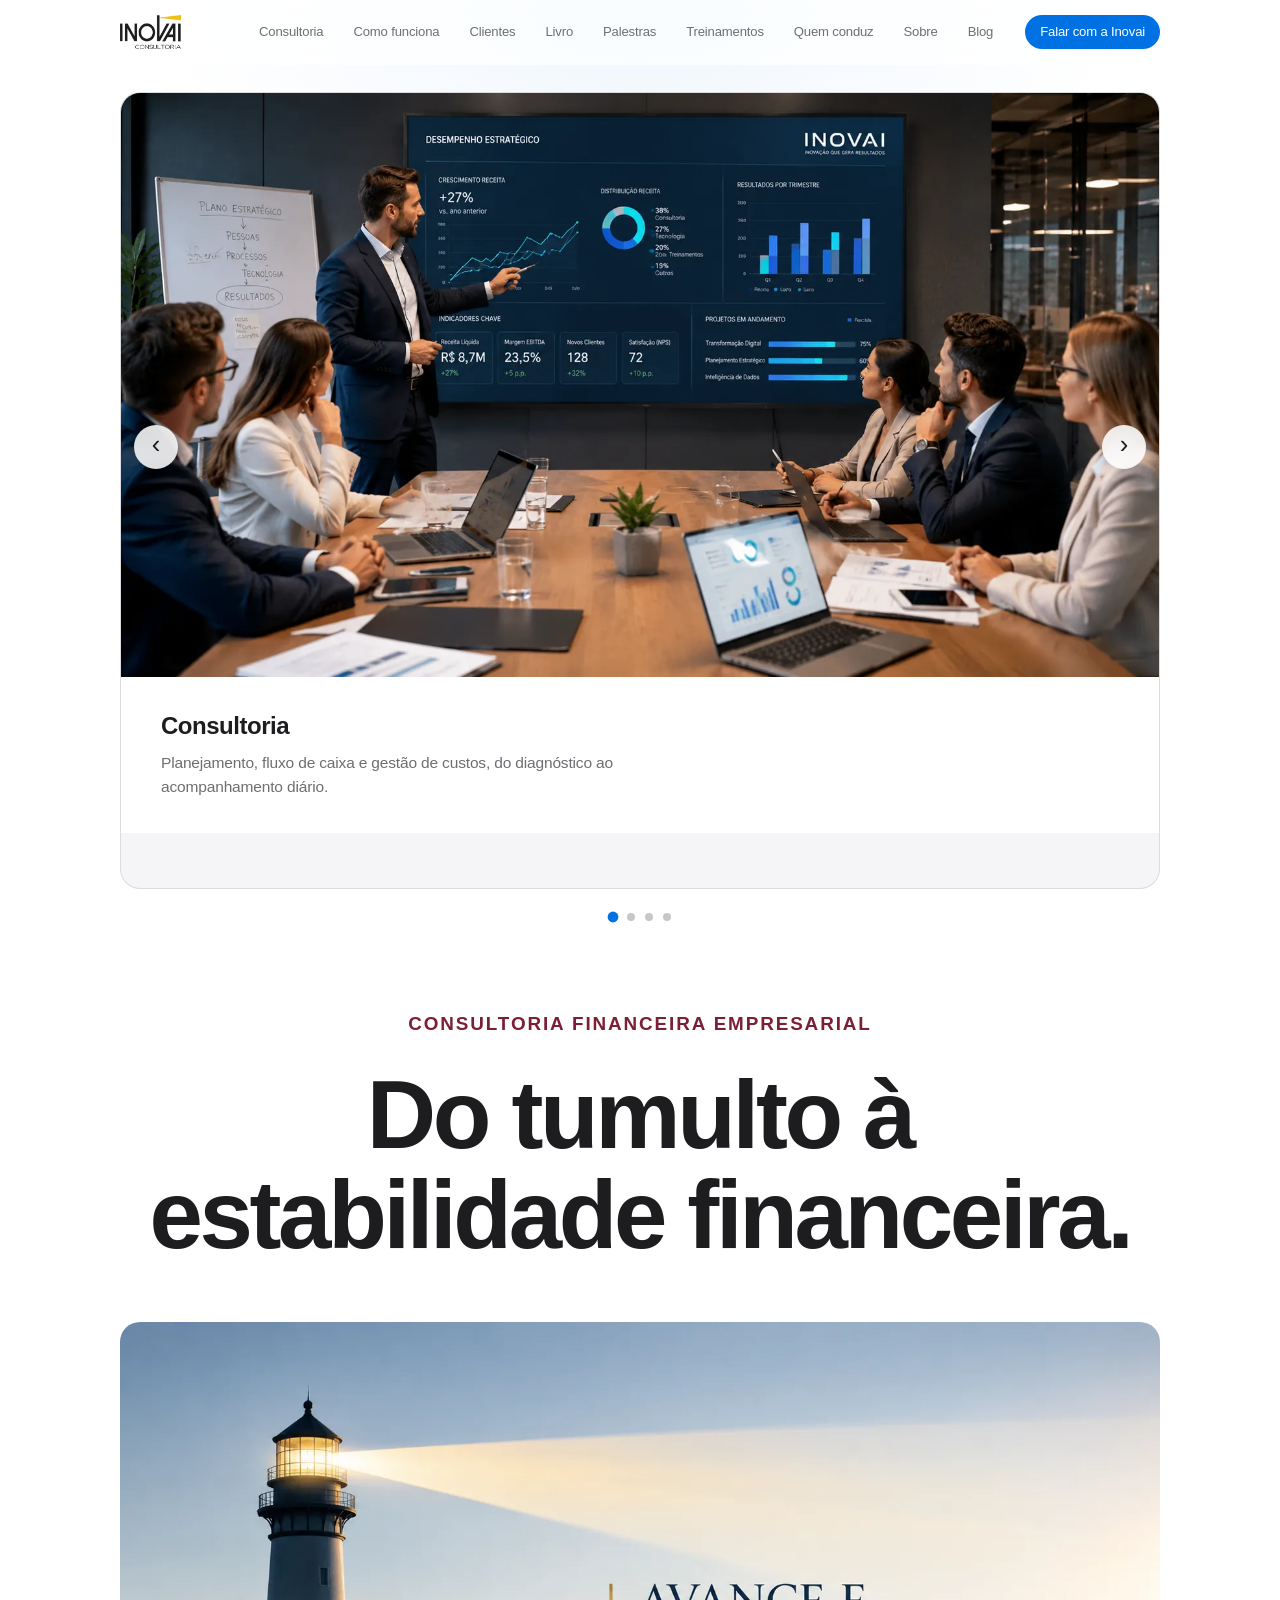
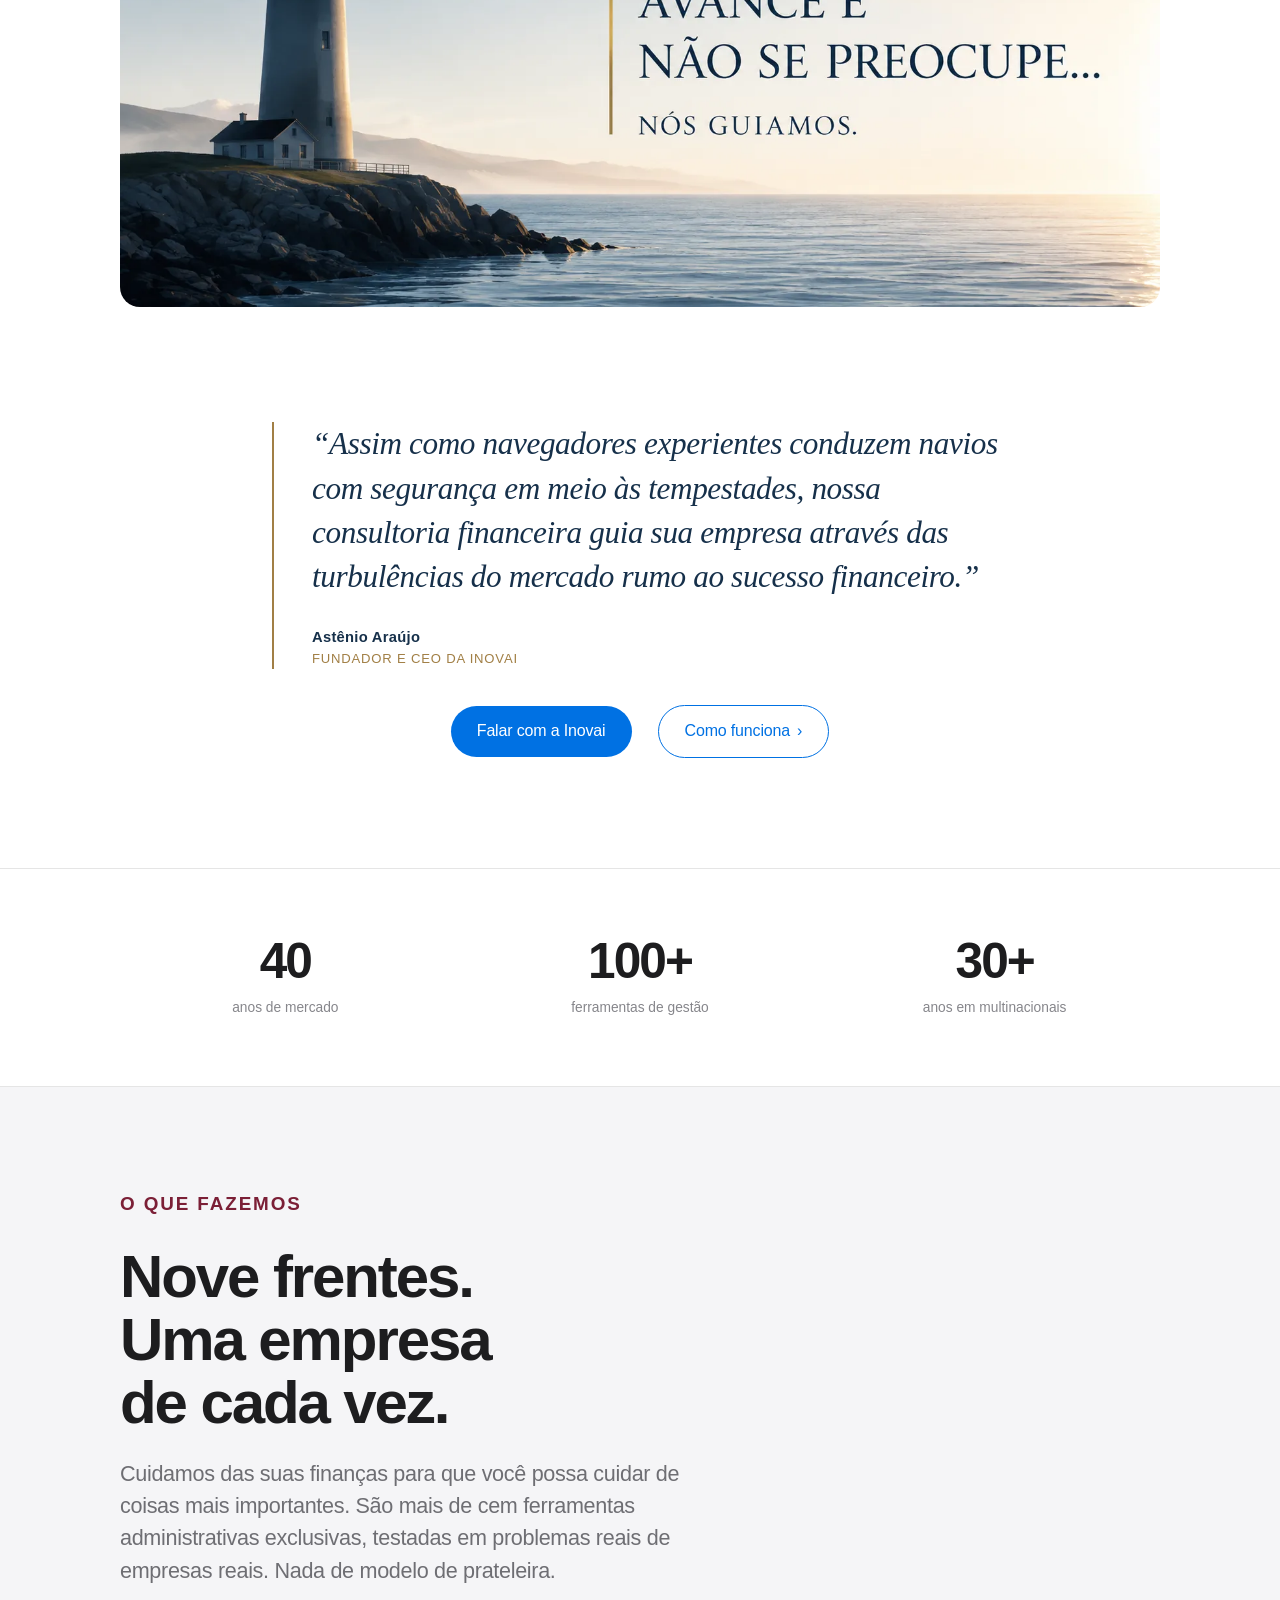
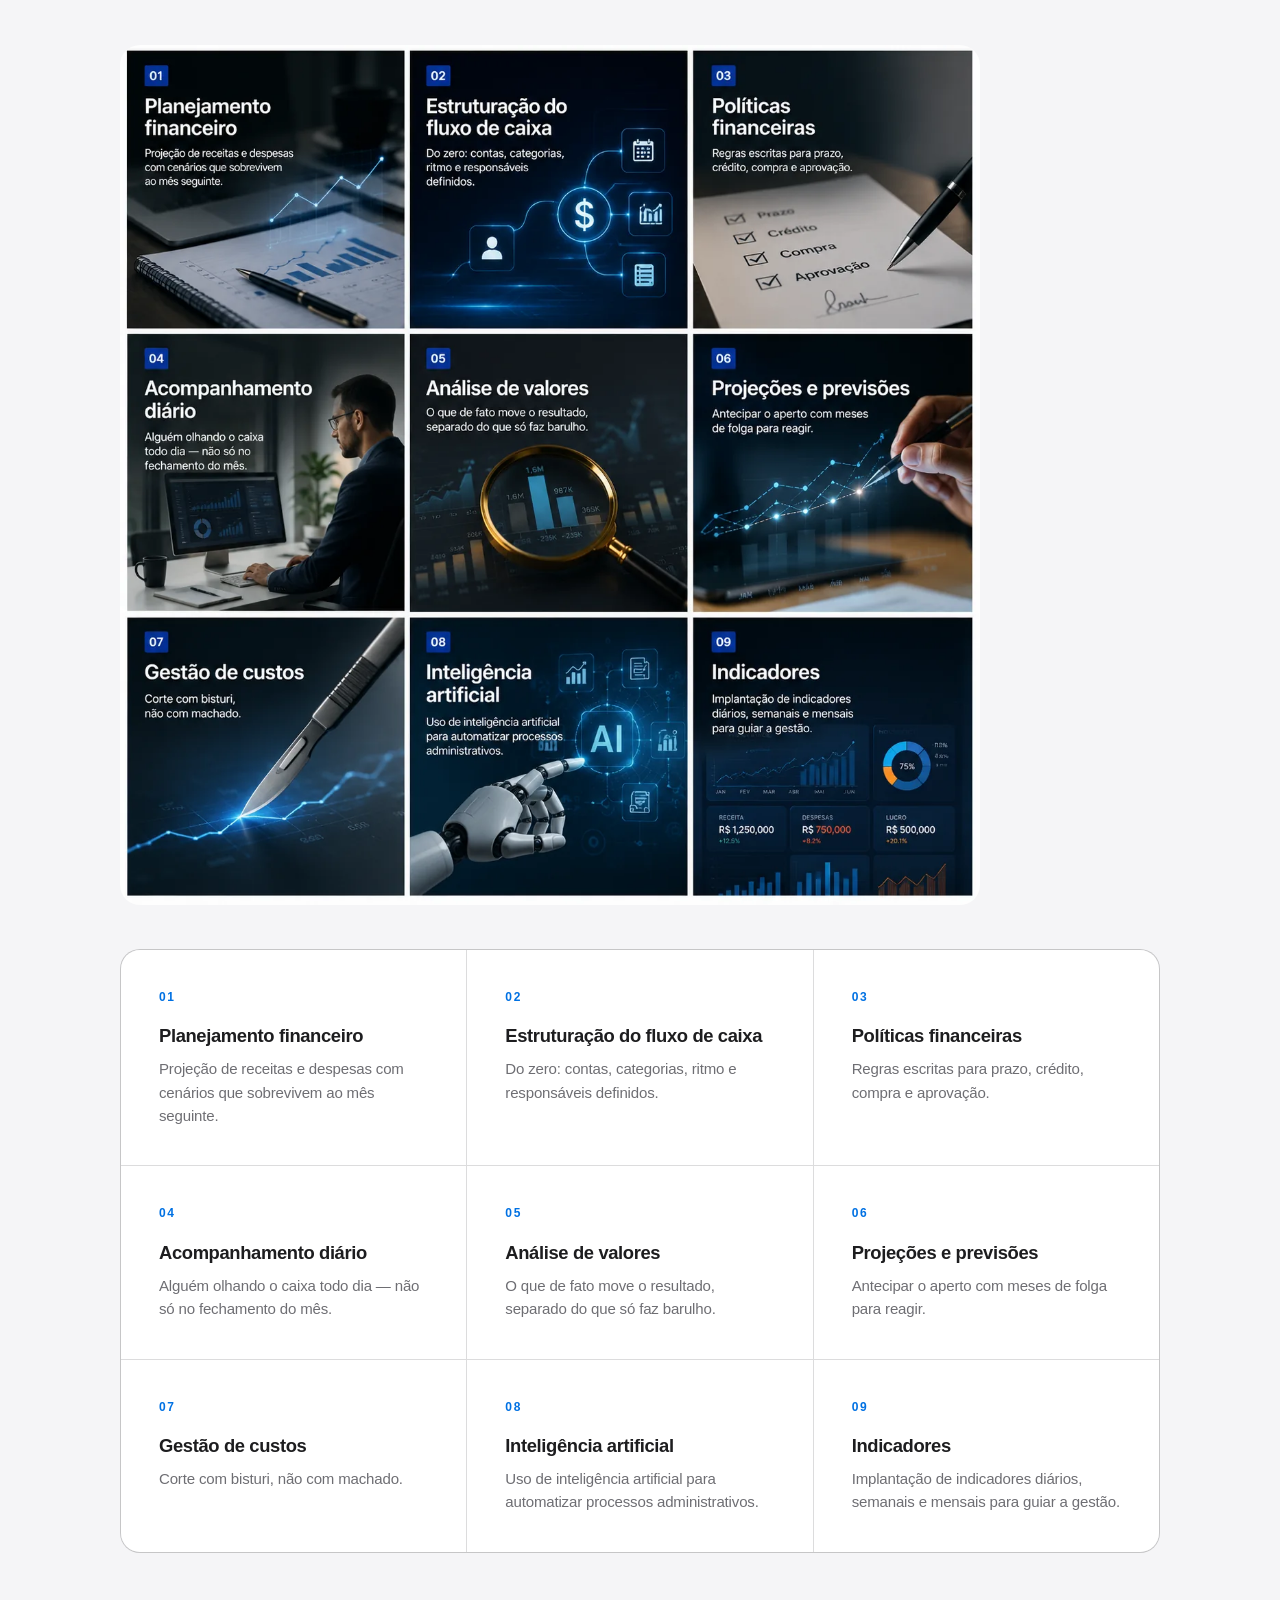
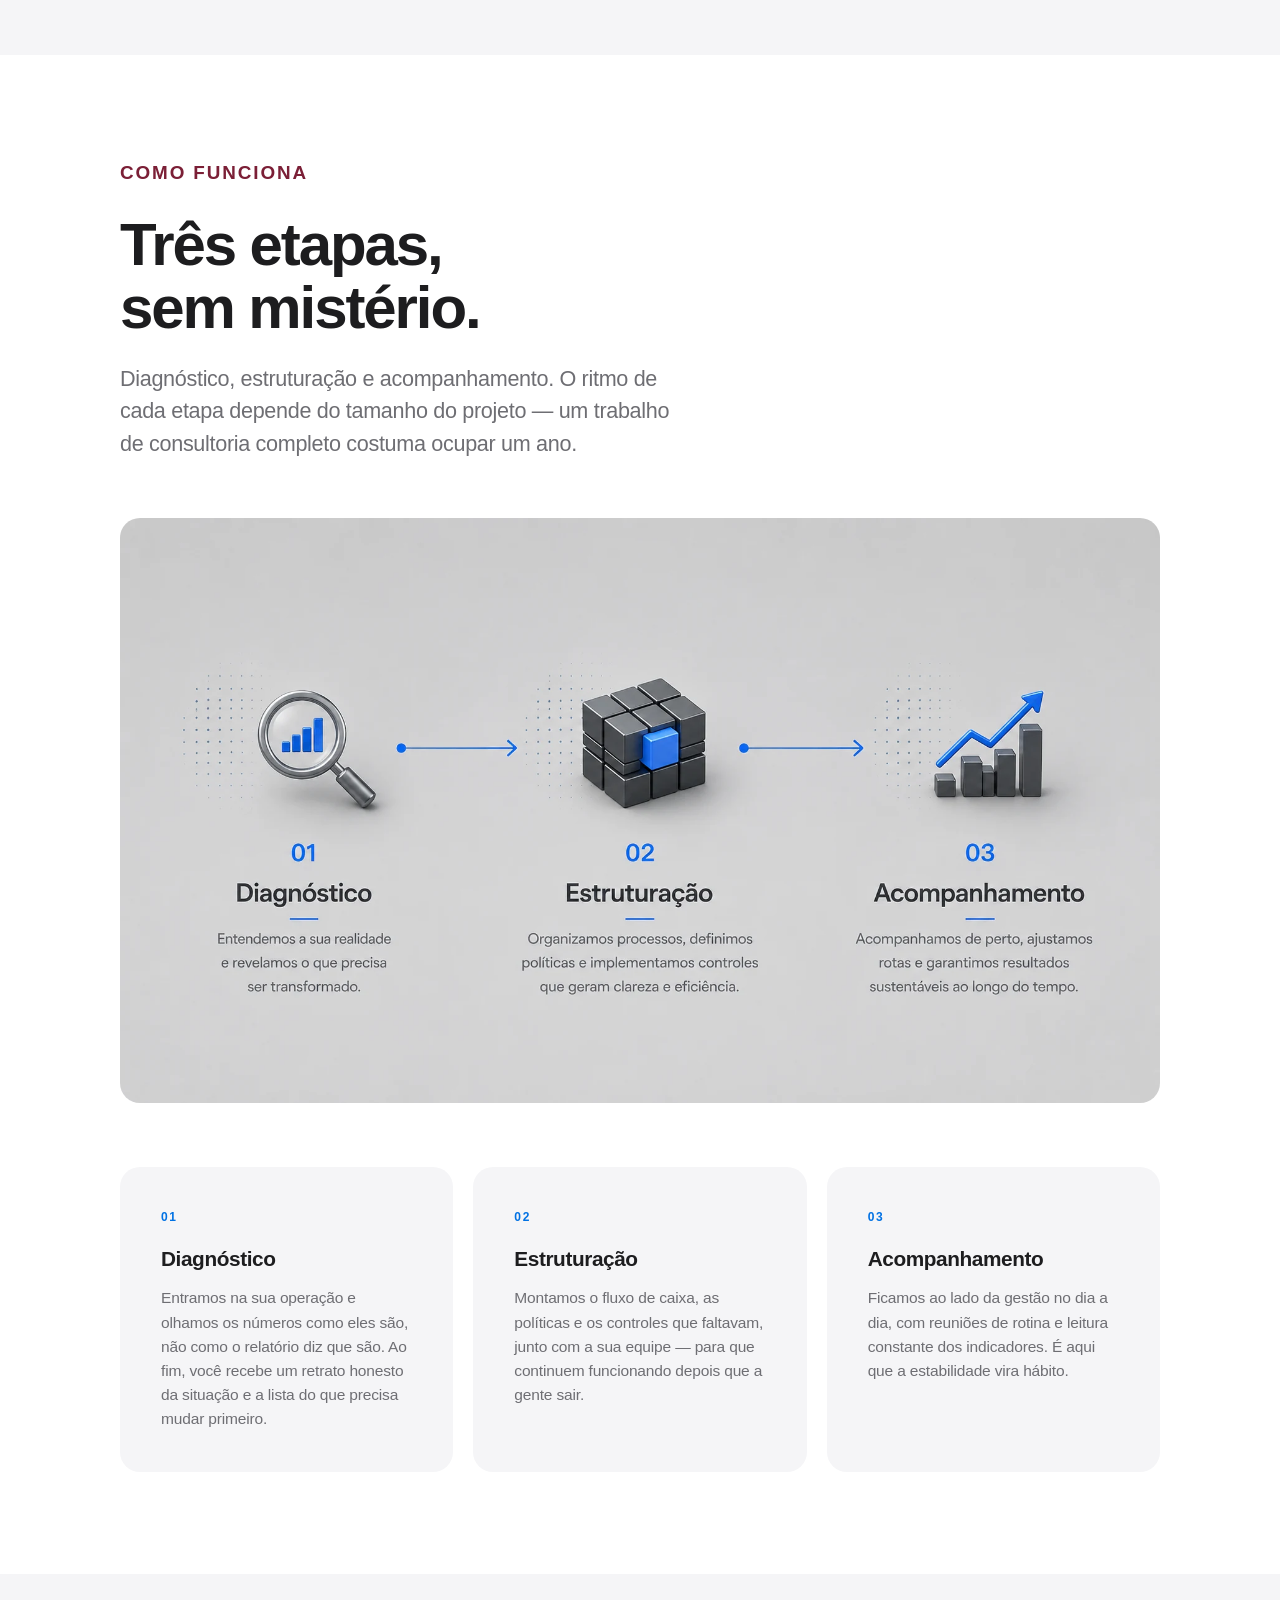
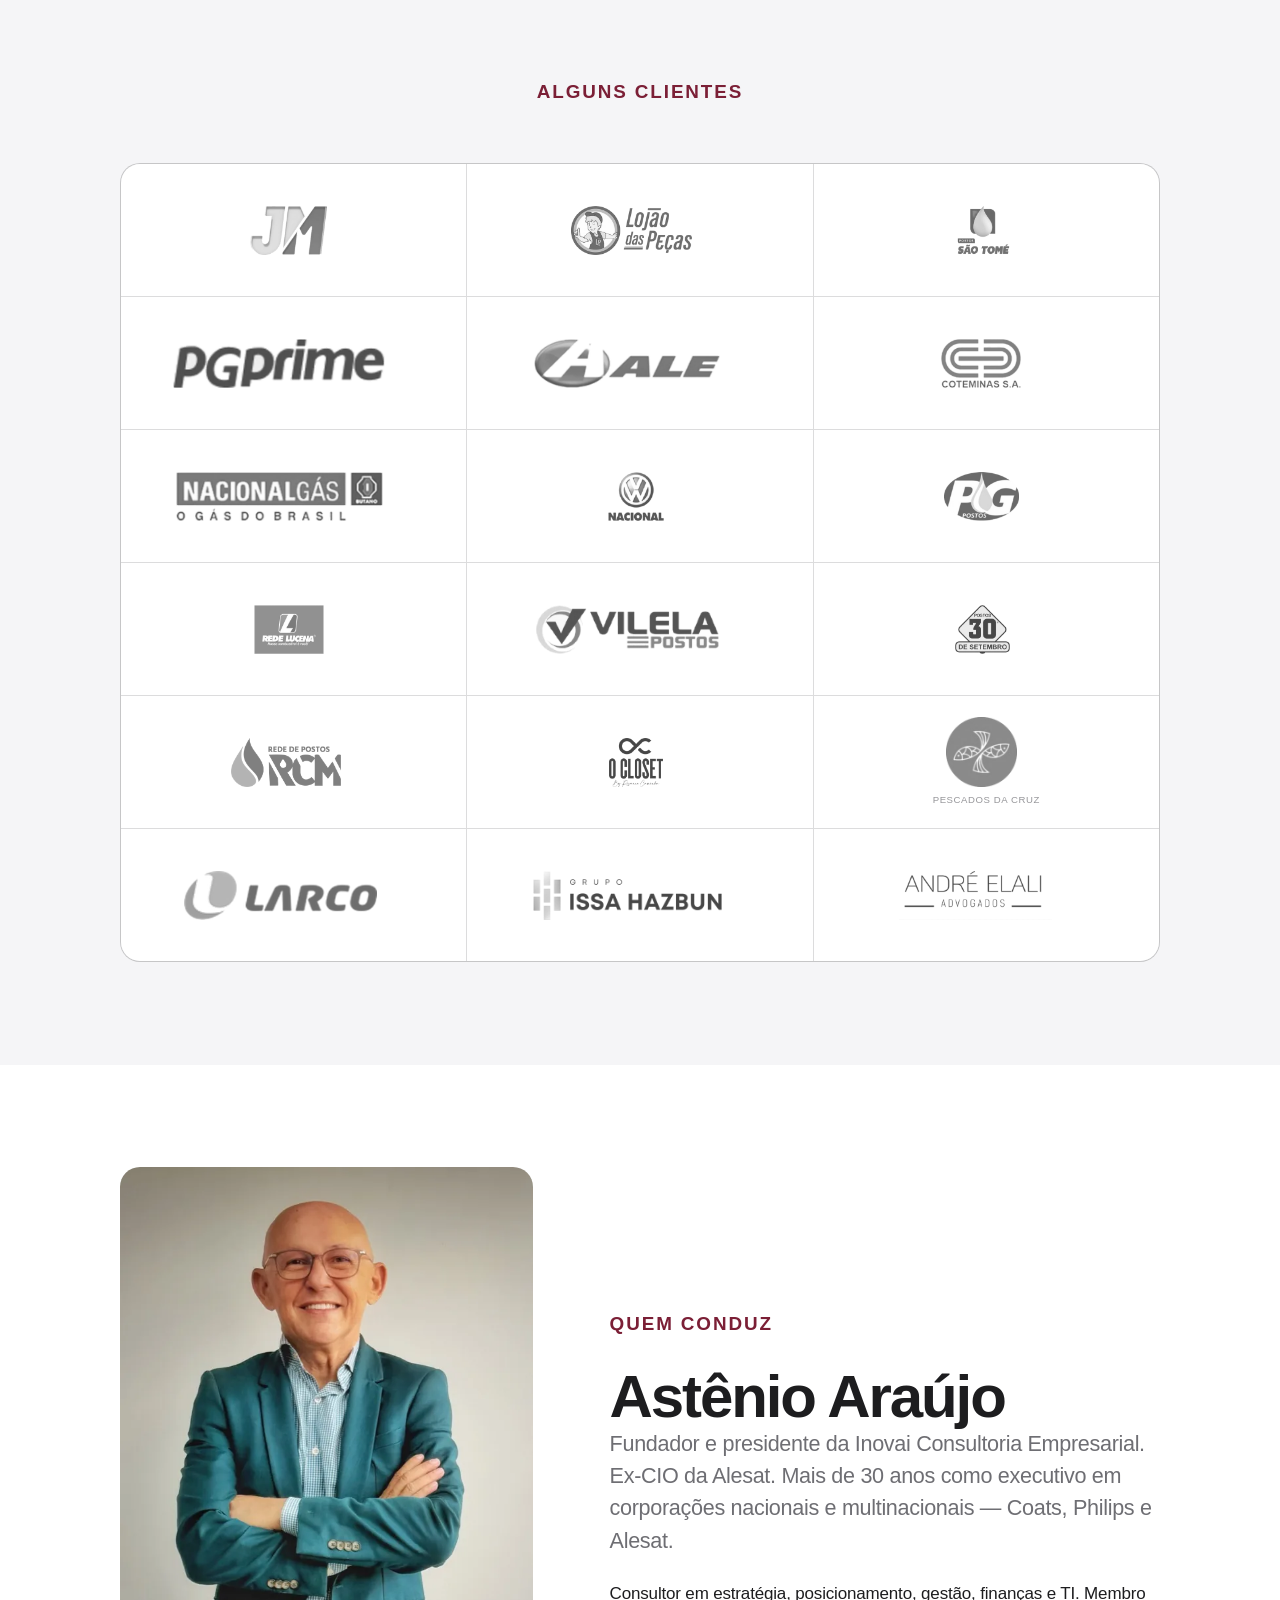
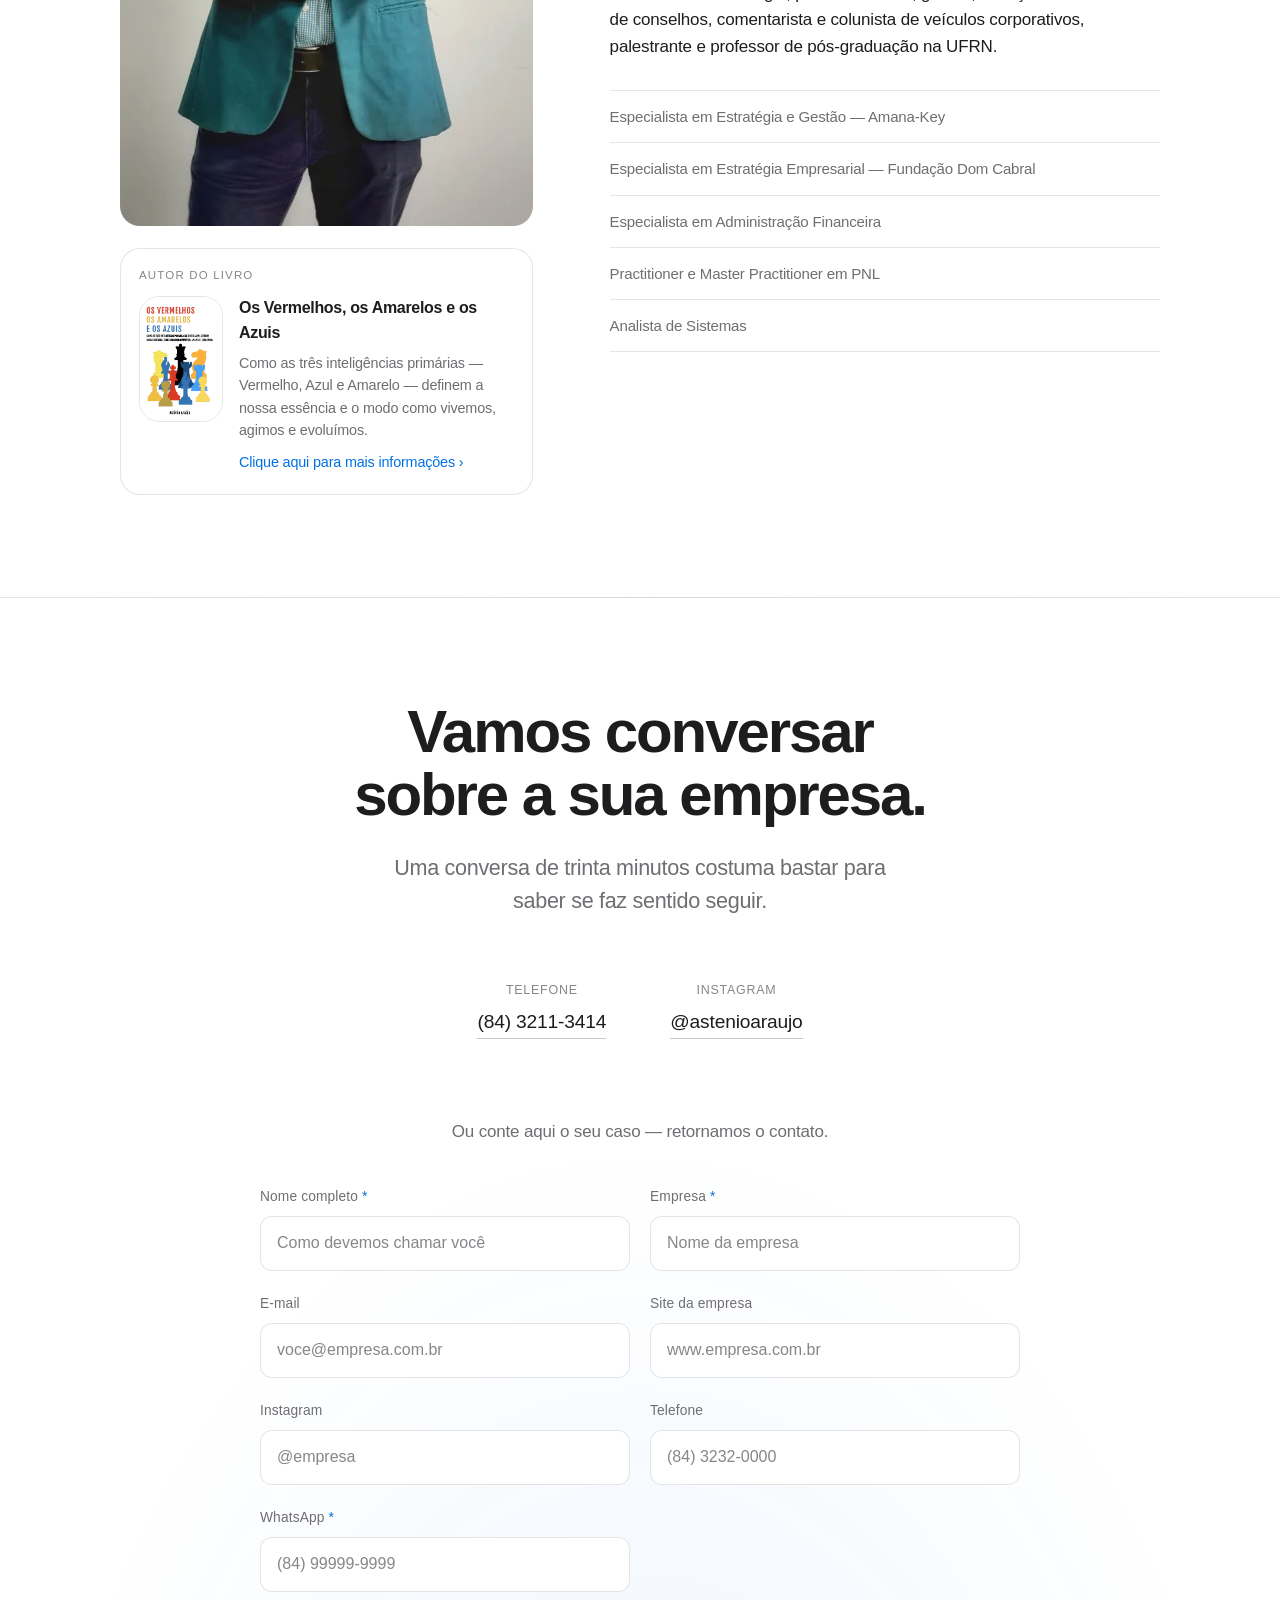
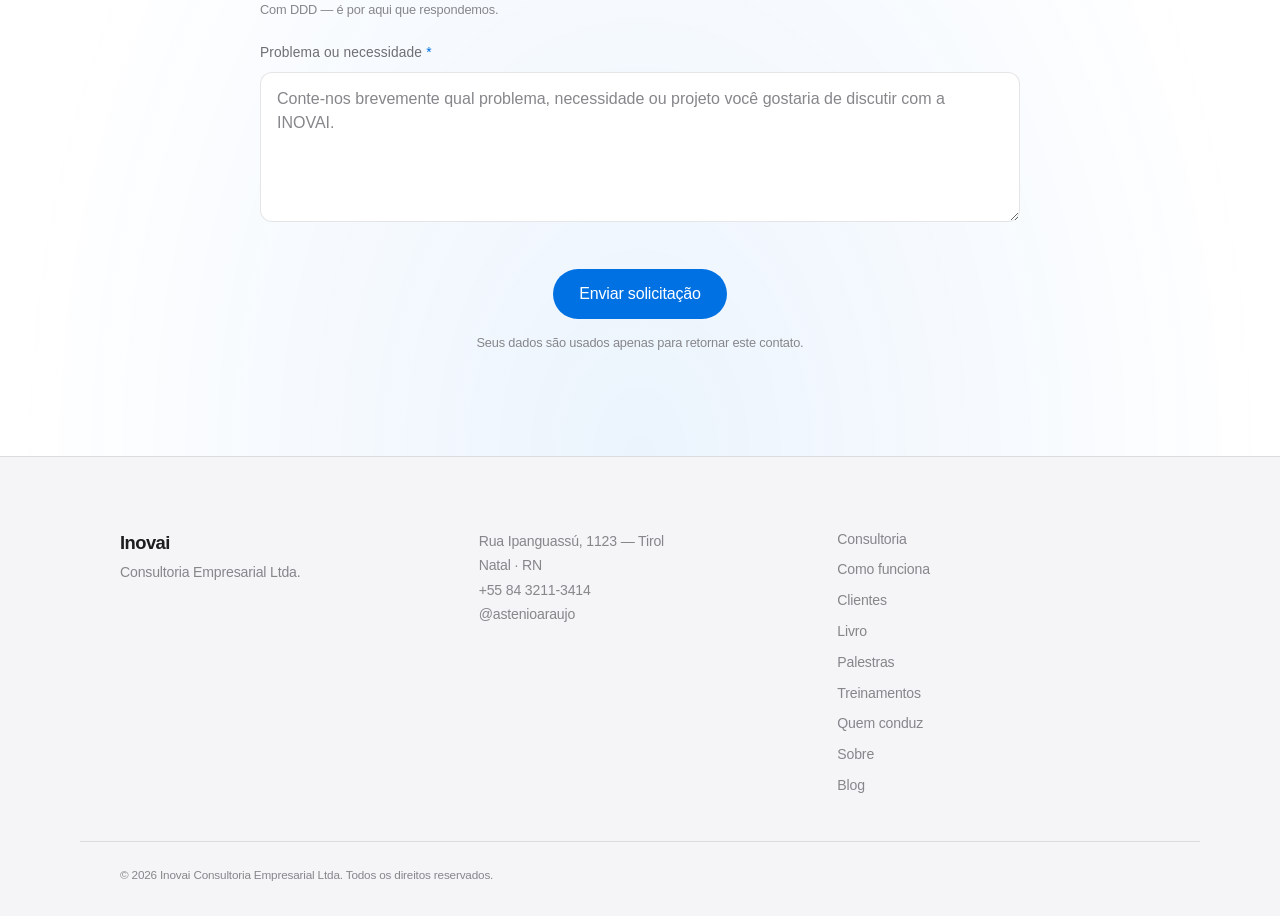
<file: public/index.html>
<!doctype html>
<html lang="pt-BR">
<head>
<meta charset="utf-8">
<meta name="viewport" content="width=device-width, initial-scale=1">
<title>Inovai Consultoria — Consultoria financeira empresarial em Natal/RN</title>
<meta name="description" content="Consultoria financeira para empresas. Planejamento, fluxo de caixa, políticas financeiras e gestão de custos. Do tumulto à estabilidade financeira, com Astênio Araújo.">
<meta name="theme-color" content="#ffffff">
<link rel="stylesheet" href="css/styles.css">
</head>
<body>

<a class="skip" href="#conteudo">Pular para o conteúdo</a>

<header class="nav" id="nav">
  <div class="nav__inner">
    <a class="nav__brand" href="#topo" aria-label="Inovai Consultoria — início">
      <picture>
        <source srcset="img/logo-inovai.webp" type="image/webp">
        <img src="img/logo-inovai.png" width="216" height="120" alt="Inovai Consultoria">
      </picture>
    </a>

    <nav class="nav__links" aria-label="Principal">
      <a href="#consultoria">Consultoria</a>
      <a href="consultoria.html">Como funciona</a>
      <a href="#clientes">Clientes</a>
      <a href="livro.html">Livro</a>
      <a href="palestras.html">Palestras</a>
      <a href="treinamentos.html">Treinamentos</a>
      <a href="#sobre">Quem conduz</a>
      <a href="sobre.html">Sobre</a>
      <a href="blog.html">Blog</a>
    </nav>

    <a class="nav__cta" href="#contato">Falar com a Inovai</a>

    <button class="nav__toggle" id="navToggle" aria-expanded="false" aria-controls="navMenu" aria-label="Abrir menu">
      <span></span><span></span>
    </button>
  </div>

  <div class="menu" id="navMenu" hidden>
    <a href="#consultoria">Consultoria</a>
    <a href="consultoria.html">Como funciona</a>
    <a href="#clientes">Clientes</a>
    <a href="livro.html">Livro</a>
    <a href="palestras.html">Palestras</a>
    <a href="treinamentos.html">Treinamentos</a>
    <a href="#sobre">Quem conduz</a>
    <a href="sobre.html">Sobre</a>
    <a href="blog.html">Blog</a>
    <a href="#contato">Falar com a Inovai</a>
  </div>
</header>

<main id="conteudo">

  <!-- ============ HERO ============ -->
  <section class="hero" id="topo">
    <div class="wrap hero__inner">
      <div class="carrossel hero__midia reveal" aria-roledescription="carrossel"
           aria-label="Produtos da Inovai">
        <div class="carrossel__palco">
          <ul class="carrossel__trilha" id="carrosselTrilha">
        <li class="slide" role="group" aria-roledescription="slide"
            aria-label="1 de 6: Consultoria">
                  <picture>
            <source srcset="img/produto-consultoria.webp" type="image/webp">
            <img src="img/produto-consultoria.jpg" width="1600" height="900"
                 alt="Reunião de apresentação de resultados com painel de indicadores da Inovai">
          </picture>
          <div class="slide__texto">
            <h3>Consultoria</h3>
            <p>Planejamento, fluxo de caixa e gestão de custos, do diagnóstico ao acompanhamento diário.</p>
          </div>
        </li>
        <li class="slide" role="group" aria-roledescription="slide"
            aria-label="2 de 6: Livro">
          <a class="slide__link" href="livro.html">
            <picture>
              <source srcset="img/slide-livro.webp" type="image/webp">
              <img src="img/slide-livro.jpg" width="1600" height="900" loading="lazy"
                   alt="Capa do livro Os Vermelhos, os Amarelos e os Azuis, de Astênio Araújo">
            </picture>
            <div class="slide__texto">
              <h3>Livro</h3>
              <p>Os Vermelhos, os Amarelos e os Azuis — a Metodologia das Cores
                 Primárias aplicada ao autodesenvolvimento.</p>
              <span class="slide__mais">Conhecer o livro ›</span>
            </div>
          </a>
        </li>
        <li class="slide" role="group" aria-roledescription="slide"
            aria-label="3 de 6: Palestras">
          <a class="slide__link" href="palestras.html">
            <picture>
              <source srcset="img/slide-palestras.webp" type="image/webp">
              <img src="img/slide-palestras.jpg" width="1600" height="900" loading="lazy"
                   alt="Astênio Araújo em palestra, de microfone na mão, diante de um auditório lotado">
            </picture>
            <div class="slide__texto">
              <h3>Palestras</h3>
              <p>Administração, estratégia, gestão financeira e gestão de pessoas,
                 para plateias de executivos, empresários e estudantes.</p>
              <span class="slide__mais">Conhecer as palestras ›</span>
            </div>
          </a>
        </li>
        <li class="slide" role="group" aria-roledescription="slide"
            aria-label="4 de 6: Treinamentos">
          <a class="slide__link" href="treinamentos.html">
            <picture>
              <source srcset="img/slide-treinamentos.webp" type="image/webp">
              <img src="img/slide-treinamentos.jpg" width="1600" height="900" loading="lazy"
                   alt="Astênio Araújo conduzindo um treinamento de liderança diante da plateia">
            </picture>
            <div class="slide__texto">
              <h3>Treinamentos</h3>
              <p>Doze módulos gerenciais, de liderança e gestão a neurovendas,
                 feedback e gestão quântica.</p>
              <span class="slide__mais">Conhecer os treinamentos ›</span>
            </div>
          </a>
        </li>
        <!--
          Os outros produtos entram aqui conforme as imagens ficarem prontas.
          Basta descomentar um bloco por vez e acrescentar o ponto correspondente
          em .carrossel__pontos — as setas e os pontos aparecem sozinhos a partir
          do segundo slide.
        -->
        <!--
        <li class="slide" role="group" aria-roledescription="slide"
            aria-label="5 de 6: Mentorias">
                  <div class="slide__vazio">
            <span>Imagem em preparação</span>
          </div>
          <div class="slide__texto">
            <h3>Mentorias</h3>
            <p>[Uma linha sobre as mentorias — para quem e em que ritmo.]</p>
          </div>
        </li>
        <li class="slide" role="group" aria-roledescription="slide"
            aria-label="6 de 6: Metodologia das Cores">
                  <div class="slide__vazio">
            <span>Imagem em preparação</span>
          </div>
          <div class="slide__texto">
            <h3>Metodologia das Cores</h3>
            <p>[Uma linha sobre a metodologia das cores — o que ela revela.]</p>
          </div>
        </li>
        -->
          </ul>
        </div>

        <button class="carrossel__seta carrossel__seta--anterior" type="button"
                id="carrosselAnterior" aria-label="Produto anterior" hidden>
          <span aria-hidden="true">‹</span>
        </button>
        <button class="carrossel__seta carrossel__seta--proximo" type="button"
                id="carrosselProximo" aria-label="Próximo produto" hidden>
          <span aria-hidden="true">›</span>
        </button>

        <div class="carrossel__pontos" id="carrosselPontos" role="tablist"
             aria-label="Escolher produto" hidden>
          <button type="button" role="tab" aria-label="Consultoria" aria-selected="true"></button>
          <button type="button" role="tab" aria-label="Livro" aria-selected="false"></button>
          <button type="button" role="tab" aria-label="Palestras" aria-selected="false"></button>
          <button type="button" role="tab" aria-label="Treinamentos" aria-selected="false"></button>
        </div>
      </div>

      <p class="eyebrow reveal">Consultoria financeira empresarial</p>
      <h1 class="hero__title reveal">
        Do tumulto à<br>estabilidade financeira.
      </h1>

      <figure class="hero__farol reveal">
        <picture>
          <source srcset="img/farol.webp" type="image/webp">
          <img src="img/farol.jpg" width="1600" height="900" loading="lazy"
               alt="Farol iluminando o mar ao amanhecer, com a frase: Avance e não se preocupe… nós guiamos.">
        </picture>
      </figure>

      <figure class="quote hero__citacao">
        <blockquote class="reveal">
          “Assim como navegadores experientes conduzem navios com segurança
          em meio às tempestades, nossa consultoria financeira guia sua empresa
          através das turbulências do mercado rumo ao sucesso financeiro.”
        </blockquote>
        <figcaption class="reveal">
          <strong>Astênio Araújo</strong>
          <span>Fundador e CEO da Inovai</span>
        </figcaption>
      </figure>

      <div class="hero__actions reveal">
        <a class="btn btn--primary" href="#contato">Falar com a Inovai</a>
        <a class="btn btn--ghost" href="#metodo">Como funciona <span aria-hidden="true">›</span></a>
      </div>

    </div>

    <div class="hero__glow" aria-hidden="true"></div>
  </section>


  <!-- ============ NÚMEROS ============ -->
  <section class="stats">
    <div class="wrap stats__grid">
      <div class="stat reveal"><strong>40</strong><span>anos de mercado</span></div>
      <div class="stat reveal"><strong>100+</strong><span>ferramentas de gestão</span></div>
      <div class="stat reveal"><strong>30+</strong><span>anos em multinacionais</span></div>
    </div>
  </section>

  <!-- ============ CONSULTORIA / SERVIÇOS ============ -->
  <section class="section section--alt" id="consultoria">
    <div class="wrap">
      <header class="section__head">
        <p class="eyebrow reveal">O que fazemos</p>
        <h2 class="reveal">Nove frentes.<br>Uma empresa<br>de cada vez.</h2>
        <p class="lead reveal">
          Cuidamos das suas finanças para que você possa cuidar de coisas mais
          importantes. São mais de cem ferramentas administrativas exclusivas,
          testadas em problemas reais de empresas reais. Nada de modelo de
          prateleira.
        </p>
      </header>

      <!-- O mosaico repete, em imagem, as nove frentes listadas logo abaixo.
           Por isso o alt é curto: quem usa leitor de tela ouviria tudo duas
           vezes se a imagem descrevesse item por item. -->
      <figure class="frentes reveal">
        <picture>
          <source srcset="img/frentes.webp" type="image/webp">
          <img src="img/frentes.jpg" width="1254" height="1254" loading="lazy"
               alt="Mosaico com as nove frentes de consultoria, detalhadas na lista a seguir.">
        </picture>
      </figure>

      <ol class="services">
        <li class="reveal"><span>01</span><h3>Planejamento financeiro</h3><p>Projeção de receitas e despesas com cenários que sobrevivem ao mês seguinte.</p></li>
        <li class="reveal"><span>02</span><h3>Estruturação do fluxo de caixa</h3><p>Do zero: contas, categorias, ritmo e responsáveis definidos.</p></li>
        <li class="reveal"><span>03</span><h3>Políticas financeiras</h3><p>Regras escritas para prazo, crédito, compra e aprovação.</p></li>
        <li class="reveal"><span>04</span><h3>Acompanhamento diário</h3><p>Alguém olhando o caixa todo dia — não só no fechamento do mês.</p></li>
        <li class="reveal"><span>05</span><h3>Análise de valores</h3><p>O que de fato move o resultado, separado do que só faz barulho.</p></li>
        <li class="reveal"><span>06</span><h3>Projeções e previsões</h3><p>Antecipar o aperto com meses de folga para reagir.</p></li>
        <li class="reveal"><span>07</span><h3>Gestão de custos</h3><p>Corte com bisturi, não com machado.</p></li>
        <li class="reveal"><span>08</span><h3>Inteligência artificial</h3><p>Uso de inteligência artificial para automatizar processos administrativos.</p></li>
        <li class="reveal"><span>09</span><h3>Indicadores</h3><p>Implantação de indicadores diários, semanais e mensais para guiar a gestão.</p></li>
      </ol>
    </div>
  </section>

  <!-- ============ MÉTODO ============ -->
  <section class="section" id="metodo">
    <div class="wrap">
      <header class="section__head">
        <p class="eyebrow reveal">Como funciona</p>
        <h2 class="reveal">Três etapas,<br>sem mistério.</h2>
        <p class="lead reveal">
          Diagnóstico, estruturação e acompanhamento. O ritmo de cada etapa depende
          do tamanho do projeto — um trabalho de consultoria completo costuma
          ocupar um ano.
        </p>
      </header>

      <!-- Desenho do fluxo (arte) — no celular dá lugar à linha do tempo abaixo -->
      <figure class="fluxo-arte reveal">
        <picture>
          <source
            type="image/webp"
            srcset="img/fluxo-800.webp 836w, img/fluxo.webp 1672w"
            sizes="(min-width:1120px) 1040px, 92vw">
          <img
            src="img/fluxo.jpg"
            srcset="img/fluxo-800.jpg 836w, img/fluxo.jpg 1672w"
            sizes="(min-width:1120px) 1040px, 92vw"
            width="1672" height="941" loading="lazy" decoding="async"
            alt="Fluxo do método em três etapas: 01 Diagnóstico — entendemos a sua realidade e revelamos o que precisa ser transformado; 02 Estruturação — organizamos processos, definimos políticas e implementamos controles que geram clareza e eficiência; 03 Acompanhamento — acompanhamos de perto, ajustamos rotas e garantimos resultados sustentáveis ao longo do tempo.">
        </picture>
      </figure>

      <!-- Linha do tempo (só no celular, onde a arte ficaria ilegível) -->
      <div class="fluxo reveal" role="img"
           aria-label="Linha do tempo do método: começa no diagnóstico, segue para a estruturação e termina no acompanhamento, ao longo de cerca de um ano.">
        <ol class="fluxo__linha">
          <li class="fluxo__no">
            <span class="fluxo__ponto"><span>01</span></span>
            <span class="fluxo__rotulo">Diagnóstico</span>
            <span class="fluxo__nota">Retrato honesto</span>
          </li>
          <li class="fluxo__no">
            <span class="fluxo__ponto"><span>02</span></span>
            <span class="fluxo__rotulo">Estruturação</span>
            <span class="fluxo__nota">Controles de pé</span>
          </li>
          <li class="fluxo__no">
            <span class="fluxo__ponto"><span>03</span></span>
            <span class="fluxo__rotulo">Acompanhamento</span>
            <span class="fluxo__nota">Estabilidade vira hábito</span>
          </li>
        </ol>
        <p class="fluxo__escala" aria-hidden="true">
          <span>início</span><span>≈ um ano</span>
        </p>
      </div>

      <div class="steps">
        <article class="step reveal">
          <span class="step__num">01</span>
          <h3>Diagnóstico</h3>
          <p>
            Entramos na sua operação e olhamos os números como eles são, não como
            o relatório diz que são. Ao fim, você recebe um retrato honesto da situação
            e a lista do que precisa mudar primeiro.
          </p>
        </article>

        <article class="step reveal">
          <span class="step__num">02</span>
          <h3>Estruturação</h3>
          <p>
            Montamos o fluxo de caixa, as políticas e os controles que faltavam,
            junto com a sua equipe — para que continuem funcionando depois que a
            gente sair.
          </p>
        </article>

        <article class="step reveal">
          <span class="step__num">03</span>
          <h3>Acompanhamento</h3>
          <p>
            Ficamos ao lado da gestão no dia a dia, com reuniões de rotina e leitura
            constante dos indicadores. É aqui que a estabilidade vira hábito.
          </p>
        </article>
      </div>
    </div>
  </section>

  <!-- ============ CLIENTES ============ -->
  <section class="section section--alt" id="clientes">
    <div class="wrap">
      <header class="section__head section__head--center">
        <p class="eyebrow reveal">Alguns clientes</p>
      </header>

      <ul class="logos">
        <li class="logo reveal">
          <picture>
            <source srcset="img/clientes/jm.webp" type="image/webp">
            <img src="img/clientes/jm.png" alt="JM" loading="lazy">
          </picture>
        </li>
        <li class="logo reveal">
          <picture>
            <source srcset="img/clientes/lojao-das-pecas.webp" type="image/webp">
            <img src="img/clientes/lojao-das-pecas.png" alt="Lojão das Peças" loading="lazy">
          </picture>
        </li>
        <li class="logo reveal">
          <picture>
            <source srcset="img/clientes/postos-sao-tome.webp" type="image/webp">
            <img src="img/clientes/postos-sao-tome.png" alt="Postos São Tomé" loading="lazy">
          </picture>
        </li>
        <li class="logo reveal">
          <picture>
            <source srcset="img/clientes/pgprime.webp" type="image/webp">
            <img src="img/clientes/pgprime.png" alt="PGprime" loading="lazy">
          </picture>
        </li>
        <li class="logo reveal">
          <picture>
            <source srcset="img/clientes/ale.webp" type="image/webp">
            <img src="img/clientes/ale.png" alt="Ale Combustíveis" loading="lazy">
          </picture>
        </li>
        <li class="logo reveal">
          <picture>
            <source srcset="img/clientes/coteminas.webp" type="image/webp">
            <img src="img/clientes/coteminas.png" alt="Coteminas S.A." loading="lazy">
          </picture>
        </li>
        <li class="logo reveal">
          <picture>
            <source srcset="img/clientes/nacional-gas.webp" type="image/webp">
            <img src="img/clientes/nacional-gas.png" alt="Nacional Gás" loading="lazy">
          </picture>
        </li>
        <li class="logo reveal">
          <picture>
            <source srcset="img/clientes/volkswagen-nacional.webp" type="image/webp">
            <img src="img/clientes/volkswagen-nacional.png" alt="Volkswagen Nacional" loading="lazy">
          </picture>
        </li>
        <li class="logo reveal">
          <picture>
            <source srcset="img/clientes/pg-postos.webp" type="image/webp">
            <img src="img/clientes/pg-postos.png" alt="PG Postos" loading="lazy">
          </picture>
        </li>
        <li class="logo logo--chapado reveal">
          <picture>
            <source srcset="img/clientes/rede-lucena.webp" type="image/webp">
            <img src="img/clientes/rede-lucena.png" alt="Rede Lucena" loading="lazy">
          </picture>
        </li>
        <li class="logo reveal">
          <picture>
            <source srcset="img/clientes/vilela-postos.webp" type="image/webp">
            <img src="img/clientes/vilela-postos.png" alt="Vilela Postos" loading="lazy">
          </picture>
        </li>
        <li class="logo reveal">
          <picture>
            <source srcset="img/clientes/postos-30-de-setembro.webp" type="image/webp">
            <img src="img/clientes/postos-30-de-setembro.png" alt="Postos 30 de Setembro" loading="lazy">
          </picture>
        </li>
        <li class="logo reveal">
          <picture>
            <source srcset="img/clientes/rcm-postos.webp" type="image/webp">
            <img src="img/clientes/rcm-postos.png" alt="Rede de Postos RCM" loading="lazy">
          </picture>
        </li>
        <li class="logo reveal">
          <picture>
            <source srcset="img/clientes/o-closet.webp" type="image/webp">
            <img src="img/clientes/o-closet.png" alt="O Closet" loading="lazy">
          </picture>
        </li>
        <!-- O logo do Pescados da Cruz é só o símbolo, sem o nome; por isso o
             nome vem como texto embaixo, fora da figura. -->
        <li class="logo logo--nome reveal">
          <picture>
            <source srcset="img/clientes/pescados-da-cruz.webp" type="image/webp">
            <img src="img/clientes/pescados-da-cruz.png" alt="Pescados da Cruz" loading="lazy">
          </picture>
          <span class="logo__nome">Pescados da Cruz</span>
        </li>
        <li class="logo reveal">
          <picture>
            <source srcset="img/clientes/larco.webp" type="image/webp">
            <img src="img/clientes/larco.png" alt="Larco Petróleo" loading="lazy">
          </picture>
        </li>
        <li class="logo reveal">
          <picture>
            <source srcset="img/clientes/grupo-issa-hazbun.webp" type="image/webp">
            <img src="img/clientes/grupo-issa-hazbun.png" alt="Grupo Issa Hazbun" loading="lazy">
          </picture>
        </li>
        <li class="logo reveal">
          <picture>
            <source srcset="img/clientes/andre-elali.webp" type="image/webp">
            <img src="img/clientes/andre-elali.png" alt="André Elali Advogados" loading="lazy">
          </picture>
        </li>
      </ul>
    </div>
  </section>

  <!-- ============ QUEM CONDUZ ============ -->
  <section class="section" id="sobre">
    <div class="wrap about">
      <div class="about__photo reveal">
        <picture>
          <source srcset="img/astenio.webp" type="image/webp">
          <img src="img/astenio.jpg" width="627" height="1000" loading="lazy"
               alt="Astênio Araújo, fundador da Inovai Consultoria">
        </picture>

        <!-- O cartão inteiro é link para a landing do livro -->
        <a class="autor reveal" href="livro.html">
          <span class="autor__rotulo">Autor do livro</span>
          <div class="autor__conteudo">
            <picture class="autor__capa">
              <source srcset="img/livro.webp" type="image/webp">
              <img src="img/livro.jpg" width="1100" height="1665" loading="lazy"
                   alt="Capa do livro Os Vermelhos, os Amarelos e os Azuis">
            </picture>
            <div class="autor__texto">
              <strong>Os Vermelhos, os Amarelos e os Azuis</strong>
              <p>Como as três inteligências primárias — Vermelho, Azul e Amarelo —
                 definem a nossa essência e o modo como vivemos, agimos e evoluímos.</p>
              <span class="autor__mais">Clique aqui para mais informações ›</span>
            </div>
          </div>
        </a>
      </div>

      <div class="about__copy">
        <p class="eyebrow reveal">Quem conduz</p>
        <h2 class="reveal">Astênio Araújo</h2>
        <p class="lead reveal">
          Fundador e presidente da Inovai Consultoria Empresarial. Ex-CIO da Alesat.
          Mais de 30 anos como executivo em corporações nacionais e multinacionais —
          Coats, Philips e Alesat.
        </p>
        <p class="reveal">
          Consultor em estratégia, posicionamento, gestão, finanças e TI. Membro de
          conselhos, comentarista e colunista de veículos corporativos, palestrante e
          professor de pós-graduação na UFRN.
        </p>
        <ul class="creds reveal">
          <li>Especialista em Estratégia e Gestão — Amana-Key</li>
          <li>Especialista em Estratégia Empresarial — Fundação Dom Cabral</li>
          <li>Especialista em Administração Financeira</li>
          <li>Practitioner e Master Practitioner em PNL</li>
          <li>Analista de Sistemas</li>
        </ul>
      </div>
    </div>
  </section>

  <!-- ============ CTA FINAL ============ -->
  <section class="section closing" id="contato">
    <div class="wrap closing__inner">
      <h2 class="reveal">Vamos conversar<br>sobre a sua empresa.</h2>
      <p class="lead reveal">Uma conversa de trinta minutos costuma bastar para saber se faz sentido seguir.</p>
      <ul class="contatos reveal">
        <li>
          <span class="contatos__rotulo">Telefone</span>
          <a href="tel:+558432113414">(84) 3211-3414</a>
        </li>
        <li>
          <span class="contatos__rotulo">Instagram</span>
          <a href="https://instagram.com/astenioaraujo" target="_blank" rel="noopener">@astenioaraujo</a>
        </li>
      </ul>

      <form class="form reveal" id="formContato" novalidate>
        <p class="form__intro">Ou conte aqui o seu caso — retornamos o contato.</p>

        <!-- Web3Forms: a chave é pública por natureza, ela só endereça o envio
             para a caixa cadastrada. Não dá acesso a nada — pode ficar no HTML. -->
        <input type="hidden" name="access_key" value="b5db4f8d-cea5-414e-a838-e527a582b4c8">
        <input type="hidden" name="subject" value="Contato pelo site da Inovai">
        <input type="hidden" name="from_name" value="Site Inovai">

        <div class="form__grid">
          <div class="field">
            <label for="nome">Nome completo <span class="req" aria-hidden="true">*</span></label>
            <input id="nome" name="nome" type="text" autocomplete="name" required
                   maxlength="120" placeholder="Como devemos chamar você">
            <p class="field__erro" data-erro-de="nome" hidden></p>
          </div>

          <div class="field">
            <label for="empresa">Empresa <span class="req" aria-hidden="true">*</span></label>
            <input id="empresa" name="empresa" type="text" autocomplete="organization" required
                   maxlength="120" placeholder="Nome da empresa">
            <p class="field__erro" data-erro-de="empresa" hidden></p>
          </div>

          <div class="field">
            <label for="email">E-mail</label>
            <input id="email" name="email" type="email" autocomplete="email"
                   maxlength="180" placeholder="voce@empresa.com.br">
            <p class="field__erro" data-erro-de="email" hidden></p>
          </div>

          <div class="field">
            <label for="site">Site da empresa</label>
            <input id="site" name="site" type="text" maxlength="180"
                   placeholder="www.empresa.com.br">
          </div>

          <div class="field">
            <label for="instagram">Instagram</label>
            <input id="instagram" name="instagram" type="text" maxlength="120"
                   placeholder="@empresa">
          </div>

          <div class="field">
            <label for="telefone">Telefone</label>
            <input id="telefone" name="telefone" type="tel" autocomplete="tel"
                   inputmode="tel" maxlength="20" placeholder="(84) 3232-0000">
            <p class="field__erro" data-erro-de="telefone" hidden></p>
          </div>

          <div class="field">
            <label for="whatsapp">WhatsApp <span class="req" aria-hidden="true">*</span></label>
            <input id="whatsapp" name="whatsapp" type="tel" inputmode="tel" required
                   maxlength="20" placeholder="(84) 99999-9999">
            <p class="field__hint">Com DDD — é por aqui que respondemos.</p>
            <p class="field__erro" data-erro-de="whatsapp" hidden></p>
          </div>

          <div class="field field--full">
            <label for="descricao">Problema ou necessidade <span class="req" aria-hidden="true">*</span></label>
            <textarea id="descricao" name="descricao" rows="5" required maxlength="3000"
                      placeholder="Conte-nos brevemente qual problema, necessidade ou projeto você gostaria de discutir com a INOVAI."></textarea>
            <p class="field__erro" data-erro-de="descricao" hidden></p>
          </div>
        </div>

        <!-- Anti-spam: invisível para pessoas, atraente para robôs. O Web3Forms
             descarta o envio quando este campo vem preenchido. Não remover. -->
        <div class="hp" aria-hidden="true">
          <label for="botcheck">Deixe este campo em branco</label>
          <input id="botcheck" name="botcheck" type="checkbox" tabindex="-1" autocomplete="off">
        </div>

        <div class="form__acoes">
          <button class="btn btn--primary" type="submit" id="btnEnviar">Enviar solicitação</button>
          <p class="form__nota">Seus dados são usados apenas para retornar este contato.</p>
        </div>

        <p class="form__aviso" id="formAviso" role="alert" hidden></p>
      </form>

      <div class="form__ok" id="formOk" hidden>
        <h3>Obrigado pelo contato.</h3>
        <p>Recebemos sua solicitação e retornamos em breve.</p>
      </div>
    </div>
  </section>

</main>

<footer class="foot">
  <div class="wrap foot__inner">
    <div class="foot__brand">
      <strong>Inovai</strong>
      <span>Consultoria Empresarial Ltda.</span>
    </div>
    <address class="foot__contact">
      Rua Ipanguassú, 1123 — Tirol<br>
      Natal · RN<br>
      <a href="tel:+558432113414">+55 84 3211-3414</a><br>
      <a href="https://instagram.com/astenioaraujo" target="_blank" rel="noopener">@astenioaraujo</a>
    </address>
    <nav class="foot__links" aria-label="Rodapé">
      <a href="#consultoria">Consultoria</a>
      <a href="consultoria.html">Como funciona</a>
      <a href="#clientes">Clientes</a>
      <a href="livro.html">Livro</a>
      <a href="palestras.html">Palestras</a>
      <a href="treinamentos.html">Treinamentos</a>
      <a href="#sobre">Quem conduz</a>
      <a href="sobre.html">Sobre</a>
      <a href="blog.html">Blog</a>
    </nav>
  </div>
  <div class="wrap foot__base">
    <small>© <span id="ano">2026</span> Inovai Consultoria Empresarial Ltda. Todos os direitos reservados.</small>
  </div>
</footer>

<script src="js/script.js"></script>
</body>
</html>
</file>
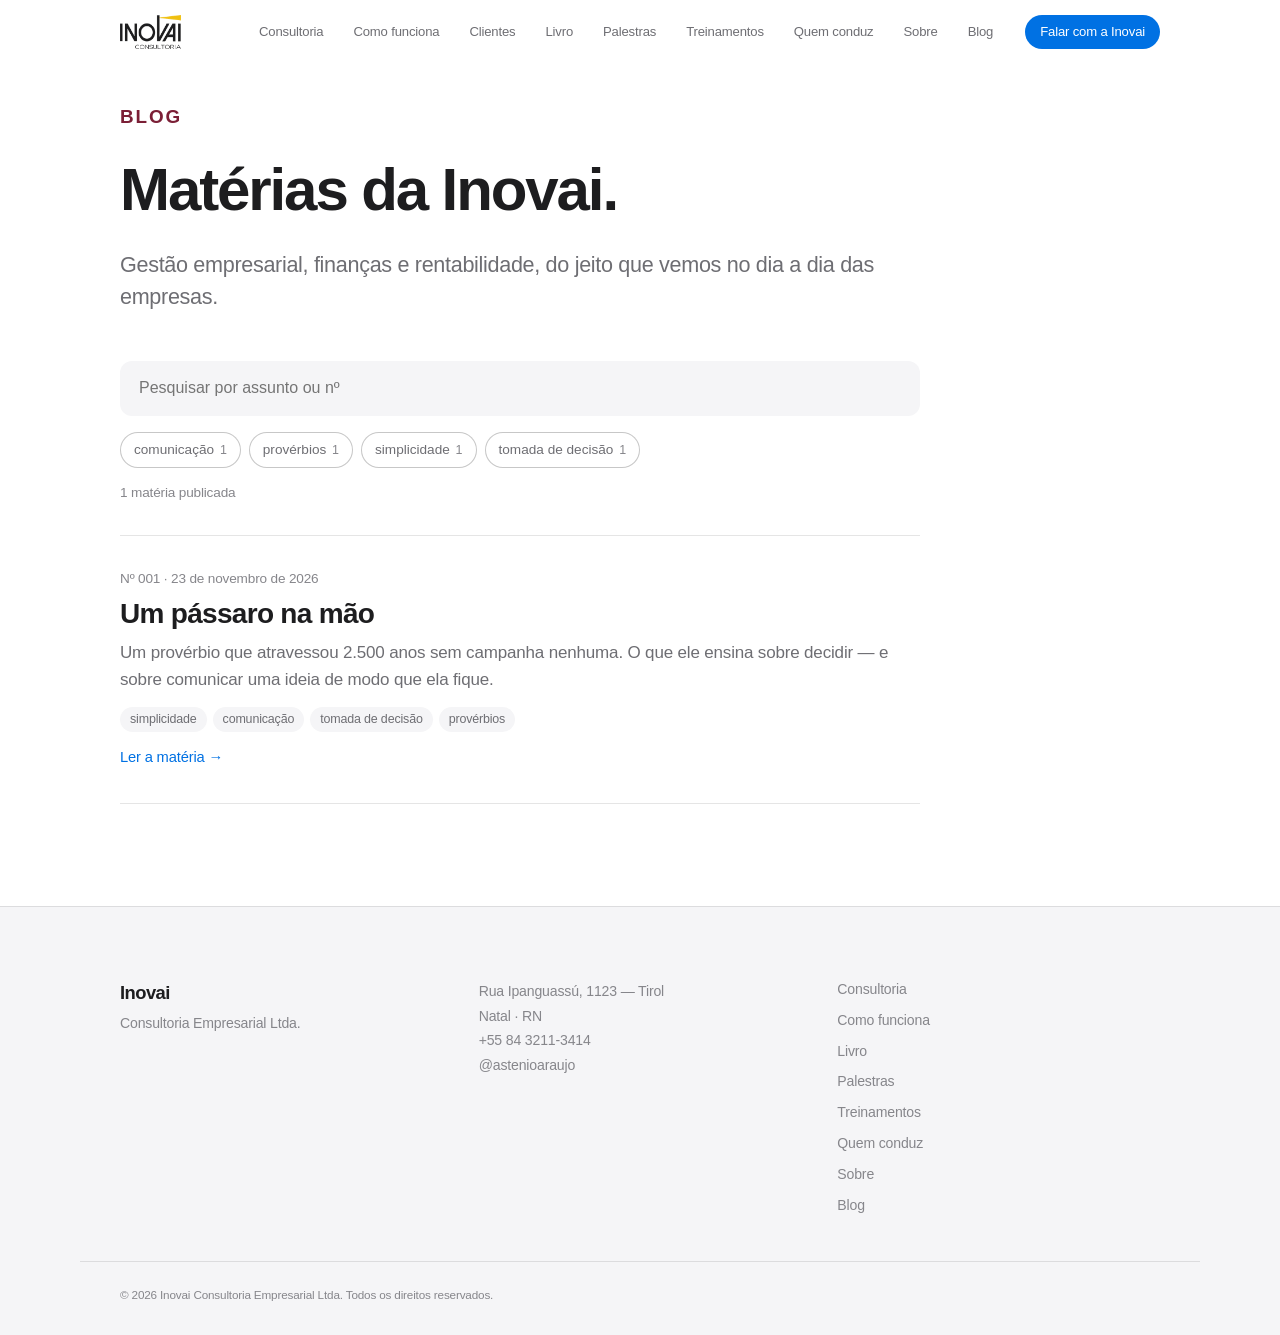
<file: public/blog.html>
<!doctype html>
<html lang="pt-BR">
<head>
<meta charset="utf-8">
<meta name="viewport" content="width=device-width, initial-scale=1">
<title>Blog da Inovai — gestão empresarial, finanças e varejo</title>
<meta name="description" content="Matérias da Inovai sobre gestão empresarial, finanças e rentabilidade dos negócios.">
<meta name="theme-color" content="#ffffff">
<link rel="stylesheet" href="css/styles.css">
</head>
<body>

<a class="skip" href="#conteudo">Pular para o conteúdo</a>

<header class="nav" id="nav">
  <div class="nav__inner">
    <a class="nav__brand" href="index.html" aria-label="Inovai Consultoria — início">
      <picture>
        <source srcset="img/logo-inovai.webp" type="image/webp">
        <img src="img/logo-inovai.png" width="216" height="120" alt="Inovai Consultoria">
      </picture>
    </a>

    <nav class="nav__links" aria-label="Principal">
      <a href="index.html#consultoria">Consultoria</a>
      <a href="consultoria.html">Como funciona</a>
      <a href="index.html#clientes">Clientes</a>
      <a href="livro.html">Livro</a>
      <a href="palestras.html">Palestras</a>
      <a href="treinamentos.html">Treinamentos</a>
      <a href="index.html#sobre">Quem conduz</a>
      <a href="sobre.html">Sobre</a>
      <a href="blog.html">Blog</a>
    </nav>

    <a class="nav__cta" href="index.html#contato">Falar com a Inovai</a>

    <button class="nav__toggle" id="navToggle" aria-expanded="false" aria-controls="navMenu" aria-label="Abrir menu">
      <span></span><span></span>
    </button>
  </div>

  <div class="menu" id="navMenu" hidden>
    <a href="index.html#consultoria">Consultoria</a>
    <a href="consultoria.html">Como funciona</a>
    <a href="index.html#clientes">Clientes</a>
    <a href="livro.html">Livro</a>
    <a href="palestras.html">Palestras</a>
    <a href="treinamentos.html">Treinamentos</a>
    <a href="index.html#sobre">Quem conduz</a>
    <a href="sobre.html">Sobre</a>
    <a href="blog.html">Blog</a>
    <a href="index.html#contato">Falar com a Inovai</a>
  </div>
</header>

<main id="conteudo">

  <!-- ============ BLOG ============
       A lista é montada por js/blog.js a partir de js/blog-materias.js —
       nada de matéria escrita à mão aqui. -->
  <section class="section" id="topo">
    <div class="wrap">
     <div class="texto">
      <p class="eyebrow reveal">Blog</p>
      <h1 class="reveal">Matérias da Inovai.</h1>
      <p class="lead reveal">
        Gestão empresarial, finanças e rentabilidade, do jeito que vemos no dia a dia das empresas.
      </p>
     </div>

     <div class="blog-ferramentas">
      <label class="blog-busca" for="blogBusca">
        <span class="sr">Pesquisar matérias</span>
        <input type="search" id="blogBusca" placeholder="Pesquisar por assunto ou nº" autocomplete="off">
      </label>
      <div class="blog-chaves" id="blogChaves" role="group" aria-label="Palavras-chave" hidden></div>
      <p class="blog-contagem" id="blogContagem" aria-live="polite"></p>
     </div>

     <ol class="blog-lista" id="blogLista" reversed></ol>
     <p class="blog-vazio" id="blogVazio" hidden></p>
     <noscript><p class="blog-vazio">Ative o JavaScript para ver a lista de matérias.</p></noscript>
    </div>
  </section>

</main>

<footer class="foot">
  <div class="wrap foot__inner">
    <div class="foot__brand">
      <strong>Inovai</strong>
      <span>Consultoria Empresarial Ltda.</span>
    </div>
    <address class="foot__contact">
      Rua Ipanguassú, 1123 — Tirol<br>
      Natal · RN<br>
      <a href="tel:+558432113414">+55 84 3211-3414</a><br>
      <a href="https://instagram.com/astenioaraujo" target="_blank" rel="noopener">@astenioaraujo</a>
    </address>
    <nav class="foot__links" aria-label="Rodapé">
      <a href="index.html#consultoria">Consultoria</a>
      <a href="consultoria.html">Como funciona</a>
      <a href="livro.html">Livro</a>
      <a href="palestras.html">Palestras</a>
      <a href="treinamentos.html">Treinamentos</a>
      <a href="index.html#sobre">Quem conduz</a>
      <a href="sobre.html">Sobre</a>
      <a href="blog.html">Blog</a>
    </nav>
  </div>
  <div class="wrap foot__base">
    <small>© <span id="ano">2026</span> Inovai Consultoria Empresarial Ltda. Todos os direitos reservados.</small>
  </div>
</footer>

<script src="js/script.js"></script>
<script src="js/blog-materias.js"></script>
<script src="js/blog.js"></script>
</body>
</html>
</file>
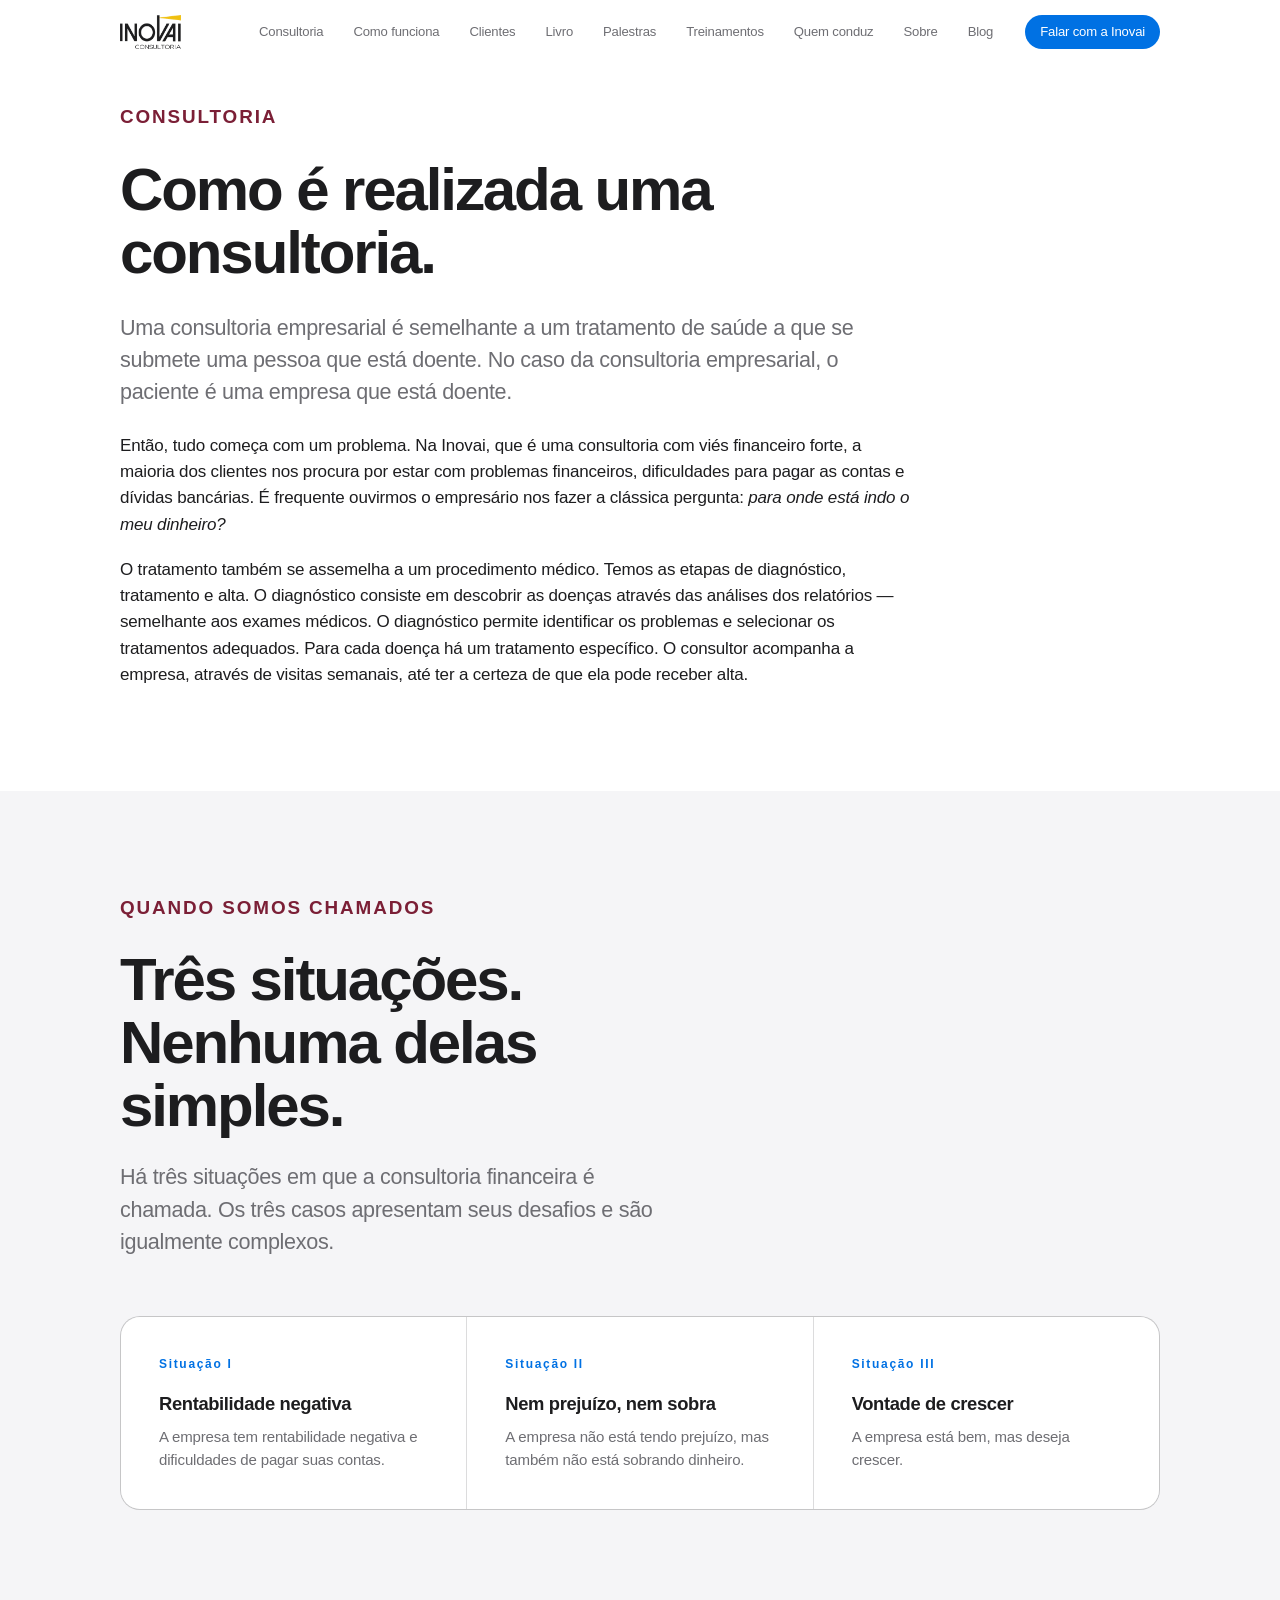
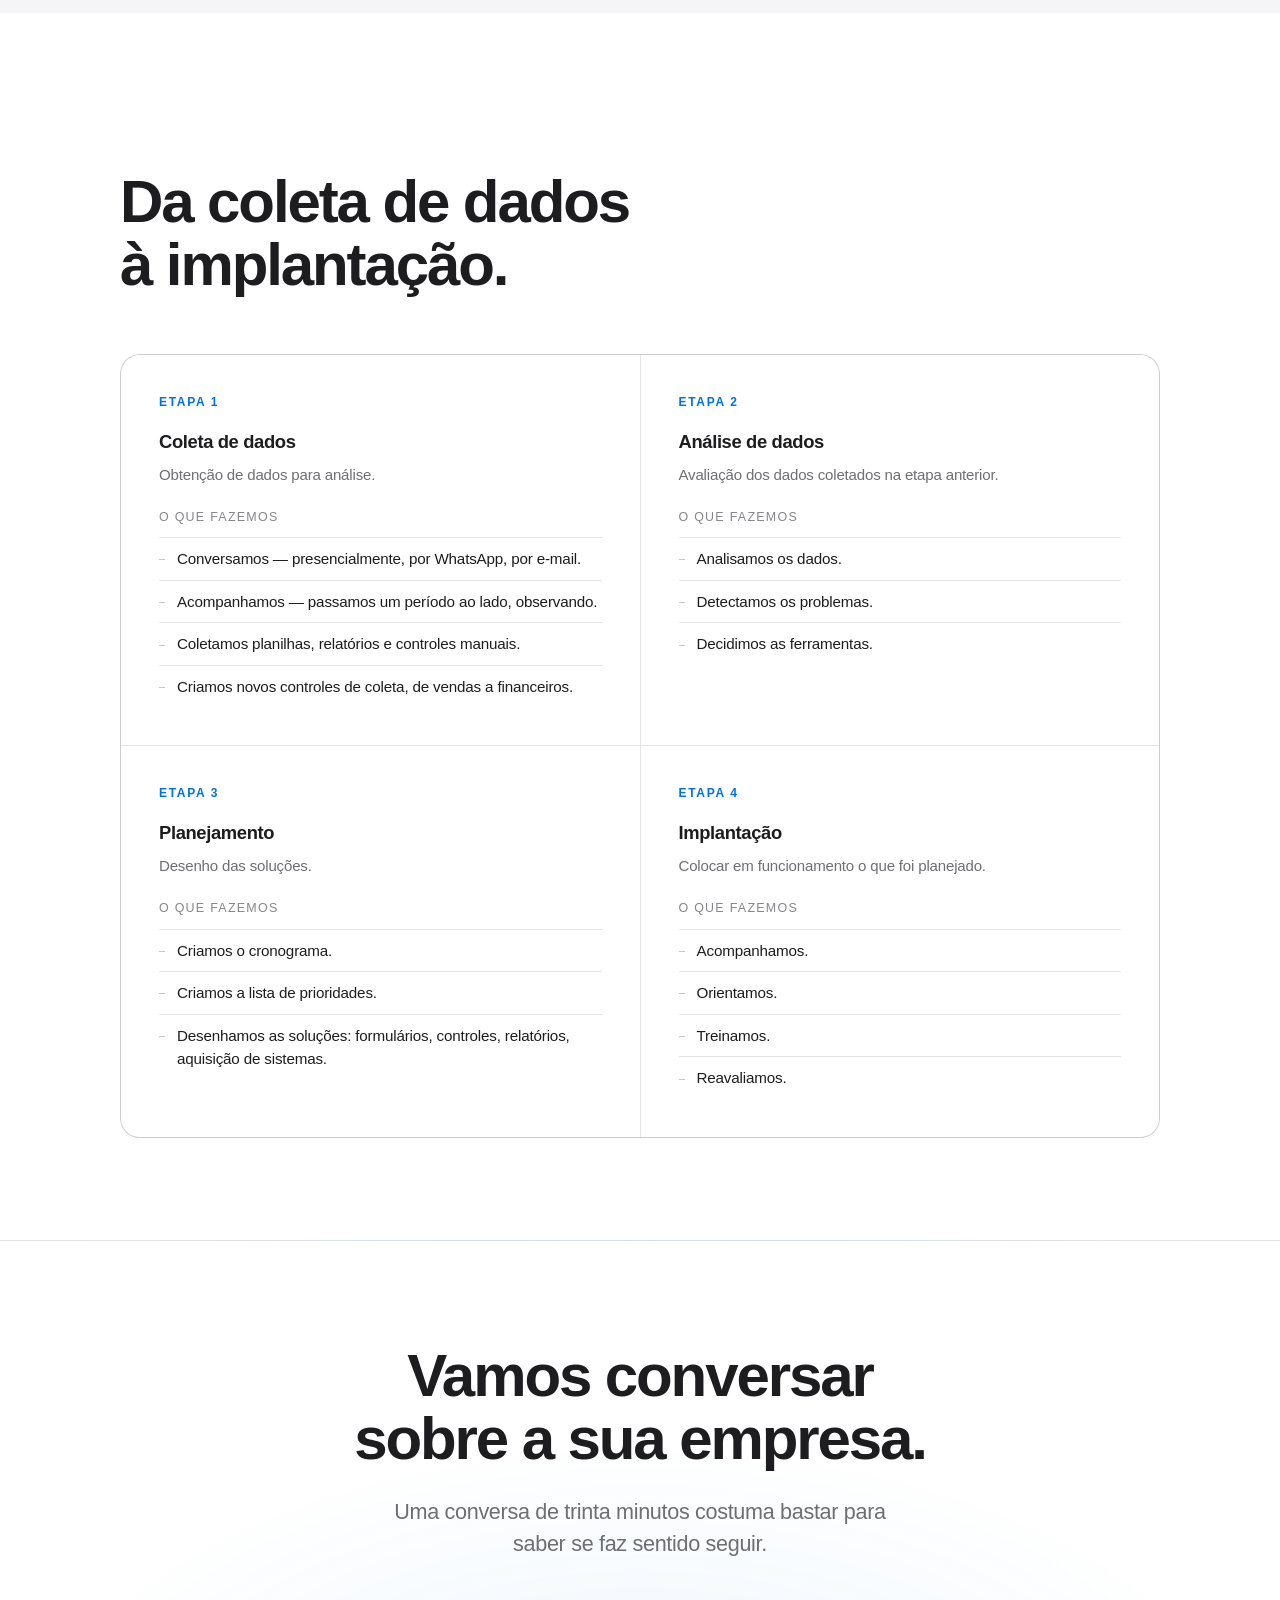
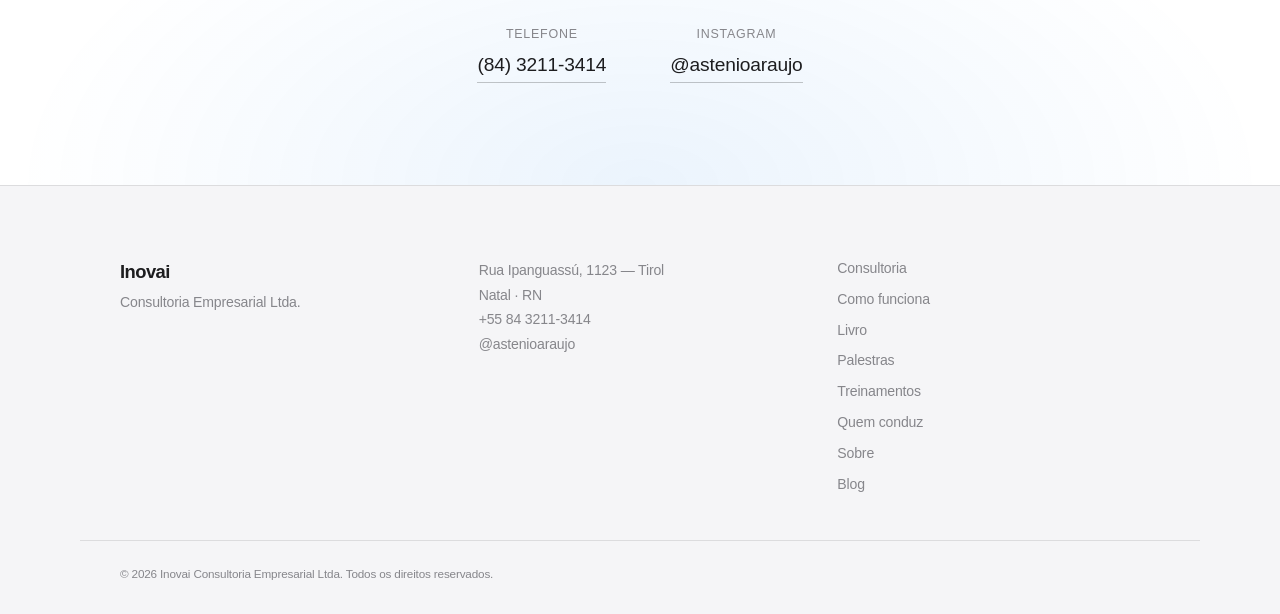
<file: public/consultoria.html>
<!doctype html>
<html lang="pt-BR">
<head>
<meta charset="utf-8">
<meta name="viewport" content="width=device-width, initial-scale=1">
<title>Como é realizada uma consultoria — Inovai</title>
<meta name="description" content="Como funciona uma consultoria empresarial na Inovai: diagnóstico, tratamento e alta, em quatro etapas — coleta de dados, análise, planejamento e implantação.">
<meta name="theme-color" content="#ffffff">
<link rel="stylesheet" href="css/styles.css">
</head>
<body>

<a class="skip" href="#conteudo">Pular para o conteúdo</a>

<header class="nav" id="nav">
  <div class="nav__inner">
    <a class="nav__brand" href="index.html" aria-label="Inovai Consultoria — início">
      <picture>
        <source srcset="img/logo-inovai.webp" type="image/webp">
        <img src="img/logo-inovai.png" width="216" height="120" alt="Inovai Consultoria">
      </picture>
    </a>

    <nav class="nav__links" aria-label="Principal">
      <a href="index.html#consultoria">Consultoria</a>
      <a href="consultoria.html">Como funciona</a>
      <a href="index.html#clientes">Clientes</a>
      <a href="livro.html">Livro</a>
      <a href="palestras.html">Palestras</a>
      <a href="treinamentos.html">Treinamentos</a>
      <a href="index.html#sobre">Quem conduz</a>
      <a href="sobre.html">Sobre</a>
      <a href="blog.html">Blog</a>
    </nav>

    <a class="nav__cta" href="index.html#contato">Falar com a Inovai</a>

    <button class="nav__toggle" id="navToggle" aria-expanded="false" aria-controls="navMenu" aria-label="Abrir menu">
      <span></span><span></span>
    </button>
  </div>

  <div class="menu" id="navMenu" hidden>
    <a href="index.html#consultoria">Consultoria</a>
    <a href="consultoria.html">Como funciona</a>
    <a href="index.html#clientes">Clientes</a>
    <a href="livro.html">Livro</a>
    <a href="palestras.html">Palestras</a>
    <a href="treinamentos.html">Treinamentos</a>
    <a href="index.html#sobre">Quem conduz</a>
    <a href="sobre.html">Sobre</a>
    <a href="blog.html">Blog</a>
    <a href="index.html#contato">Falar com a Inovai</a>
  </div>
</header>

<main id="conteudo">

  <!-- ============ ABERTURA ============ -->
  <section class="section" id="topo">
    <div class="wrap">
     <div class="texto">
      <p class="eyebrow reveal">Consultoria</p>
      <h1 class="reveal">Como é realizada uma consultoria.</h1>

      <p class="lead reveal">
        Uma consultoria empresarial é semelhante a um tratamento de saúde a que se
        submete uma pessoa que está doente. No caso da consultoria empresarial, o
        paciente é uma empresa que está doente.
      </p>
      <p class="reveal">
        Então, tudo começa com um problema. Na Inovai, que é uma consultoria com
        viés financeiro forte, a maioria dos clientes nos procura por estar com
        problemas financeiros, dificuldades para pagar as contas e dívidas
        bancárias. É frequente ouvirmos o empresário nos fazer a clássica
        pergunta: <em>para onde está indo o meu dinheiro?</em>
      </p>
      <p class="reveal">
        O tratamento também se assemelha a um procedimento médico. Temos as etapas
        de diagnóstico, tratamento e alta. O diagnóstico consiste em descobrir as
        doenças através das análises dos relatórios — semelhante aos exames
        médicos. O diagnóstico permite identificar os problemas e selecionar os
        tratamentos adequados. Para cada doença há um tratamento específico. O
        consultor acompanha a empresa, através de visitas semanais, até ter a
        certeza de que ela pode receber alta.
      </p>
     </div>
    </div>
  </section>

  <!-- ============ AS TRÊS SITUAÇÕES ============ -->
  <section class="section section--alt" id="situacoes">
    <div class="wrap">
      <header class="section__head">
        <p class="eyebrow reveal">Quando somos chamados</p>
        <h2 class="reveal">Três situações.<br>Nenhuma delas simples.</h2>
        <p class="lead reveal">
          Há três situações em que a consultoria financeira é chamada. Os três
          casos apresentam seus desafios e são igualmente complexos.
        </p>
      </header>

      <ol class="services">
        <li class="reveal">
          <span>Situação I</span>
          <h3>Rentabilidade negativa</h3>
          <p>A empresa tem rentabilidade negativa e dificuldades de pagar suas contas.</p>
        </li>
        <li class="reveal">
          <span>Situação II</span>
          <h3>Nem prejuízo, nem sobra</h3>
          <p>A empresa não está tendo prejuízo, mas também não está sobrando dinheiro.</p>
        </li>
        <li class="reveal">
          <span>Situação III</span>
          <h3>Vontade de crescer</h3>
          <p>A empresa está bem, mas deseja crescer.</p>
        </li>
      </ol>
    </div>
  </section>

  <!-- ============ ETAPAS ============ -->
  <section class="section" id="etapas">
    <div class="wrap">
      <header class="section__head">
        <p class="eyebrow reveal">Etapas de uma consultoria</p>
        <h2 class="reveal">Da coleta de dados<br>à implantação.</h2>
      </header>

      <ol class="passos">
        <li class="reveal">
          <span class="passos__num">Etapa 1</span>
          <h3>Coleta de dados</h3>
          <p class="passos__resumo">Obtenção de dados para análise.</p>
          <p class="passos__rotulo">O que fazemos</p>
          <ul>
            <li>Conversamos — presencialmente, por WhatsApp, por e-mail.</li>
            <li>Acompanhamos — passamos um período ao lado, observando.</li>
            <li>Coletamos planilhas, relatórios e controles manuais.</li>
            <li>Criamos novos controles de coleta, de vendas a financeiros.</li>
          </ul>
        </li>
        <li class="reveal">
          <span class="passos__num">Etapa 2</span>
          <h3>Análise de dados</h3>
          <p class="passos__resumo">Avaliação dos dados coletados na etapa anterior.</p>
          <p class="passos__rotulo">O que fazemos</p>
          <ul>
            <li>Analisamos os dados.</li>
            <li>Detectamos os problemas.</li>
            <li>Decidimos as ferramentas.</li>
          </ul>
        </li>
        <li class="reveal">
          <span class="passos__num">Etapa 3</span>
          <h3>Planejamento</h3>
          <p class="passos__resumo">Desenho das soluções.</p>
          <p class="passos__rotulo">O que fazemos</p>
          <ul>
            <li>Criamos o cronograma.</li>
            <li>Criamos a lista de prioridades.</li>
            <li>Desenhamos as soluções: formulários, controles, relatórios,
                aquisição de sistemas.</li>
          </ul>
        </li>
        <li class="reveal">
          <span class="passos__num">Etapa 4</span>
          <h3>Implantação</h3>
          <p class="passos__resumo">Colocar em funcionamento o que foi planejado.</p>
          <p class="passos__rotulo">O que fazemos</p>
          <ul>
            <li>Acompanhamos.</li>
            <li>Orientamos.</li>
            <li>Treinamos.</li>
            <li>Reavaliamos.</li>
          </ul>
        </li>
      </ol>
    </div>
  </section>

  <!-- ============ CTA ============ -->
  <section class="section section--alt closing">
    <div class="wrap closing__inner">
      <h2 class="reveal">Vamos conversar<br>sobre a sua empresa.</h2>
      <p class="lead reveal">Uma conversa de trinta minutos costuma bastar para saber se faz sentido seguir.</p>
      <ul class="contatos reveal">
        <li>
          <span class="contatos__rotulo">Telefone</span>
          <a href="tel:+558432113414">(84) 3211-3414</a>
        </li>
        <li>
          <span class="contatos__rotulo">Instagram</span>
          <a href="https://instagram.com/astenioaraujo" target="_blank" rel="noopener">@astenioaraujo</a>
        </li>
      </ul>
    </div>
  </section>

</main>

<footer class="foot">
  <div class="wrap foot__inner">
    <div class="foot__brand">
      <strong>Inovai</strong>
      <span>Consultoria Empresarial Ltda.</span>
    </div>
    <address class="foot__contact">
      Rua Ipanguassú, 1123 — Tirol<br>
      Natal · RN<br>
      <a href="tel:+558432113414">+55 84 3211-3414</a><br>
      <a href="https://instagram.com/astenioaraujo" target="_blank" rel="noopener">@astenioaraujo</a>
    </address>
    <nav class="foot__links" aria-label="Rodapé">
      <a href="index.html#consultoria">Consultoria</a>
      <a href="consultoria.html">Como funciona</a>
      <a href="livro.html">Livro</a>
      <a href="palestras.html">Palestras</a>
      <a href="treinamentos.html">Treinamentos</a>
      <a href="index.html#sobre">Quem conduz</a>
      <a href="sobre.html">Sobre</a>
      <a href="blog.html">Blog</a>
    </nav>
  </div>
  <div class="wrap foot__base">
    <small>© <span id="ano">2026</span> Inovai Consultoria Empresarial Ltda. Todos os direitos reservados.</small>
  </div>
</footer>

<script src="js/script.js"></script>
</body>
</html>
</file>
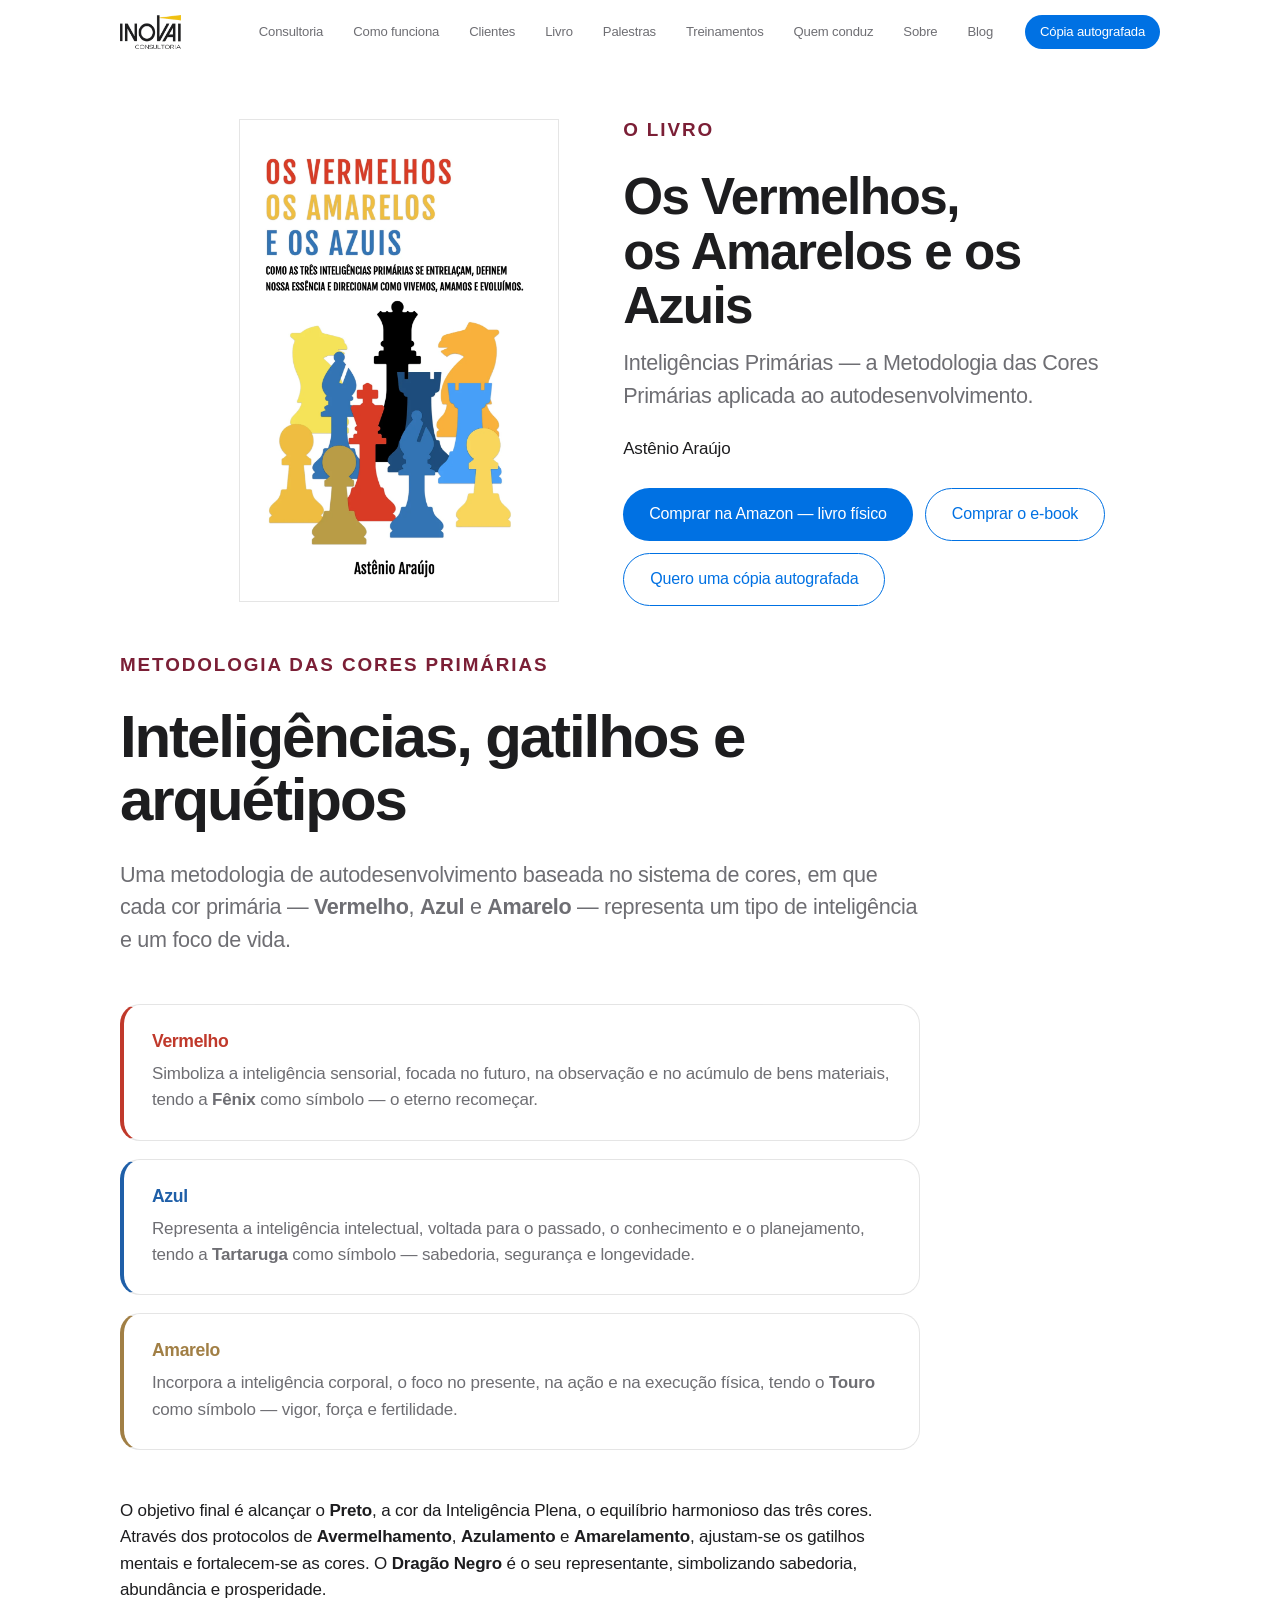
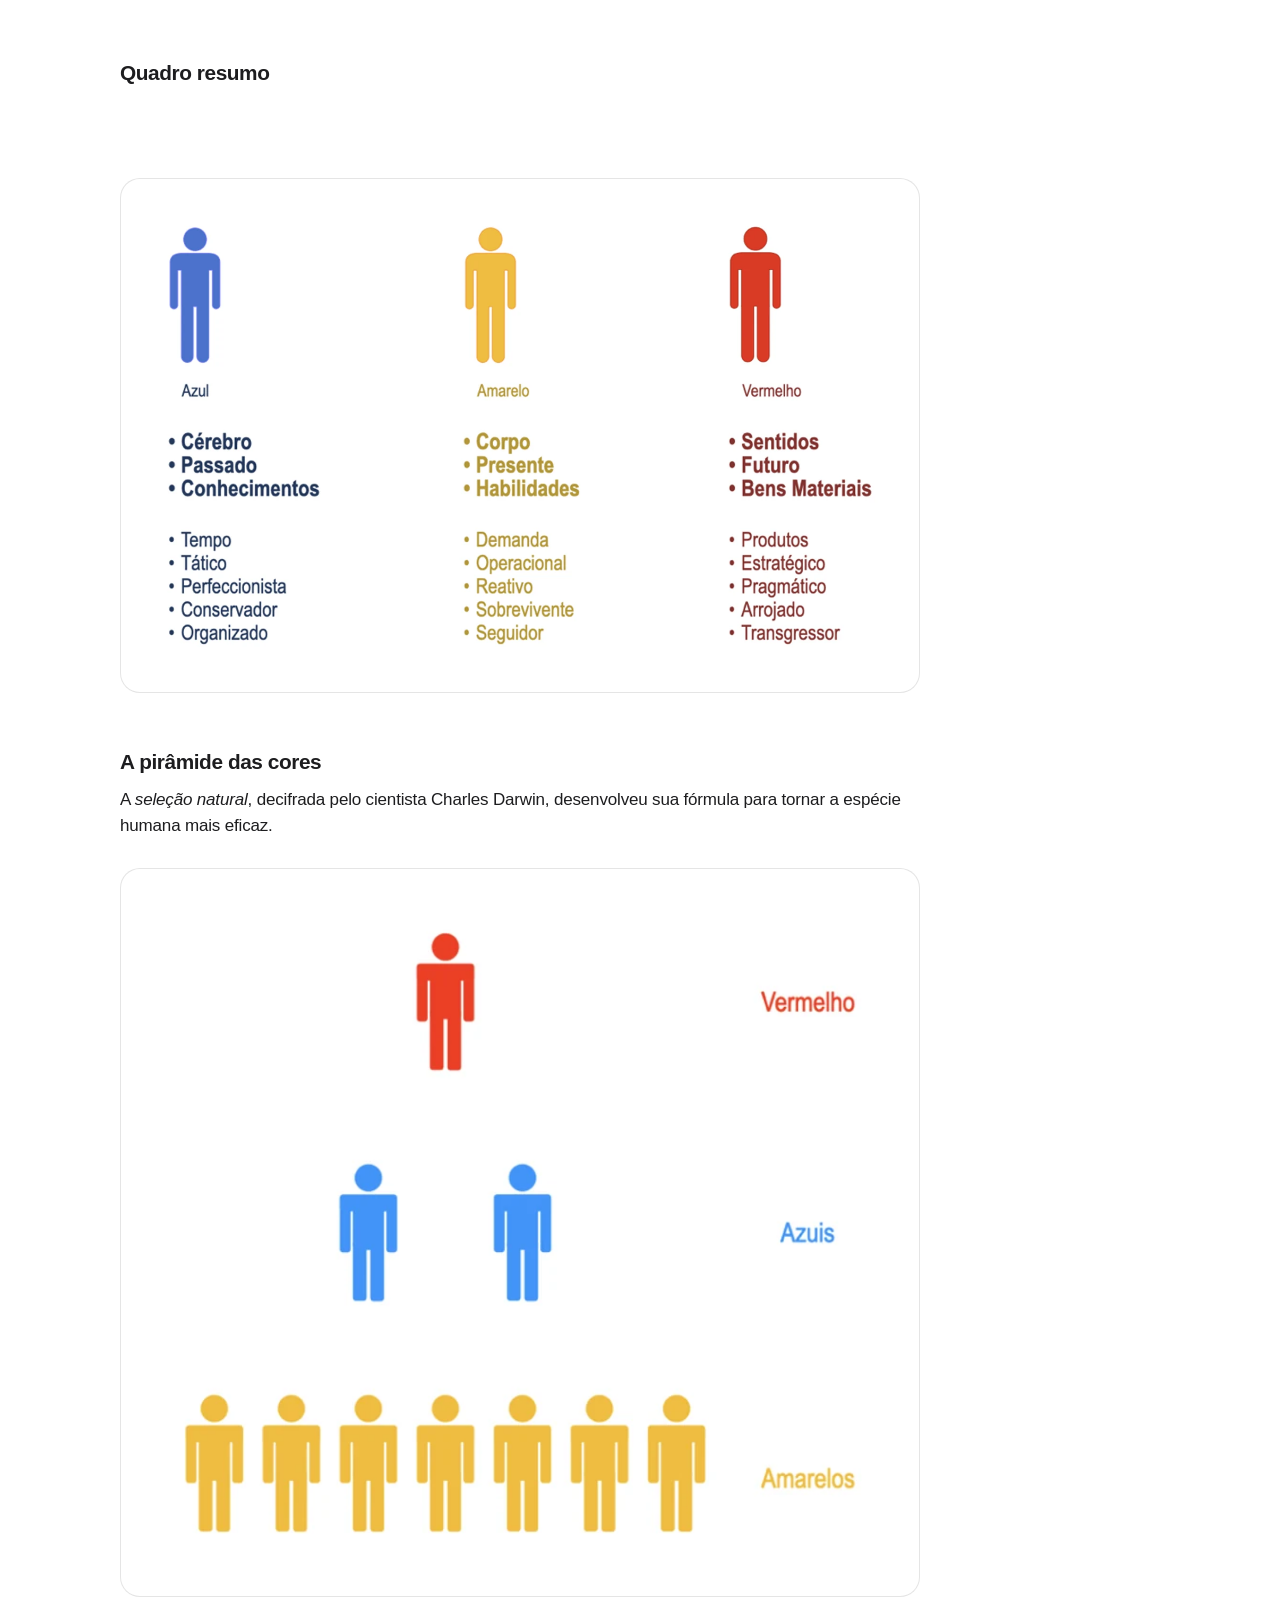
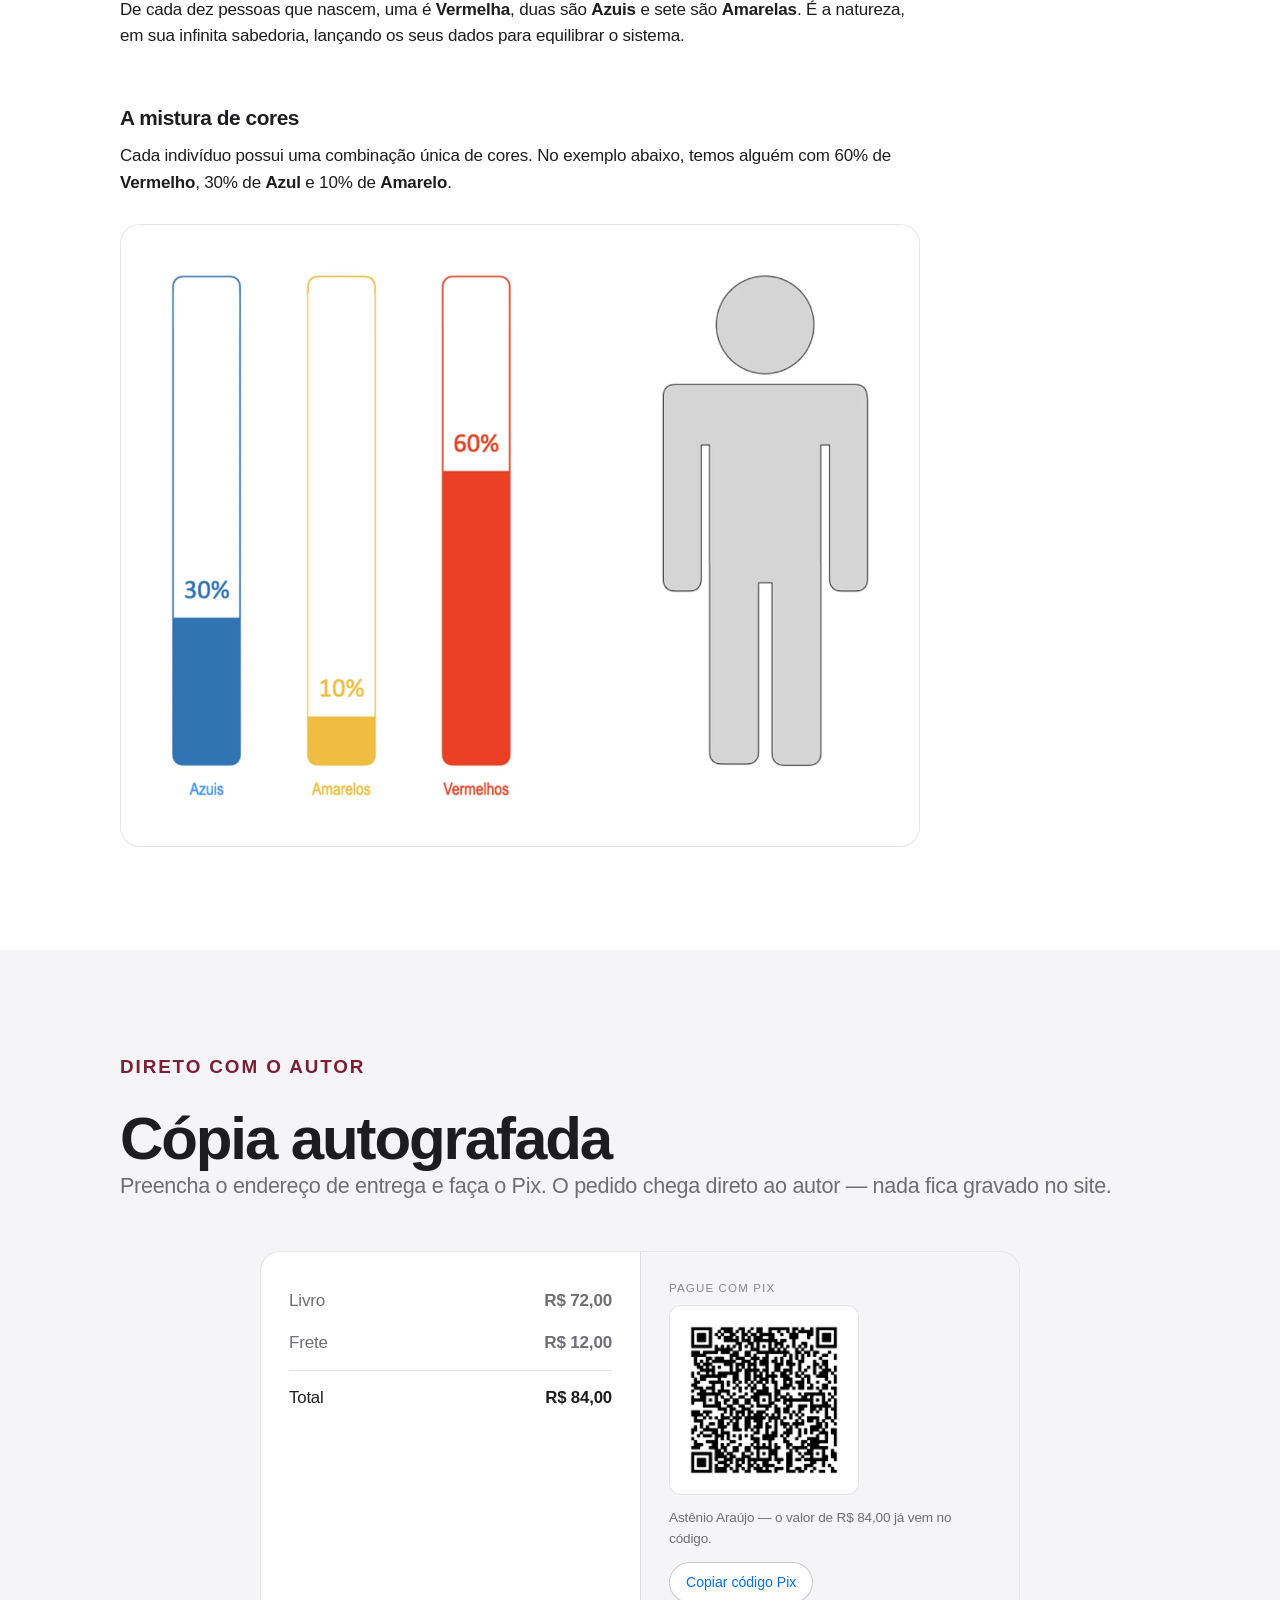
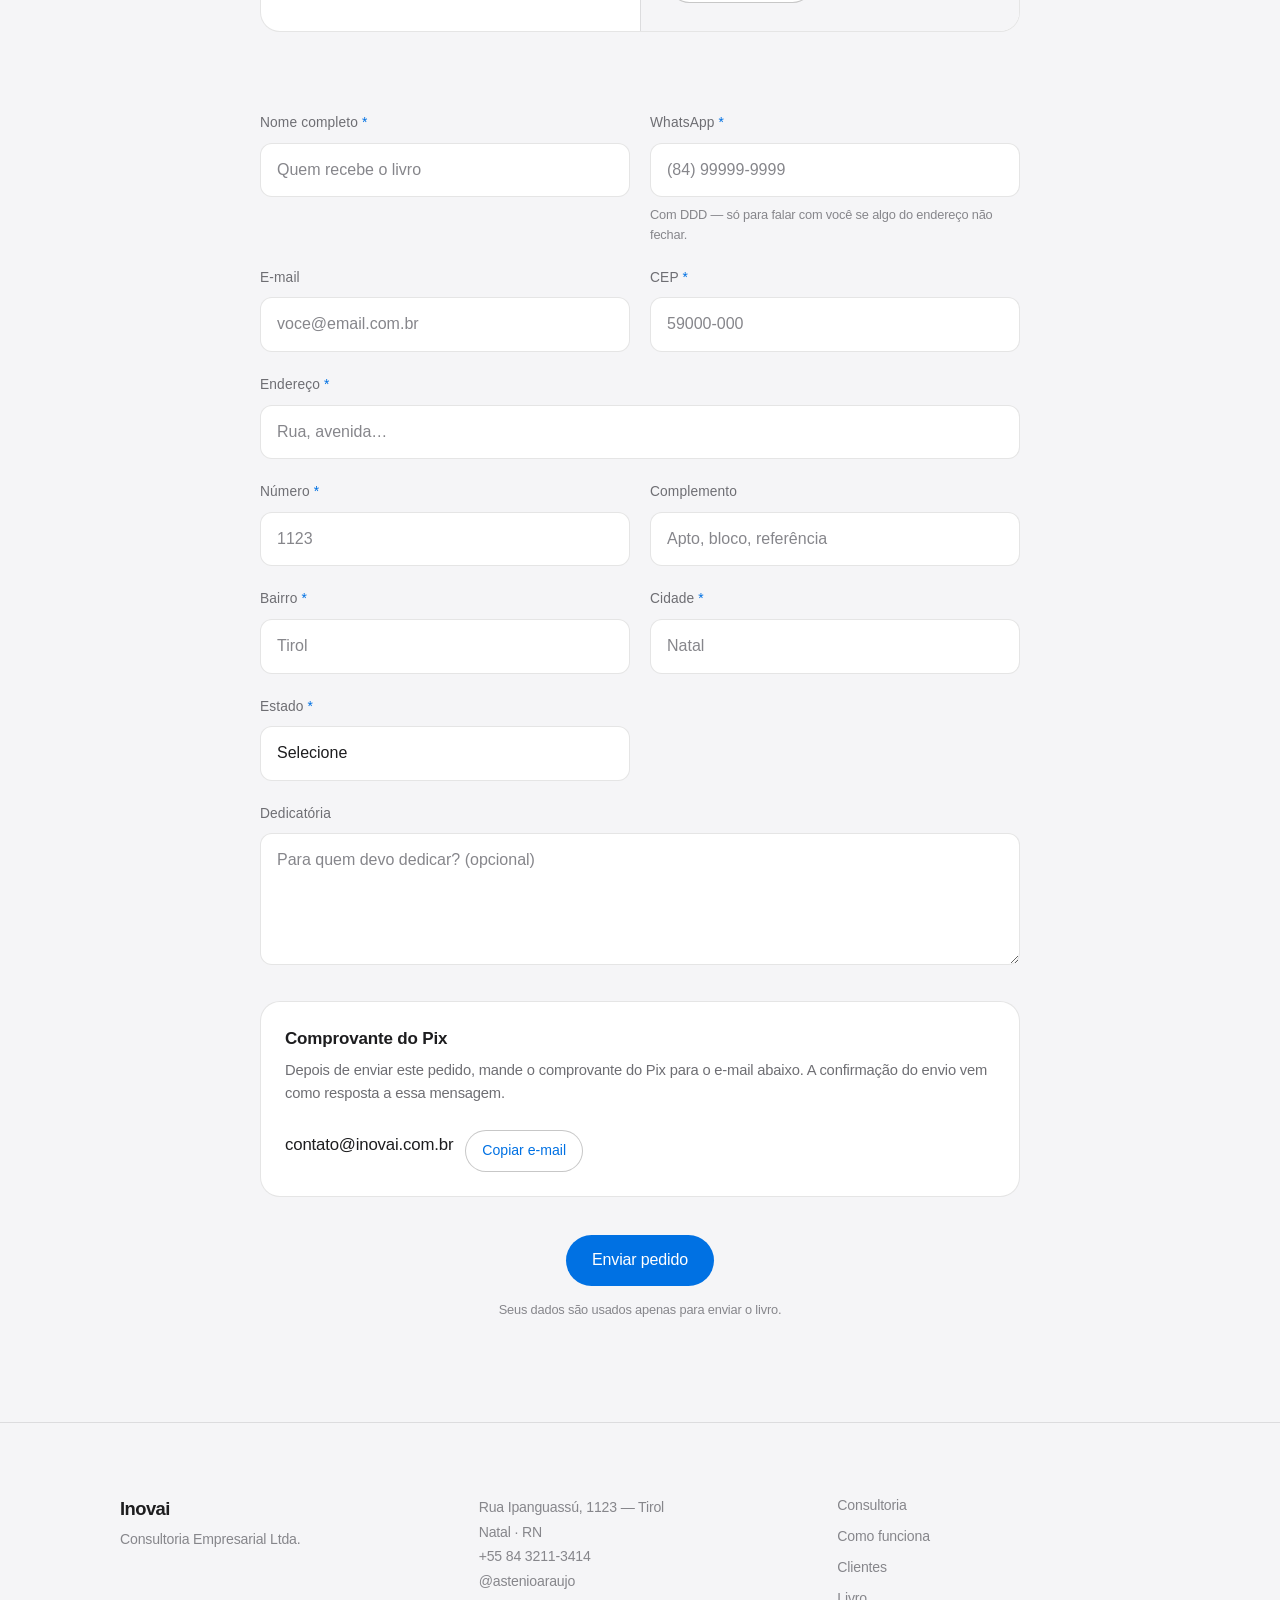
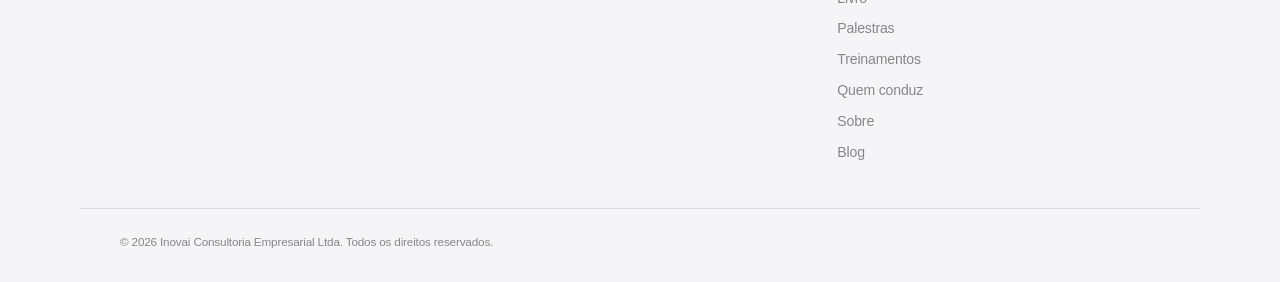
<file: public/livro.html>
<!doctype html>
<html lang="pt-BR">
<head>
<meta charset="utf-8">
<meta name="viewport" content="width=device-width, initial-scale=1">
<title>Os Vermelhos, os Amarelos e os Azuis — livro de Astênio Araújo</title>
<meta name="description" content="Os Vermelhos, os Amarelos e os Azuis: Inteligências Primárias. A Metodologia das Cores Primárias — inteligências, gatilhos e arquétipos — em livro, por Astênio Araújo. Compre na Amazon ou peça uma cópia autografada pelo autor.">
<meta name="theme-color" content="#ffffff">
<link rel="stylesheet" href="css/styles.css">
</head>
<body>

<a class="skip" href="#conteudo">Pular para o conteúdo</a>

<header class="nav" id="nav">
  <div class="nav__inner">
    <a class="nav__brand" href="index.html" aria-label="Inovai Consultoria — início">
      <picture>
        <source srcset="img/logo-inovai.webp" type="image/webp">
        <img src="img/logo-inovai.png" width="216" height="120" alt="Inovai Consultoria">
      </picture>
    </a>

    <nav class="nav__links" aria-label="Principal">
      <a href="index.html#consultoria">Consultoria</a>
      <a href="consultoria.html">Como funciona</a>
      <a href="index.html#clientes">Clientes</a>
      <a href="livro.html">Livro</a>
      <a href="palestras.html">Palestras</a>
      <a href="treinamentos.html">Treinamentos</a>
      <a href="index.html#sobre">Quem conduz</a>
      <a href="sobre.html">Sobre</a>
      <a href="blog.html">Blog</a>
    </nav>

    <a class="nav__cta" href="#autografada">Cópia autografada</a>

    <button class="nav__toggle" id="navToggle" aria-expanded="false" aria-controls="navMenu" aria-label="Abrir menu">
      <span></span><span></span>
    </button>
  </div>

  <div class="menu" id="navMenu" hidden>
    <a href="index.html#consultoria">Consultoria</a>
    <a href="consultoria.html">Como funciona</a>
    <a href="index.html#clientes">Clientes</a>
    <a href="livro.html">Livro</a>
    <a href="palestras.html">Palestras</a>
    <a href="treinamentos.html">Treinamentos</a>
    <a href="index.html#sobre">Quem conduz</a>
    <a href="sobre.html">Sobre</a>
      <a href="blog.html">Blog</a>
    <a href="#autografada">Cópia autografada</a>
  </div>
</header>

<main id="conteudo">

  <!-- ============ HERO DO LIVRO ============ -->
  <section class="section livro-hero" id="topo">
    <div class="wrap livro-hero__inner">
      <figure class="livro-capa reveal">
        <picture>
          <source srcset="img/livro.webp" type="image/webp">
          <img src="img/livro.jpg" width="1100" height="1665"
               alt="Capa do livro Os Vermelhos, os Amarelos e os Azuis, de Astênio Araújo">
        </picture>
      </figure>

      <div class="livro-hero__texto">
        <p class="eyebrow reveal">O livro</p>
        <h1 class="reveal">Os Vermelhos,<br>os Amarelos e os Azuis</h1>
        <p class="lead reveal">Inteligências Primárias — a Metodologia das Cores
          Primárias aplicada ao autodesenvolvimento.</p>
        <p class="reveal">Astênio Araújo</p>

        <div class="livro-acoes reveal">
          <a class="btn btn--primary" href="https://www.amazon.com.br/dp/6501957311"
             target="_blank" rel="noopener">Comprar na Amazon — livro físico</a>
          <a class="btn btn--ghost" href="https://www.amazon.com.br/dp/B0GMJB9LVN"
             target="_blank" rel="noopener">Comprar o e-book</a>
          <a class="btn btn--ghost" href="#autografada">Quero uma cópia autografada</a>
        </div>
      </div>
    </div>
  </section>

  <!-- ============ SOBRE O LIVRO / METODOLOGIA ============ -->
  <section class="section" id="metodologia">
    <div class="wrap texto-bloco">
      <p class="eyebrow reveal">Metodologia das Cores Primárias</p>
      <h2 class="reveal">Inteligências, gatilhos e arquétipos</h2>

      <p class="lead reveal">
        Uma metodologia de autodesenvolvimento baseada no sistema de cores, em que
        cada cor primária — <strong>Vermelho</strong>, <strong>Azul</strong> e
        <strong>Amarelo</strong> — representa um tipo de inteligência e um foco de vida.
      </p>

      <ul class="cores reveal">
        <li class="cores__item cores__item--vermelho">
          <h3>Vermelho</h3>
          <p>Simboliza a inteligência sensorial, focada no futuro, na observação e no
             acúmulo de bens materiais, tendo a <strong>Fênix</strong> como símbolo —
             o eterno recomeçar.</p>
        </li>
        <li class="cores__item cores__item--azul">
          <h3>Azul</h3>
          <p>Representa a inteligência intelectual, voltada para o passado, o
             conhecimento e o planejamento, tendo a <strong>Tartaruga</strong> como
             símbolo — sabedoria, segurança e longevidade.</p>
        </li>
        <li class="cores__item cores__item--amarelo">
          <h3>Amarelo</h3>
          <p>Incorpora a inteligência corporal, o foco no presente, na ação e na
             execução física, tendo o <strong>Touro</strong> como símbolo — vigor,
             força e fertilidade.</p>
        </li>
      </ul>

      <p class="reveal">
        O objetivo final é alcançar o <strong>Preto</strong>, a cor da Inteligência
        Plena, o equilíbrio harmonioso das três cores. Através dos protocolos de
        <strong>Avermelhamento</strong>, <strong>Azulamento</strong> e
        <strong>Amarelamento</strong>, ajustam-se os gatilhos mentais e fortalecem-se
        as cores. O <strong>Dragão Negro</strong> é o seu representante, simbolizando
        sabedoria, abundância e prosperidade.
      </p>

      <h3 class="reveal quadro__titulo">Quadro resumo</h3>
      <p class="reveal">
        O quadro a seguir resume os principais <em>gatilhos mentais</em> de cada cor,
        formados a partir de seus focos predominantes.
      </p>

      <figure class="quadro reveal">
        <picture>
          <source srcset="img/quadro-cores.webp" type="image/webp">
          <img src="img/quadro-cores.png" width="1405" height="868" loading="lazy"
               alt="Quadro resumo dos gatilhos mentais das três cores.
                    Azul: cérebro, passado e conhecimentos; tempo, tático, perfeccionista,
                    conservador e organizado.
                    Amarelo: corpo, presente e habilidades; demanda, operacional, reativo,
                    sobrevivente e seguidor.
                    Vermelho: sentidos, futuro e bens materiais; produtos, estratégico,
                    pragmático, arrojado e transgressor.">
        </picture>
      </figure>

      <h3 class="reveal quadro__titulo">A pirâmide das cores</h3>
      <p class="reveal">
        A <em>seleção natural</em>, decifrada pelo cientista Charles Darwin,
        desenvolveu sua fórmula para tornar a espécie humana mais eficaz.
      </p>

      <figure class="quadro reveal">
        <picture>
          <source srcset="img/piramide-cores.webp" type="image/webp">
          <img src="img/piramide-cores.png" width="786" height="711" loading="lazy"
               alt="Pirâmide das cores: no topo, uma pessoa vermelha; no meio, duas
                    azuis; na base, sete amarelas.">
        </picture>
      </figure>

      <p class="reveal">
        De cada dez pessoas que nascem, uma é <strong>Vermelha</strong>, duas são
        <strong>Azuis</strong> e sete são <strong>Amarelas</strong>. É a natureza,
        em sua infinita sabedoria, lançando os seus dados para equilibrar o sistema.
      </p>

      <h3 class="reveal quadro__titulo">A mistura de cores</h3>
      <p class="reveal">
        Cada indivíduo possui uma combinação única de cores. No exemplo abaixo,
        temos alguém com 60% de <strong>Vermelho</strong>, 30% de
        <strong>Azul</strong> e 10% de <strong>Amarelo</strong>.
      </p>

      <figure class="quadro reveal">
        <picture>
          <source srcset="img/mistura-cores.webp" type="image/webp">
          <img src="img/mistura-cores.png" width="1207" height="921" loading="lazy"
               alt="Três barras mostrando a mistura de cores de uma pessoa:
                    azul em 30%, amarelo em 10% e vermelho em 60%.">
        </picture>
      </figure>

      <!-- Texto complementar do autor entra aqui. -->
    </div>
  </section>

  <!-- ============ CÓPIA AUTOGRAFADA ============ -->
  <section class="section section--alt" id="autografada">
    <div class="wrap">
      <p class="eyebrow reveal">Direto com o autor</p>
      <h2 class="reveal">Cópia autografada</h2>
      <p class="lead reveal">
        Preencha o endereço de entrega e faça o Pix. O pedido chega direto ao
        autor — nada fica gravado no site.
      </p>

      <div class="pedido reveal">
        <ul class="pedido__valores">
          <li><span>Livro</span><strong>R$ 72,00</strong></li>
          <li><span>Frete</span><strong>R$ 12,00</strong></li>
          <li class="pedido__total"><span>Total</span><strong>R$ 84,00</strong></li>
        </ul>
        <div class="pedido__pix">
          <p class="pedido__rotulo">Pague com Pix</p>
          <figure class="pedido__qr">
            <picture>
              <source srcset="img/pix-qr.webp" type="image/webp">
              <img src="img/pix-qr.png" width="720" height="720" loading="lazy"
                   alt="QR Code do Pix de R$ 84,00 em nome de Astênio Araújo">
            </picture>
          </figure>
          <!-- O valor de R$ 84,00 já vem embutido no código: quem paga não
               digita nada. Se o preço mudar, o QR precisa ser gerado de novo. -->
          <p class="pedido__nota">Astênio Araújo — o valor de R$ 84,00 já vem no código.</p>
          <button class="pedido__copiar" type="button" id="btnCopiarPix"
                  data-pix="00020126580014BR.GOV.BCB.PIX0136610d2c34-ae7a-434e-8d33-71864661c109520400005303986540584.005802BR5914Astenio Araujo6009SAO PAULO62140510PNHMALolgj6304AE37">
            Copiar código Pix
          </button>
        </div>
      </div>

      <form class="form reveal" id="formLivro" novalidate>
        <!-- Web3Forms: a chave é pública por natureza, ela só endereça o envio
             para a caixa cadastrada. Não dá acesso a nada — pode ficar no HTML. -->
        <input type="hidden" name="access_key" value="b5db4f8d-cea5-414e-a838-e527a582b4c8">
        <input type="hidden" name="subject" value="Pedido de livro autografado — site da Inovai">
        <input type="hidden" name="from_name" value="Site Inovai — Livro">
        <input type="hidden" name="pedido" value="Os Vermelhos, os Amarelos e os Azuis — 1 exemplar autografado — R$ 72,00 + R$ 12,00 de frete = R$ 84,00">

        <div class="form__grid">
          <div class="field">
            <label for="nome">Nome completo <span class="req" aria-hidden="true">*</span></label>
            <input id="nome" name="nome" type="text" autocomplete="name" required
                   maxlength="120" placeholder="Quem recebe o livro">
            <p class="field__erro" data-erro-de="nome" hidden></p>
          </div>

          <div class="field">
            <label for="whatsapp">WhatsApp <span class="req" aria-hidden="true">*</span></label>
            <input id="whatsapp" name="whatsapp" type="tel" inputmode="tel" required
                   maxlength="20" placeholder="(84) 99999-9999">
            <p class="field__hint">Com DDD — só para falar com você se algo do
              endereço não fechar.</p>
            <p class="field__erro" data-erro-de="whatsapp" hidden></p>
          </div>

          <div class="field">
            <label for="email">E-mail</label>
            <input id="email" name="email" type="email" autocomplete="email"
                   maxlength="180" placeholder="voce@email.com.br">
            <p class="field__erro" data-erro-de="email" hidden></p>
          </div>

          <div class="field">
            <label for="cep">CEP <span class="req" aria-hidden="true">*</span></label>
            <input id="cep" name="cep" type="text" inputmode="numeric" required
                   autocomplete="postal-code" maxlength="9" placeholder="59000-000">
            <p class="field__erro" data-erro-de="cep" hidden></p>
          </div>

          <div class="field field--full">
            <label for="endereco">Endereço <span class="req" aria-hidden="true">*</span></label>
            <input id="endereco" name="endereco" type="text" required
                   autocomplete="address-line1" maxlength="180" placeholder="Rua, avenida…">
            <p class="field__erro" data-erro-de="endereco" hidden></p>
          </div>

          <div class="field">
            <label for="numero">Número <span class="req" aria-hidden="true">*</span></label>
            <input id="numero" name="numero" type="text" required maxlength="20" placeholder="1123">
            <p class="field__erro" data-erro-de="numero" hidden></p>
          </div>

          <div class="field">
            <label for="complemento">Complemento</label>
            <input id="complemento" name="complemento" type="text" maxlength="80"
                   autocomplete="address-line2" placeholder="Apto, bloco, referência">
          </div>

          <div class="field">
            <label for="bairro">Bairro <span class="req" aria-hidden="true">*</span></label>
            <input id="bairro" name="bairro" type="text" required maxlength="80"
                   autocomplete="address-level3" placeholder="Tirol">
            <p class="field__erro" data-erro-de="bairro" hidden></p>
          </div>

          <div class="field">
            <label for="cidade">Cidade <span class="req" aria-hidden="true">*</span></label>
            <input id="cidade" name="cidade" type="text" required maxlength="80"
                   autocomplete="address-level2" placeholder="Natal">
            <p class="field__erro" data-erro-de="cidade" hidden></p>
          </div>

          <div class="field">
            <label for="uf">Estado <span class="req" aria-hidden="true">*</span></label>
            <select id="uf" name="uf" required autocomplete="address-level1">
              <option value="">Selecione</option>
              <option>AC</option><option>AL</option><option>AP</option><option>AM</option>
              <option>BA</option><option>CE</option><option>DF</option><option>ES</option>
              <option>GO</option><option>MA</option><option>MT</option><option>MS</option>
              <option>MG</option><option>PA</option><option>PB</option><option>PR</option>
              <option>PE</option><option>PI</option><option>RJ</option><option>RN</option>
              <option>RS</option><option>RO</option><option>RR</option><option>SC</option>
              <option>SP</option><option>SE</option><option>TO</option>
            </select>
            <p class="field__erro" data-erro-de="uf" hidden></p>
          </div>

          <div class="field field--full">
            <label for="dedicatoria">Dedicatória</label>
            <textarea id="dedicatoria" name="dedicatoria" rows="3" maxlength="400"
                      placeholder="Para quem devo dedicar? (opcional)"></textarea>
          </div>

        </div>

        <!-- O anexo do comprovante saiu do formulário: o Web3Forms só aceita
             arquivo no plano pago. Em vez de um campo que silenciosamente não
             entrega o anexo, o comprovante vai por e-mail comum. -->
        <div class="comprovante">
          <p class="comprovante__titulo">Comprovante do Pix</p>
          <p class="comprovante__texto">
            Depois de enviar este pedido, mande o comprovante do Pix para o e-mail
            abaixo. A confirmação do envio vem como resposta a essa mensagem.
          </p>
          <div class="comprovante__acao">
            <span class="comprovante__email" id="emailComprovante">contato@inovai.com.br</span>
            <button class="pedido__copiar" type="button" id="btnCopiarEmail"
                    data-email="contato@inovai.com.br">Copiar e-mail</button>
          </div>
        </div>

        <!-- Anti-spam: invisível para pessoas, atraente para robôs. O Web3Forms
             descarta o envio quando este campo vem preenchido. Não remover. -->
        <div class="hp" aria-hidden="true">
          <label for="botcheck">Deixe este campo em branco</label>
          <input id="botcheck" name="botcheck" type="checkbox" tabindex="-1" autocomplete="off">
        </div>

        <div class="form__acoes">
          <button class="btn btn--primary" type="submit" id="btnPedido">Enviar pedido</button>
          <p class="form__nota">Seus dados são usados apenas para enviar o livro.</p>
        </div>

        <p class="form__aviso" id="formLivroAviso" role="alert" hidden></p>
      </form>

      <div class="form__ok" id="formLivroOk" hidden>
        <h3>Pedido recebido.</h3>
        <p>Falta só o comprovante do Pix: mande para
          <strong>contato@inovai.com.br</strong>. A confirmação do envio vai como
          resposta a esse mesmo e-mail.</p>
      </div>
    </div>
  </section>

</main>

<footer class="foot">
  <div class="wrap foot__inner">
    <div class="foot__brand">
      <strong>Inovai</strong>
      <span>Consultoria Empresarial Ltda.</span>
    </div>
    <address class="foot__contact">
      Rua Ipanguassú, 1123 — Tirol<br>
      Natal · RN<br>
      <a href="tel:+558432113414">+55 84 3211-3414</a><br>
      <a href="https://instagram.com/astenioaraujo" target="_blank" rel="noopener">@astenioaraujo</a>
    </address>
    <nav class="foot__links" aria-label="Rodapé">
      <a href="index.html#consultoria">Consultoria</a>
      <a href="consultoria.html">Como funciona</a>
      <a href="index.html#clientes">Clientes</a>
      <a href="livro.html">Livro</a>
      <a href="palestras.html">Palestras</a>
      <a href="treinamentos.html">Treinamentos</a>
      <a href="index.html#sobre">Quem conduz</a>
      <a href="sobre.html">Sobre</a>
      <a href="blog.html">Blog</a>
    </nav>
  </div>
  <div class="wrap foot__base">
    <small>© <span id="ano">2026</span> Inovai Consultoria Empresarial Ltda. Todos os direitos reservados.</small>
  </div>
</footer>

<script src="js/script.js"></script>
<script src="js/livro.js"></script>
</body>
</html>
</file>
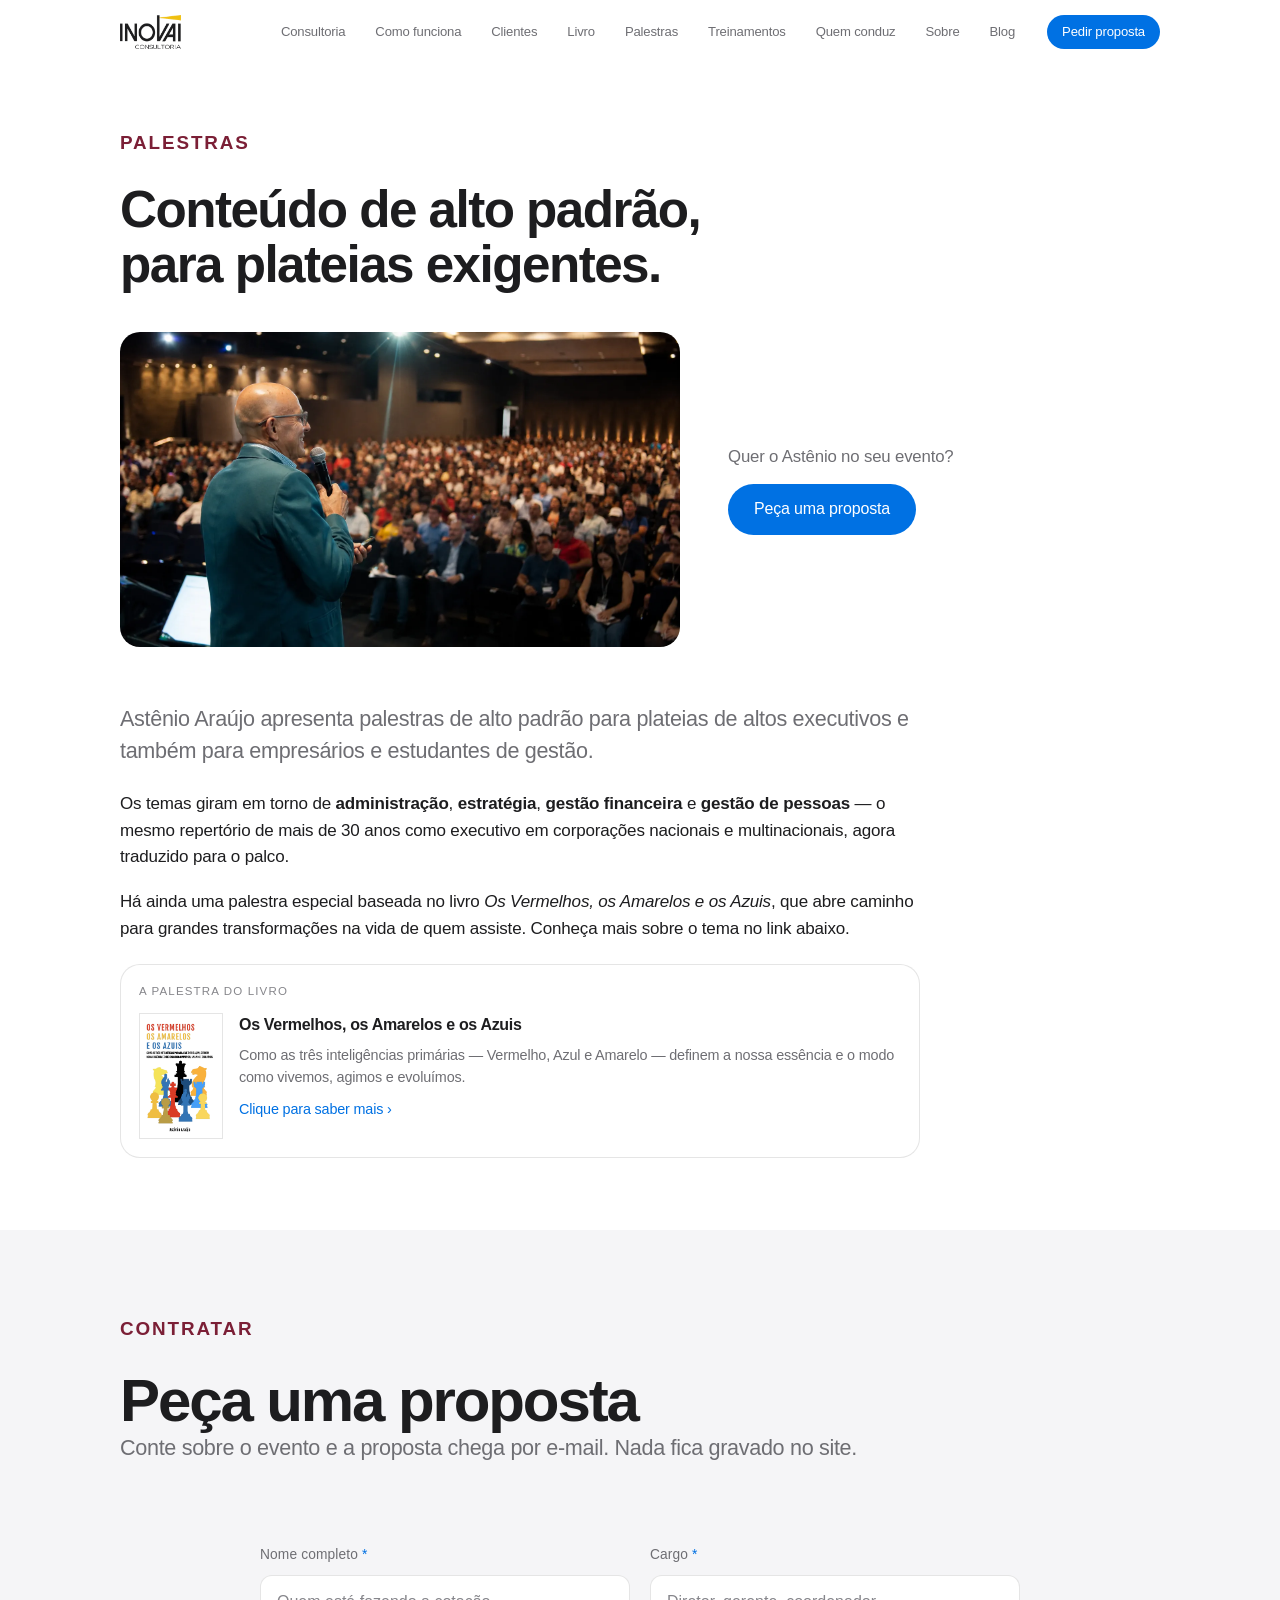
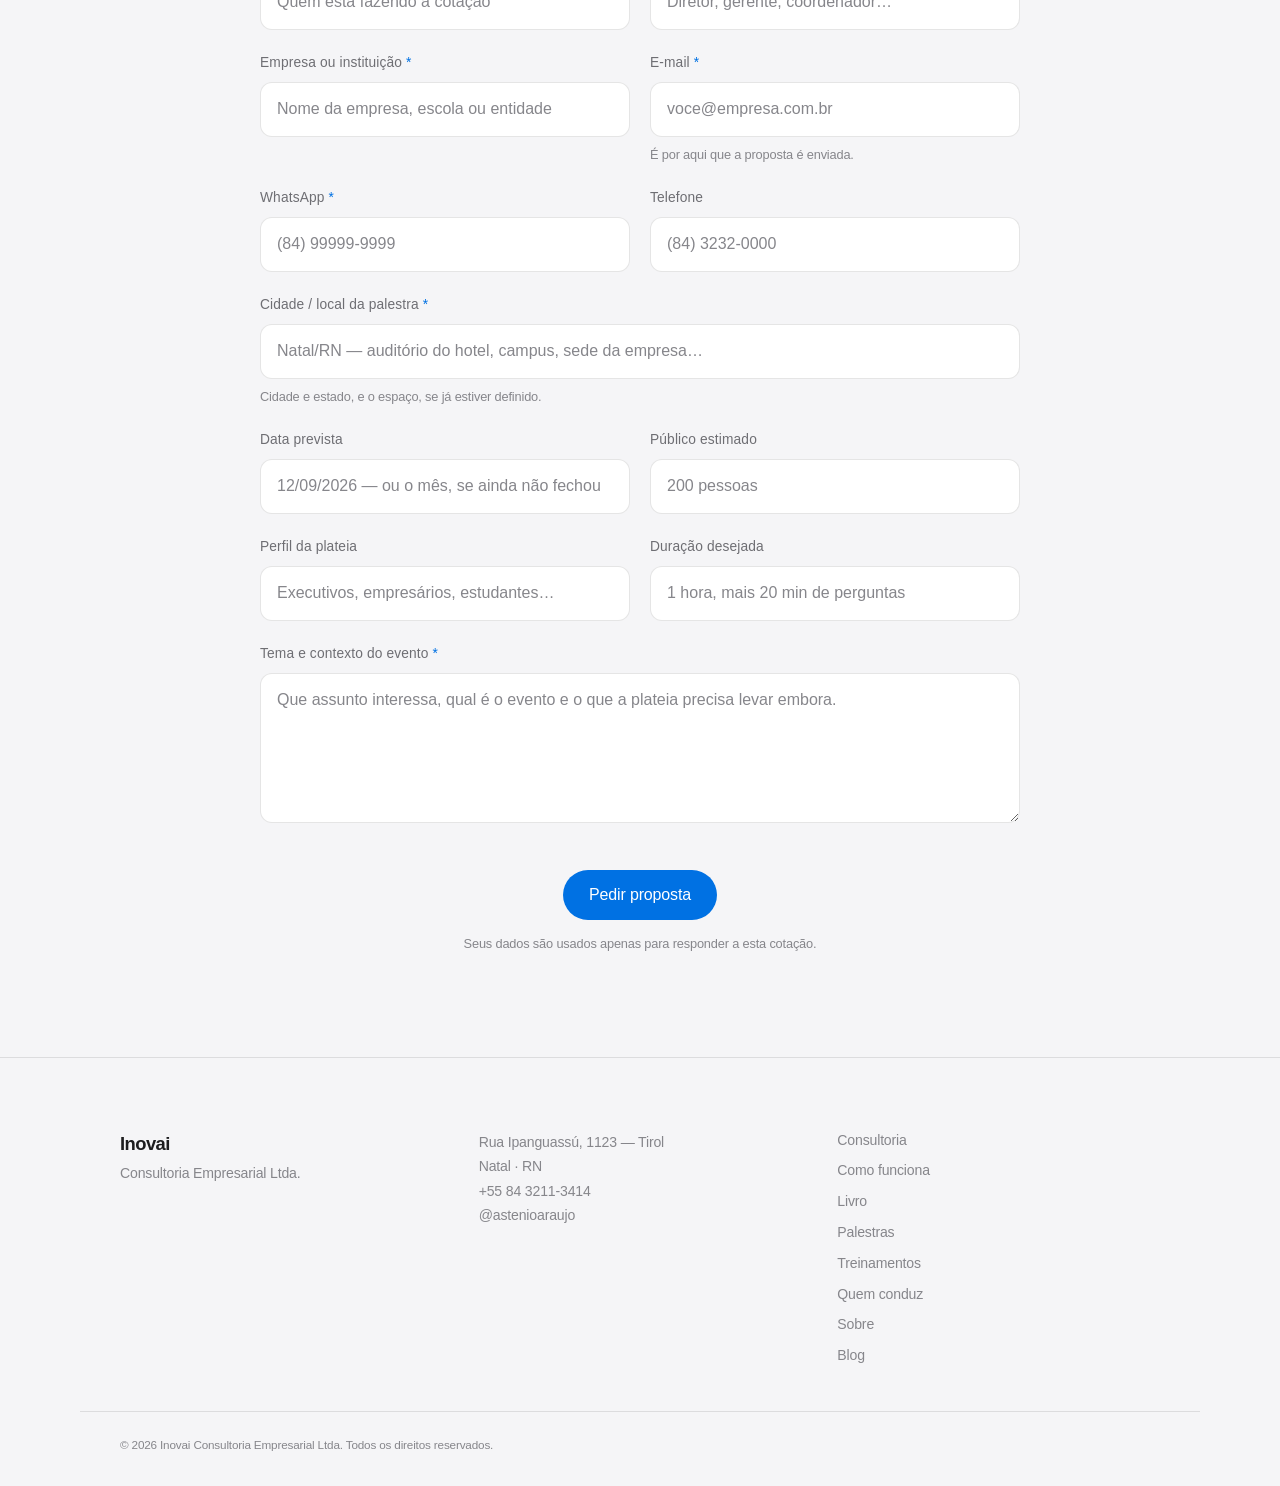
<file: public/palestras.html>
<!doctype html>
<html lang="pt-BR">
<head>
<meta charset="utf-8">
<meta name="viewport" content="width=device-width, initial-scale=1">
<title>Palestras com Astênio Araújo — administração, estratégia e gestão</title>
<meta name="description" content="Palestras de Astênio Araújo para executivos, empresários e estudantes de gestão. Temas de administração, estratégia, gestão financeira e gestão de pessoas. Peça uma proposta.">
<meta name="theme-color" content="#ffffff">
<link rel="stylesheet" href="css/styles.css">
</head>
<body>

<a class="skip" href="#conteudo">Pular para o conteúdo</a>

<header class="nav" id="nav">
  <div class="nav__inner">
    <a class="nav__brand" href="index.html" aria-label="Inovai Consultoria — início">
      <picture>
        <source srcset="img/logo-inovai.webp" type="image/webp">
        <img src="img/logo-inovai.png" width="216" height="120" alt="Inovai Consultoria">
      </picture>
    </a>

    <nav class="nav__links" aria-label="Principal">
      <a href="index.html#consultoria">Consultoria</a>
      <a href="consultoria.html">Como funciona</a>
      <a href="index.html#clientes">Clientes</a>
      <a href="livro.html">Livro</a>
      <a href="palestras.html">Palestras</a>
      <a href="treinamentos.html">Treinamentos</a>
      <a href="index.html#sobre">Quem conduz</a>
      <a href="sobre.html">Sobre</a>
      <a href="blog.html">Blog</a>
    </nav>

    <a class="nav__cta" href="#proposta">Pedir proposta</a>

    <button class="nav__toggle" id="navToggle" aria-expanded="false" aria-controls="navMenu" aria-label="Abrir menu">
      <span></span><span></span>
    </button>
  </div>

  <div class="menu" id="navMenu" hidden>
    <a href="index.html#consultoria">Consultoria</a>
    <a href="consultoria.html">Como funciona</a>
    <a href="index.html#clientes">Clientes</a>
    <a href="livro.html">Livro</a>
    <a href="palestras.html">Palestras</a>
    <a href="treinamentos.html">Treinamentos</a>
    <a href="index.html#sobre">Quem conduz</a>
    <a href="sobre.html">Sobre</a>
      <a href="blog.html">Blog</a>
    <a href="#proposta">Pedir proposta</a>
  </div>
</header>

<main id="conteudo">

  <!-- ============ HERO ============ -->
  <section class="section palestras-hero" id="topo">
    <div class="wrap">
      <p class="eyebrow reveal">Palestras</p>
      <h1 class="reveal palestras-hero__titulo">Conteúdo de alto padrão,<br>para plateias exigentes.</h1>

      <div class="palestras-hero__inner">
        <figure class="palestras-foto reveal">
          <picture>
            <source srcset="img/palestras.webp" type="image/webp">
            <img src="img/palestras.jpg" width="1672" height="941"
                 alt="Astênio Araújo em palestra, de microfone na mão, diante de um auditório lotado">
          </picture>
        </figure>

        <!-- O formulário fica no fim da página; este atalho leva direto a ele -->
        <div class="palestras-cta reveal">
          <p>Quer o Astênio no seu evento?</p>
          <a class="btn btn--primary" href="#proposta">Peça uma proposta</a>
        </div>
      </div>
    </div>
  </section>

  <!-- ============ SOBRE AS PALESTRAS ============ -->
  <section class="section" id="sobre-palestras">
    <div class="wrap texto-bloco">
      <p class="lead reveal">
        Astênio Araújo apresenta palestras de alto padrão para plateias de altos
        executivos e também para empresários e estudantes de gestão.
      </p>
      <p class="reveal">
        Os temas giram em torno de <strong>administração</strong>,
        <strong>estratégia</strong>, <strong>gestão financeira</strong> e
        <strong>gestão de pessoas</strong> — o mesmo repertório de mais de 30 anos
        como executivo em corporações nacionais e multinacionais, agora traduzido
        para o palco.
      </p>
      <p class="reveal">
        Há ainda uma palestra especial baseada no livro <em>Os Vermelhos, os
        Amarelos e os Azuis</em>, que abre caminho para grandes transformações
        na vida de quem assiste. Conheça mais sobre o tema no link abaixo.
      </p>

      <!-- Mesmo cartão da seção "Quem conduz" da home, agora levando da
           palestra para a página do livro. -->
      <a class="autor reveal" href="livro.html">
        <span class="autor__rotulo">A palestra do livro</span>
        <div class="autor__conteudo">
          <picture class="autor__capa">
            <source srcset="img/livro.webp" type="image/webp">
            <img src="img/livro.jpg" width="1100" height="1665" loading="lazy"
                 alt="Capa do livro Os Vermelhos, os Amarelos e os Azuis">
          </picture>
          <div class="autor__texto">
            <strong>Os Vermelhos, os Amarelos e os Azuis</strong>
            <p>Como as três inteligências primárias — Vermelho, Azul e Amarelo —
               definem a nossa essência e o modo como vivemos, agimos e evoluímos.</p>
            <span class="autor__mais">Clique para saber mais ›</span>
          </div>
        </div>
      </a>
    </div>
  </section>

  <!-- ============ PROPOSTA ============ -->
  <section class="section section--alt" id="proposta">
    <div class="wrap">
      <p class="eyebrow reveal">Contratar</p>
      <h2 class="reveal">Peça uma proposta</h2>
      <p class="lead reveal">
        Conte sobre o evento e a proposta chega por e-mail. Nada fica gravado
        no site.
      </p>

      <form class="form reveal" id="formPalestra" novalidate>
        <!-- Web3Forms: a chave é pública por natureza, ela só endereça o envio
             para a caixa cadastrada. Não dá acesso a nada — pode ficar no HTML. -->
        <input type="hidden" name="access_key" value="b5db4f8d-cea5-414e-a838-e527a582b4c8">
        <input type="hidden" name="subject" value="Pedido de proposta de palestra — site da Inovai">
        <input type="hidden" name="from_name" value="Site Inovai — Palestras">

        <div class="form__grid">
          <div class="field">
            <label for="nome">Nome completo <span class="req" aria-hidden="true">*</span></label>
            <input id="nome" name="nome" type="text" autocomplete="name" required
                   maxlength="120" placeholder="Quem está fazendo a cotação">
            <p class="field__erro" data-erro-de="nome" hidden></p>
          </div>

          <div class="field">
            <label for="cargo">Cargo <span class="req" aria-hidden="true">*</span></label>
            <input id="cargo" name="cargo" type="text" required maxlength="120"
                   autocomplete="organization-title" placeholder="Diretor, gerente, coordenador…">
            <p class="field__erro" data-erro-de="cargo" hidden></p>
          </div>

          <div class="field">
            <label for="empresa">Empresa ou instituição <span class="req" aria-hidden="true">*</span></label>
            <input id="empresa" name="empresa" type="text" required maxlength="120"
                   autocomplete="organization" placeholder="Nome da empresa, escola ou entidade">
            <p class="field__erro" data-erro-de="empresa" hidden></p>
          </div>

          <div class="field">
            <label for="email">E-mail <span class="req" aria-hidden="true">*</span></label>
            <input id="email" name="email" type="email" autocomplete="email" required
                   maxlength="180" placeholder="voce@empresa.com.br">
            <p class="field__hint">É por aqui que a proposta é enviada.</p>
            <p class="field__erro" data-erro-de="email" hidden></p>
          </div>

          <div class="field">
            <label for="whatsapp">WhatsApp <span class="req" aria-hidden="true">*</span></label>
            <input id="whatsapp" name="whatsapp" type="tel" inputmode="tel" required
                   maxlength="20" placeholder="(84) 99999-9999">
            <p class="field__erro" data-erro-de="whatsapp" hidden></p>
          </div>

          <div class="field">
            <label for="telefone">Telefone</label>
            <input id="telefone" name="telefone" type="tel" inputmode="tel"
                   autocomplete="tel" maxlength="20" placeholder="(84) 3232-0000">
            <p class="field__erro" data-erro-de="telefone" hidden></p>
          </div>

          <div class="field field--full">
            <label for="local">Cidade / local da palestra <span class="req" aria-hidden="true">*</span></label>
            <input id="local" name="local" type="text" required maxlength="180"
                   placeholder="Natal/RN — auditório do hotel, campus, sede da empresa…">
            <p class="field__hint">Cidade e estado, e o espaço, se já estiver definido.</p>
            <p class="field__erro" data-erro-de="local" hidden></p>
          </div>

          <div class="field">
            <label for="data">Data prevista</label>
            <input id="data" name="data" type="text" maxlength="80"
                   placeholder="12/09/2026 — ou o mês, se ainda não fechou">
          </div>

          <div class="field">
            <label for="publico">Público estimado</label>
            <input id="publico" name="publico" type="text" inputmode="numeric"
                   maxlength="20" placeholder="200 pessoas">
          </div>

          <div class="field">
            <label for="perfil">Perfil da plateia</label>
            <input id="perfil" name="perfil" type="text" maxlength="120"
                   placeholder="Executivos, empresários, estudantes…">
          </div>

          <div class="field">
            <label for="duracao">Duração desejada</label>
            <input id="duracao" name="duracao" type="text" maxlength="80"
                   placeholder="1 hora, mais 20 min de perguntas">
          </div>

          <div class="field field--full">
            <label for="tema">Tema e contexto do evento <span class="req" aria-hidden="true">*</span></label>
            <textarea id="tema" name="tema" rows="5" required maxlength="3000"
                      placeholder="Que assunto interessa, qual é o evento e o que a plateia precisa levar embora."></textarea>
            <p class="field__erro" data-erro-de="tema" hidden></p>
          </div>
        </div>

        <!-- Anti-spam: invisível para pessoas, atraente para robôs. O Web3Forms
             descarta o envio quando este campo vem preenchido. Não remover. -->
        <div class="hp" aria-hidden="true">
          <label for="botcheck">Deixe este campo em branco</label>
          <input id="botcheck" name="botcheck" type="checkbox" tabindex="-1" autocomplete="off">
        </div>

        <div class="form__acoes">
          <button class="btn btn--primary" type="submit" id="btnPalestra">Pedir proposta</button>
          <p class="form__nota">Seus dados são usados apenas para responder a esta cotação.</p>
        </div>

        <p class="form__aviso" id="formPalestraAviso" role="alert" hidden></p>
      </form>

      <div class="form__ok" id="formPalestraOk" hidden>
        <h3>Pedido recebido.</h3>
        <p>A proposta chega no e-mail informado. Se preferir adiantar alguma
          coisa, ligue para (84) 3211-3414.</p>
      </div>
    </div>
  </section>

</main>

<footer class="foot">
  <div class="wrap foot__inner">
    <div class="foot__brand">
      <strong>Inovai</strong>
      <span>Consultoria Empresarial Ltda.</span>
    </div>
    <address class="foot__contact">
      Rua Ipanguassú, 1123 — Tirol<br>
      Natal · RN<br>
      <a href="tel:+558432113414">+55 84 3211-3414</a><br>
      <a href="https://instagram.com/astenioaraujo" target="_blank" rel="noopener">@astenioaraujo</a>
    </address>
    <nav class="foot__links" aria-label="Rodapé">
      <a href="index.html#consultoria">Consultoria</a>
      <a href="consultoria.html">Como funciona</a>
      <a href="livro.html">Livro</a>
      <a href="palestras.html">Palestras</a>
      <a href="treinamentos.html">Treinamentos</a>
      <a href="index.html#sobre">Quem conduz</a>
      <a href="sobre.html">Sobre</a>
      <a href="blog.html">Blog</a>
    </nav>
  </div>
  <div class="wrap foot__base">
    <small>© <span id="ano">2026</span> Inovai Consultoria Empresarial Ltda. Todos os direitos reservados.</small>
  </div>
</footer>

<script src="js/script.js"></script>
<script src="js/palestras.js"></script>
</body>
</html>
</file>
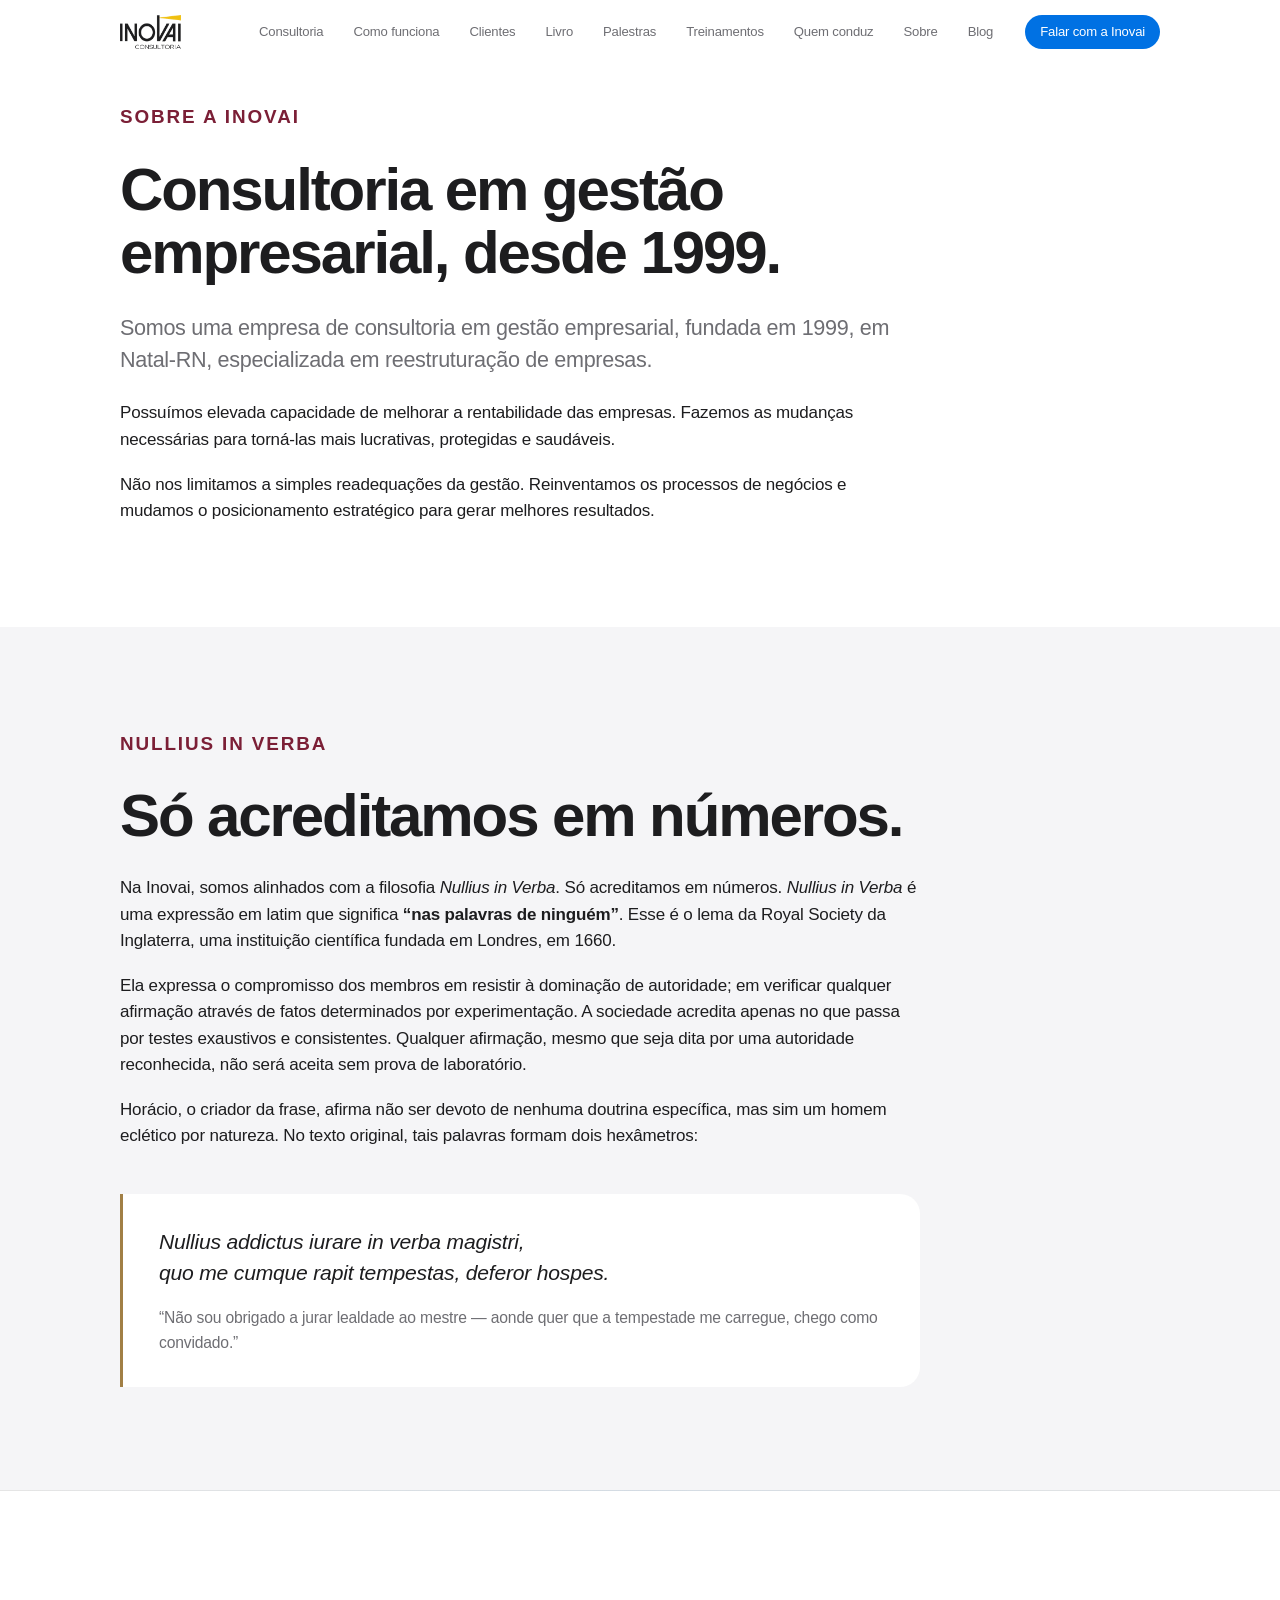
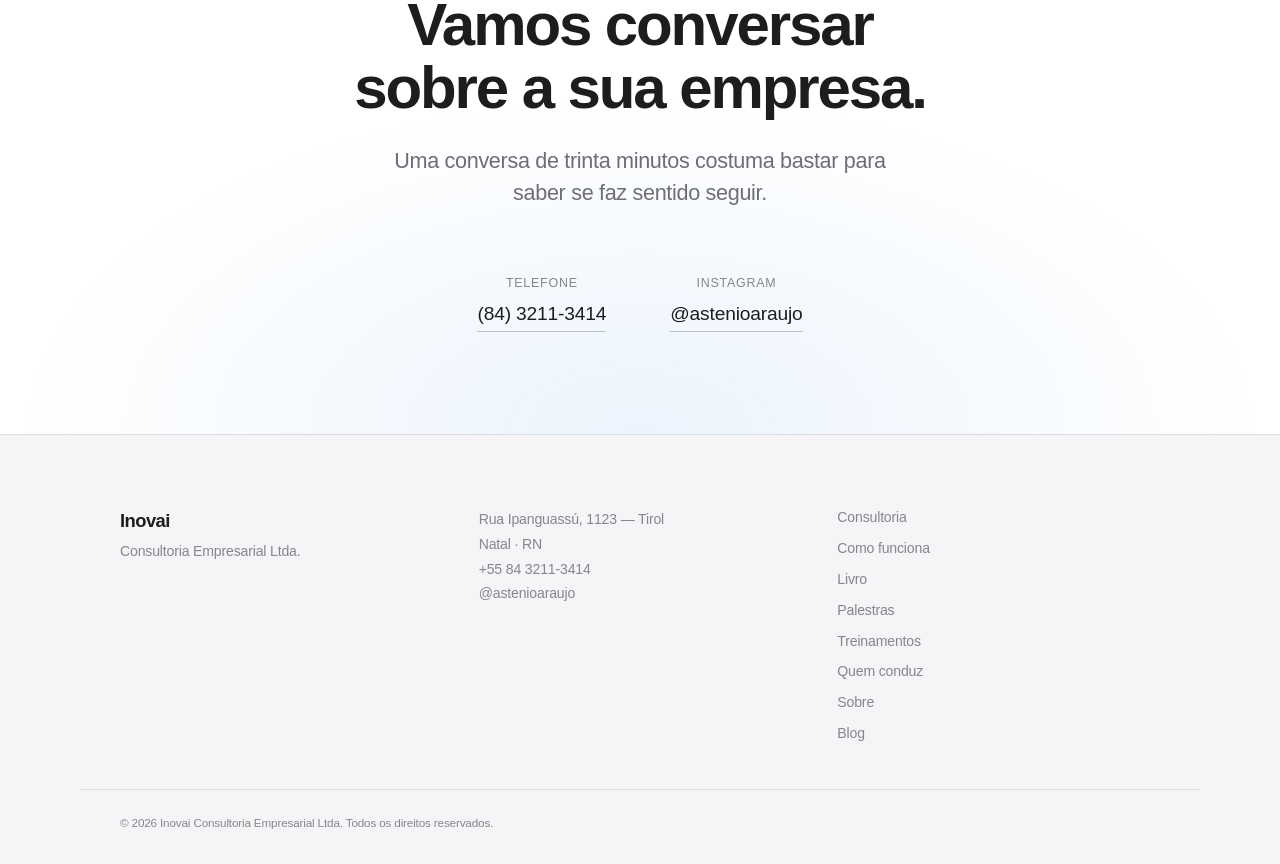
<file: public/sobre.html>
<!doctype html>
<html lang="pt-BR">
<head>
<meta charset="utf-8">
<meta name="viewport" content="width=device-width, initial-scale=1">
<title>Sobre a Inovai — consultoria em gestão empresarial desde 1999</title>
<meta name="description" content="A Inovai é uma consultoria em gestão empresarial fundada em 1999 em Natal-RN, especializada em reestruturação de empresas e em melhorar a rentabilidade dos negócios.">
<meta name="theme-color" content="#ffffff">
<link rel="stylesheet" href="css/styles.css">
</head>
<body>

<a class="skip" href="#conteudo">Pular para o conteúdo</a>

<header class="nav" id="nav">
  <div class="nav__inner">
    <a class="nav__brand" href="index.html" aria-label="Inovai Consultoria — início">
      <picture>
        <source srcset="img/logo-inovai.webp" type="image/webp">
        <img src="img/logo-inovai.png" width="216" height="120" alt="Inovai Consultoria">
      </picture>
    </a>

    <nav class="nav__links" aria-label="Principal">
      <a href="index.html#consultoria">Consultoria</a>
      <a href="consultoria.html">Como funciona</a>
      <a href="index.html#clientes">Clientes</a>
      <a href="livro.html">Livro</a>
      <a href="palestras.html">Palestras</a>
      <a href="treinamentos.html">Treinamentos</a>
      <a href="index.html#sobre">Quem conduz</a>
      <a href="sobre.html">Sobre</a>
      <a href="blog.html">Blog</a>
    </nav>

    <a class="nav__cta" href="index.html#contato">Falar com a Inovai</a>

    <button class="nav__toggle" id="navToggle" aria-expanded="false" aria-controls="navMenu" aria-label="Abrir menu">
      <span></span><span></span>
    </button>
  </div>

  <div class="menu" id="navMenu" hidden>
    <a href="index.html#consultoria">Consultoria</a>
    <a href="consultoria.html">Como funciona</a>
    <a href="index.html#clientes">Clientes</a>
    <a href="livro.html">Livro</a>
    <a href="palestras.html">Palestras</a>
    <a href="treinamentos.html">Treinamentos</a>
    <a href="index.html#sobre">Quem conduz</a>
    <a href="sobre.html">Sobre</a>
    <a href="blog.html">Blog</a>
    <a href="index.html#contato">Falar com a Inovai</a>
  </div>
</header>

<main id="conteudo">

  <!-- ============ SOBRE ============ -->
  <section class="section" id="topo">
    <div class="wrap">
     <div class="texto">
      <p class="eyebrow reveal">Sobre a Inovai</p>
      <h1 class="reveal">Consultoria em gestão empresarial, desde 1999.</h1>

      <p class="lead reveal">
        Somos uma empresa de consultoria em gestão empresarial, fundada em 1999,
        em Natal-RN, especializada em reestruturação de empresas.
      </p>
      <p class="reveal">
        Possuímos elevada capacidade de melhorar a rentabilidade das empresas.
        Fazemos as mudanças necessárias para torná-las mais lucrativas,
        protegidas e saudáveis.
      </p>
      <p class="reveal">
        Não nos limitamos a simples readequações da gestão. Reinventamos os
        processos de negócios e mudamos o posicionamento estratégico para gerar
        melhores resultados.
      </p>
     </div>
    </div>
  </section>

  <!-- ============ NULLIUS IN VERBA ============ -->
  <section class="section section--alt" id="nullius">
    <div class="wrap">
     <div class="texto">
      <p class="eyebrow reveal">Nullius in Verba</p>
      <h2 class="reveal">Só acreditamos em números.</h2>

      <p class="reveal">
        Na Inovai, somos alinhados com a filosofia <em>Nullius in Verba</em>. Só
        acreditamos em números. <em>Nullius in Verba</em> é uma expressão em latim
        que significa <strong>“nas palavras de ninguém”</strong>. Esse é o lema da
        Royal Society da Inglaterra, uma instituição científica fundada em Londres,
        em 1660.
      </p>
      <p class="reveal">
        Ela expressa o compromisso dos membros em resistir à dominação de
        autoridade; em verificar qualquer afirmação através de fatos determinados
        por experimentação. A sociedade acredita apenas no que passa por testes
        exaustivos e consistentes. Qualquer afirmação, mesmo que seja dita por uma
        autoridade reconhecida, não será aceita sem prova de laboratório.
      </p>
      <p class="reveal">
        Horácio, o criador da frase, afirma não ser devoto de nenhuma doutrina
        específica, mas sim um homem eclético por natureza. No texto original,
        tais palavras formam dois hexâmetros:
      </p>

      <figure class="verba reveal">
        <blockquote>
          Nullius addictus iurare in verba magistri,<br>
          quo me cumque rapit tempestas, deferor hospes.
        </blockquote>
        <figcaption>
          “Não sou obrigado a jurar lealdade ao mestre — aonde quer que a
          tempestade me carregue, chego como convidado.”
        </figcaption>
      </figure>
     </div>
    </div>
  </section>

  <!-- ============ CTA ============ -->
  <section class="section section--alt closing">
    <div class="wrap closing__inner">
      <h2 class="reveal">Vamos conversar<br>sobre a sua empresa.</h2>
      <p class="lead reveal">Uma conversa de trinta minutos costuma bastar para saber se faz sentido seguir.</p>
      <ul class="contatos reveal">
        <li>
          <span class="contatos__rotulo">Telefone</span>
          <a href="tel:+558432113414">(84) 3211-3414</a>
        </li>
        <li>
          <span class="contatos__rotulo">Instagram</span>
          <a href="https://instagram.com/astenioaraujo" target="_blank" rel="noopener">@astenioaraujo</a>
        </li>
      </ul>
    </div>
  </section>

</main>

<footer class="foot">
  <div class="wrap foot__inner">
    <div class="foot__brand">
      <strong>Inovai</strong>
      <span>Consultoria Empresarial Ltda.</span>
    </div>
    <address class="foot__contact">
      Rua Ipanguassú, 1123 — Tirol<br>
      Natal · RN<br>
      <a href="tel:+558432113414">+55 84 3211-3414</a><br>
      <a href="https://instagram.com/astenioaraujo" target="_blank" rel="noopener">@astenioaraujo</a>
    </address>
    <nav class="foot__links" aria-label="Rodapé">
      <a href="index.html#consultoria">Consultoria</a>
      <a href="consultoria.html">Como funciona</a>
      <a href="livro.html">Livro</a>
      <a href="palestras.html">Palestras</a>
      <a href="treinamentos.html">Treinamentos</a>
      <a href="index.html#sobre">Quem conduz</a>
      <a href="sobre.html">Sobre</a>
      <a href="blog.html">Blog</a>
    </nav>
  </div>
  <div class="wrap foot__base">
    <small>© <span id="ano">2026</span> Inovai Consultoria Empresarial Ltda. Todos os direitos reservados.</small>
  </div>
</footer>

<script src="js/script.js"></script>
</body>
</html>
</file>
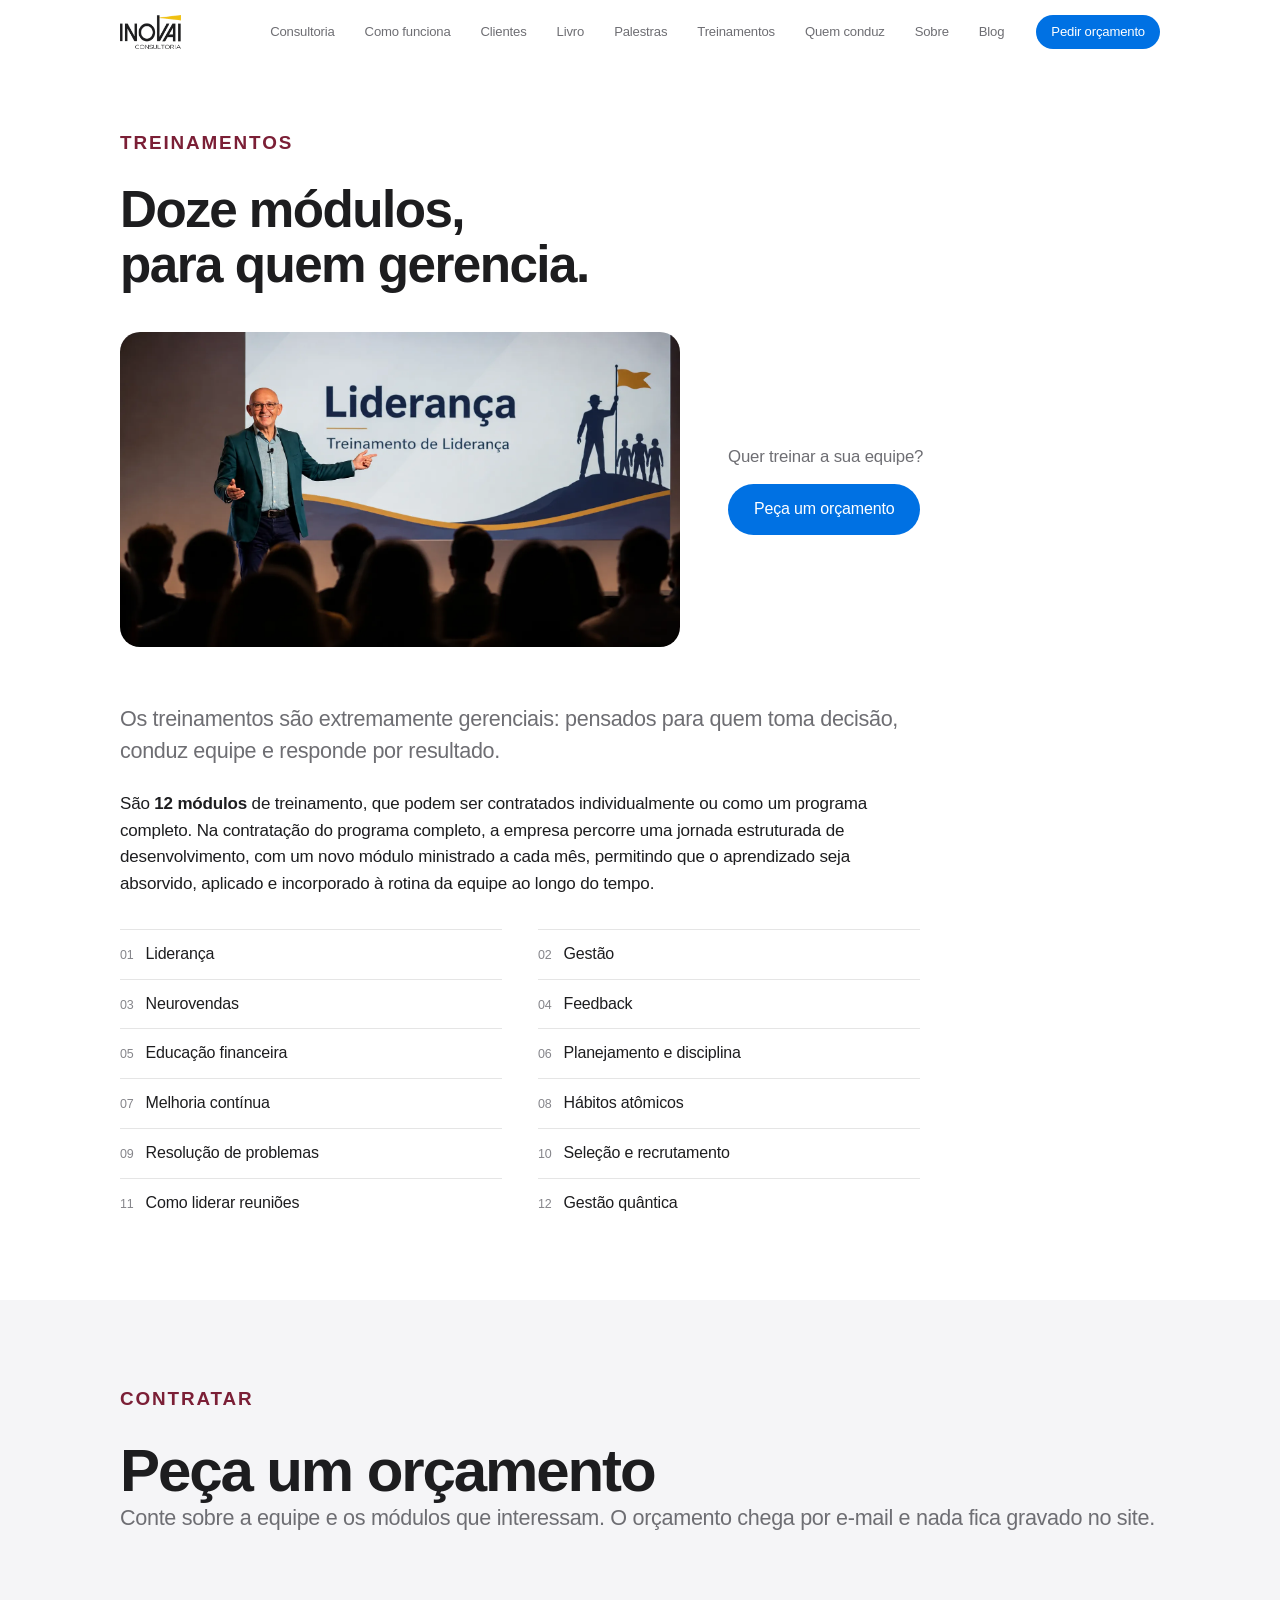
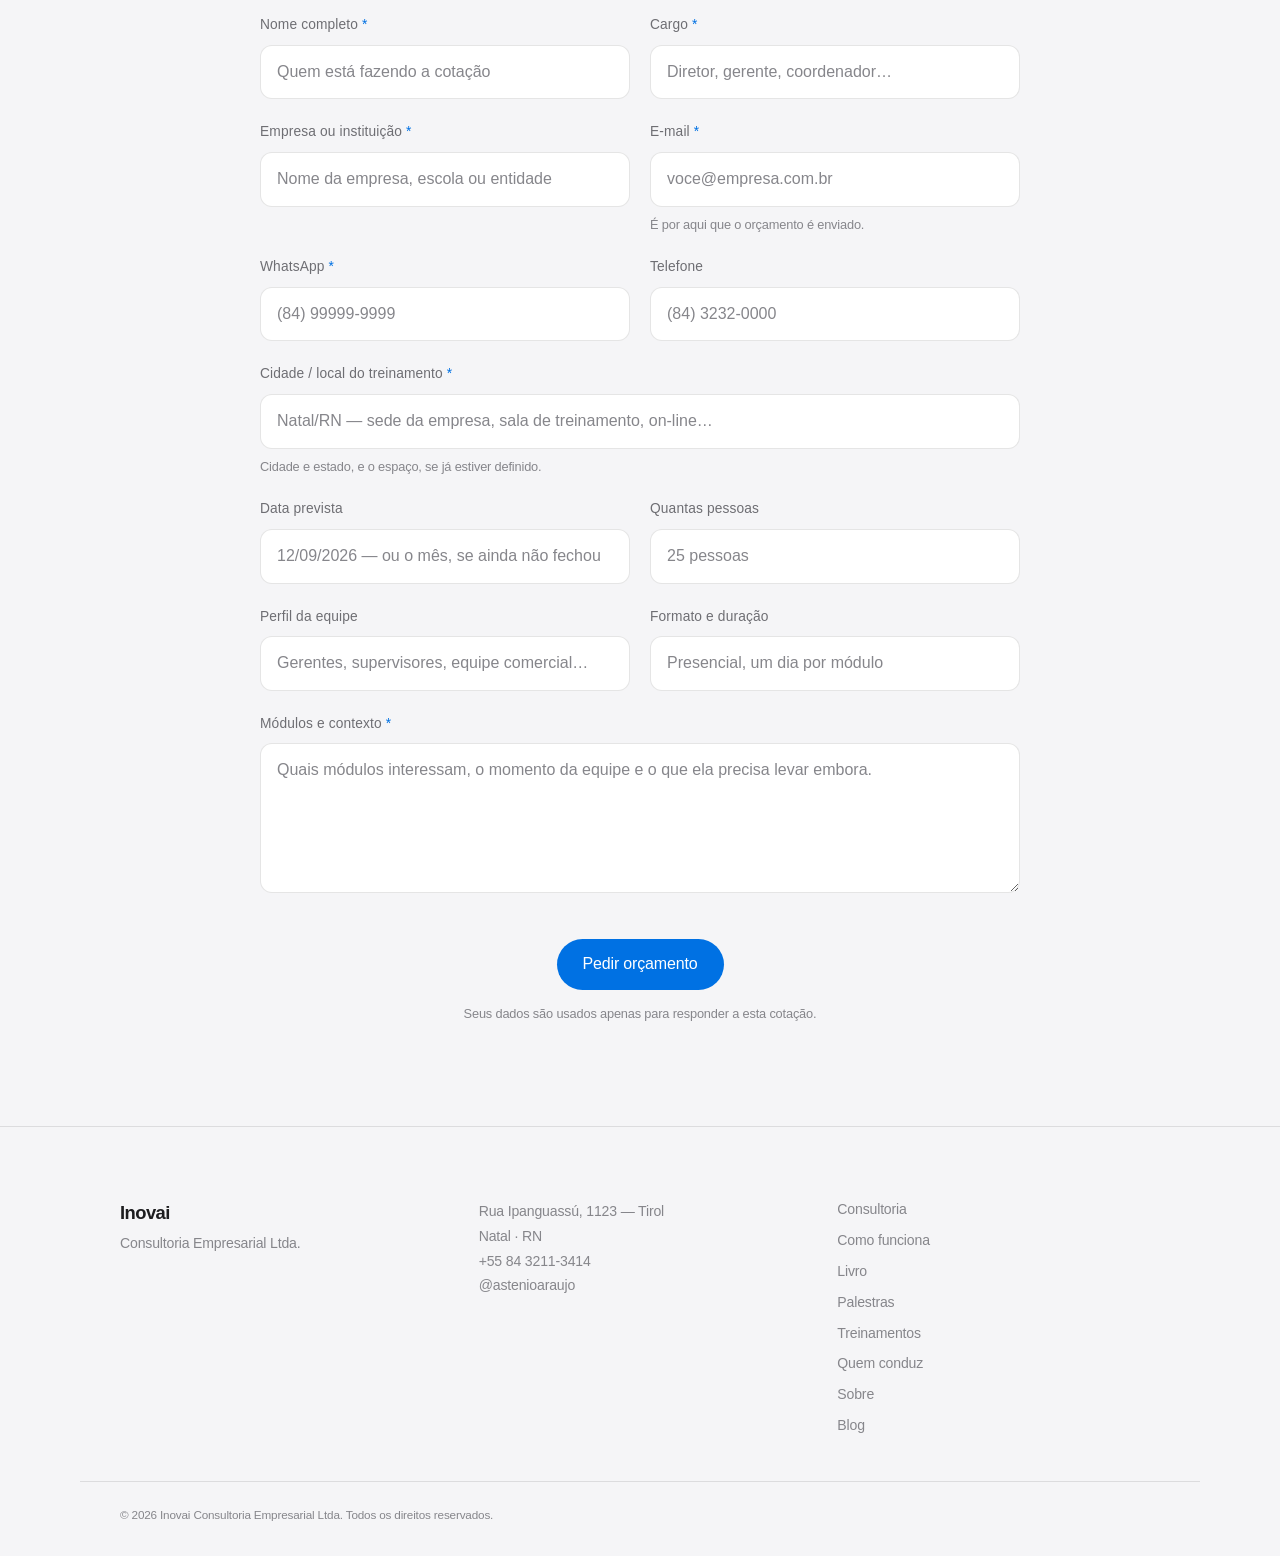
<file: public/treinamentos.html>
<!doctype html>
<html lang="pt-BR">
<head>
<meta charset="utf-8">
<meta name="viewport" content="width=device-width, initial-scale=1">
<title>Treinamentos gerenciais com Astênio Araújo — 12 módulos</title>
<meta name="description" content="Treinamentos gerenciais com Astênio Araújo: 12 módulos, de liderança e gestão a neurovendas, feedback, hábitos atômicos e gestão quântica. Peça um orçamento.">
<meta name="theme-color" content="#ffffff">
<link rel="stylesheet" href="css/styles.css">
</head>
<body>

<a class="skip" href="#conteudo">Pular para o conteúdo</a>

<header class="nav" id="nav">
  <div class="nav__inner">
    <a class="nav__brand" href="index.html" aria-label="Inovai Consultoria — início">
      <picture>
        <source srcset="img/logo-inovai.webp" type="image/webp">
        <img src="img/logo-inovai.png" width="216" height="120" alt="Inovai Consultoria">
      </picture>
    </a>

    <nav class="nav__links" aria-label="Principal">
      <a href="index.html#consultoria">Consultoria</a>
      <a href="consultoria.html">Como funciona</a>
      <a href="index.html#clientes">Clientes</a>
      <a href="livro.html">Livro</a>
      <a href="palestras.html">Palestras</a>
      <a href="treinamentos.html">Treinamentos</a>
      <a href="index.html#sobre">Quem conduz</a>
      <a href="sobre.html">Sobre</a>
      <a href="blog.html">Blog</a>
    </nav>

    <a class="nav__cta" href="#orcamento">Pedir orçamento</a>

    <button class="nav__toggle" id="navToggle" aria-expanded="false" aria-controls="navMenu" aria-label="Abrir menu">
      <span></span><span></span>
    </button>
  </div>

  <div class="menu" id="navMenu" hidden>
    <a href="index.html#consultoria">Consultoria</a>
    <a href="consultoria.html">Como funciona</a>
    <a href="index.html#clientes">Clientes</a>
    <a href="livro.html">Livro</a>
    <a href="palestras.html">Palestras</a>
    <a href="treinamentos.html">Treinamentos</a>
    <a href="index.html#sobre">Quem conduz</a>
    <a href="sobre.html">Sobre</a>
      <a href="blog.html">Blog</a>
    <a href="#orcamento">Pedir orçamento</a>
  </div>
</header>

<main id="conteudo">

  <!-- ============ HERO ============ -->
  <section class="section palestras-hero" id="topo">
    <div class="wrap">
      <p class="eyebrow reveal">Treinamentos</p>
      <h1 class="reveal palestras-hero__titulo">Doze módulos,<br>para quem gerencia.</h1>

      <div class="palestras-hero__inner">
        <figure class="palestras-foto reveal">
          <picture>
            <source srcset="img/treinamentos.webp" type="image/webp">
            <img src="img/treinamentos.jpg" width="1672" height="941"
                 alt="Astênio Araújo conduzindo um treinamento de liderança diante da plateia">
          </picture>
        </figure>

        <!-- O formulário fica no fim da página; este atalho leva direto a ele -->
        <div class="palestras-cta reveal">
          <p>Quer treinar a sua equipe?</p>
          <a class="btn btn--primary" href="#orcamento">Peça um orçamento</a>
        </div>
      </div>
    </div>
  </section>

  <!-- ============ SOBRE OS TREINAMENTOS ============ -->
  <section class="section" id="sobre-treinamentos">
    <div class="wrap texto-bloco">
      <p class="lead reveal">
        Os treinamentos são extremamente gerenciais: pensados para quem toma
        decisão, conduz equipe e responde por resultado.
      </p>
      <p class="reveal">
        São <strong>12 módulos</strong> de treinamento, que podem ser contratados
        individualmente ou como um programa completo. Na contratação do programa
        completo, a empresa percorre uma jornada estruturada de desenvolvimento,
        com um novo módulo ministrado a cada mês, permitindo que o aprendizado
        seja absorvido, aplicado e incorporado à rotina da equipe ao longo do tempo.
      </p>

      <ol class="modulos reveal">
        <li><span>01</span>Liderança</li>
        <li><span>02</span>Gestão</li>
        <li><span>03</span>Neurovendas</li>
        <li><span>04</span>Feedback</li>
        <li><span>05</span>Educação financeira</li>
        <li><span>06</span>Planejamento e disciplina</li>
        <li><span>07</span>Melhoria contínua</li>
        <li><span>08</span>Hábitos atômicos</li>
        <li><span>09</span>Resolução de problemas</li>
        <li><span>10</span>Seleção e recrutamento</li>
        <li><span>11</span>Como liderar reuniões</li>
        <li><span>12</span>Gestão quântica</li>
      </ol>
    </div>
  </section>

  <!-- ============ ORÇAMENTO ============ -->
  <section class="section section--alt" id="orcamento">
    <div class="wrap">
      <p class="eyebrow reveal">Contratar</p>
      <h2 class="reveal">Peça um orçamento</h2>
      <p class="lead reveal">
        Conte sobre a equipe e os módulos que interessam. O orçamento chega
        por e-mail e nada fica gravado no site.
      </p>

      <form class="form reveal" id="formTreinamento" novalidate>
        <!-- Web3Forms: a chave é pública por natureza, ela só endereça o envio
             para a caixa cadastrada. Não dá acesso a nada — pode ficar no HTML. -->
        <input type="hidden" name="access_key" value="b5db4f8d-cea5-414e-a838-e527a582b4c8">
        <input type="hidden" name="subject" value="Pedido de orçamento de treinamento — site da Inovai">
        <input type="hidden" name="from_name" value="Site Inovai — Treinamentos">

        <div class="form__grid">
          <div class="field">
            <label for="nome">Nome completo <span class="req" aria-hidden="true">*</span></label>
            <input id="nome" name="nome" type="text" autocomplete="name" required
                   maxlength="120" placeholder="Quem está fazendo a cotação">
            <p class="field__erro" data-erro-de="nome" hidden></p>
          </div>

          <div class="field">
            <label for="cargo">Cargo <span class="req" aria-hidden="true">*</span></label>
            <input id="cargo" name="cargo" type="text" required maxlength="120"
                   autocomplete="organization-title" placeholder="Diretor, gerente, coordenador…">
            <p class="field__erro" data-erro-de="cargo" hidden></p>
          </div>

          <div class="field">
            <label for="empresa">Empresa ou instituição <span class="req" aria-hidden="true">*</span></label>
            <input id="empresa" name="empresa" type="text" required maxlength="120"
                   autocomplete="organization" placeholder="Nome da empresa, escola ou entidade">
            <p class="field__erro" data-erro-de="empresa" hidden></p>
          </div>

          <div class="field">
            <label for="email">E-mail <span class="req" aria-hidden="true">*</span></label>
            <input id="email" name="email" type="email" autocomplete="email" required
                   maxlength="180" placeholder="voce@empresa.com.br">
            <p class="field__hint">É por aqui que o orçamento é enviado.</p>
            <p class="field__erro" data-erro-de="email" hidden></p>
          </div>

          <div class="field">
            <label for="whatsapp">WhatsApp <span class="req" aria-hidden="true">*</span></label>
            <input id="whatsapp" name="whatsapp" type="tel" inputmode="tel" required
                   maxlength="20" placeholder="(84) 99999-9999">
            <p class="field__erro" data-erro-de="whatsapp" hidden></p>
          </div>

          <div class="field">
            <label for="telefone">Telefone</label>
            <input id="telefone" name="telefone" type="tel" inputmode="tel"
                   autocomplete="tel" maxlength="20" placeholder="(84) 3232-0000">
            <p class="field__erro" data-erro-de="telefone" hidden></p>
          </div>

          <div class="field field--full">
            <label for="local">Cidade / local do treinamento <span class="req" aria-hidden="true">*</span></label>
            <input id="local" name="local" type="text" required maxlength="180"
                   placeholder="Natal/RN — sede da empresa, sala de treinamento, on-line…">
            <p class="field__hint">Cidade e estado, e o espaço, se já estiver definido.</p>
            <p class="field__erro" data-erro-de="local" hidden></p>
          </div>

          <div class="field">
            <label for="data">Data prevista</label>
            <input id="data" name="data" type="text" maxlength="80"
                   placeholder="12/09/2026 — ou o mês, se ainda não fechou">
          </div>

          <div class="field">
            <label for="publico">Quantas pessoas</label>
            <input id="publico" name="publico" type="text" inputmode="numeric"
                   maxlength="20" placeholder="25 pessoas">
          </div>

          <div class="field">
            <label for="perfil">Perfil da equipe</label>
            <input id="perfil" name="perfil" type="text" maxlength="120"
                   placeholder="Gerentes, supervisores, equipe comercial…">
          </div>

          <div class="field">
            <label for="duracao">Formato e duração</label>
            <input id="duracao" name="duracao" type="text" maxlength="80"
                   placeholder="Presencial, um dia por módulo">
          </div>

          <div class="field field--full">
            <label for="tema">Módulos e contexto <span class="req" aria-hidden="true">*</span></label>
            <textarea id="tema" name="tema" rows="5" required maxlength="3000"
                      placeholder="Quais módulos interessam, o momento da equipe e o que ela precisa levar embora."></textarea>
            <p class="field__erro" data-erro-de="tema" hidden></p>
          </div>
        </div>

        <!-- Anti-spam: invisível para pessoas, atraente para robôs. O Web3Forms
             descarta o envio quando este campo vem preenchido. Não remover. -->
        <div class="hp" aria-hidden="true">
          <label for="botcheck">Deixe este campo em branco</label>
          <input id="botcheck" name="botcheck" type="checkbox" tabindex="-1" autocomplete="off">
        </div>

        <div class="form__acoes">
          <button class="btn btn--primary" type="submit" id="btnTreinamento">Pedir orçamento</button>
          <p class="form__nota">Seus dados são usados apenas para responder a esta cotação.</p>
        </div>

        <p class="form__aviso" id="formTreinamentoAviso" role="alert" hidden></p>
      </form>

      <div class="form__ok" id="formTreinamentoOk" hidden>
        <h3>Pedido recebido.</h3>
        <p>O orçamento chega no e-mail informado. Se preferir adiantar alguma
          coisa, ligue para (84) 3211-3414.</p>
      </div>
    </div>
  </section>

</main>

<footer class="foot">
  <div class="wrap foot__inner">
    <div class="foot__brand">
      <strong>Inovai</strong>
      <span>Consultoria Empresarial Ltda.</span>
    </div>
    <address class="foot__contact">
      Rua Ipanguassú, 1123 — Tirol<br>
      Natal · RN<br>
      <a href="tel:+558432113414">+55 84 3211-3414</a><br>
      <a href="https://instagram.com/astenioaraujo" target="_blank" rel="noopener">@astenioaraujo</a>
    </address>
    <nav class="foot__links" aria-label="Rodapé">
      <a href="index.html#consultoria">Consultoria</a>
      <a href="consultoria.html">Como funciona</a>
      <a href="livro.html">Livro</a>
      <a href="palestras.html">Palestras</a>
      <a href="treinamentos.html">Treinamentos</a>
      <a href="index.html#sobre">Quem conduz</a>
      <a href="sobre.html">Sobre</a>
      <a href="blog.html">Blog</a>
    </nav>
  </div>
  <div class="wrap foot__base">
    <small>© <span id="ano">2026</span> Inovai Consultoria Empresarial Ltda. Todos os direitos reservados.</small>
  </div>
</footer>

<script src="js/script.js"></script>
<script src="js/treinamentos.js"></script>
</body>
</html>
</file>
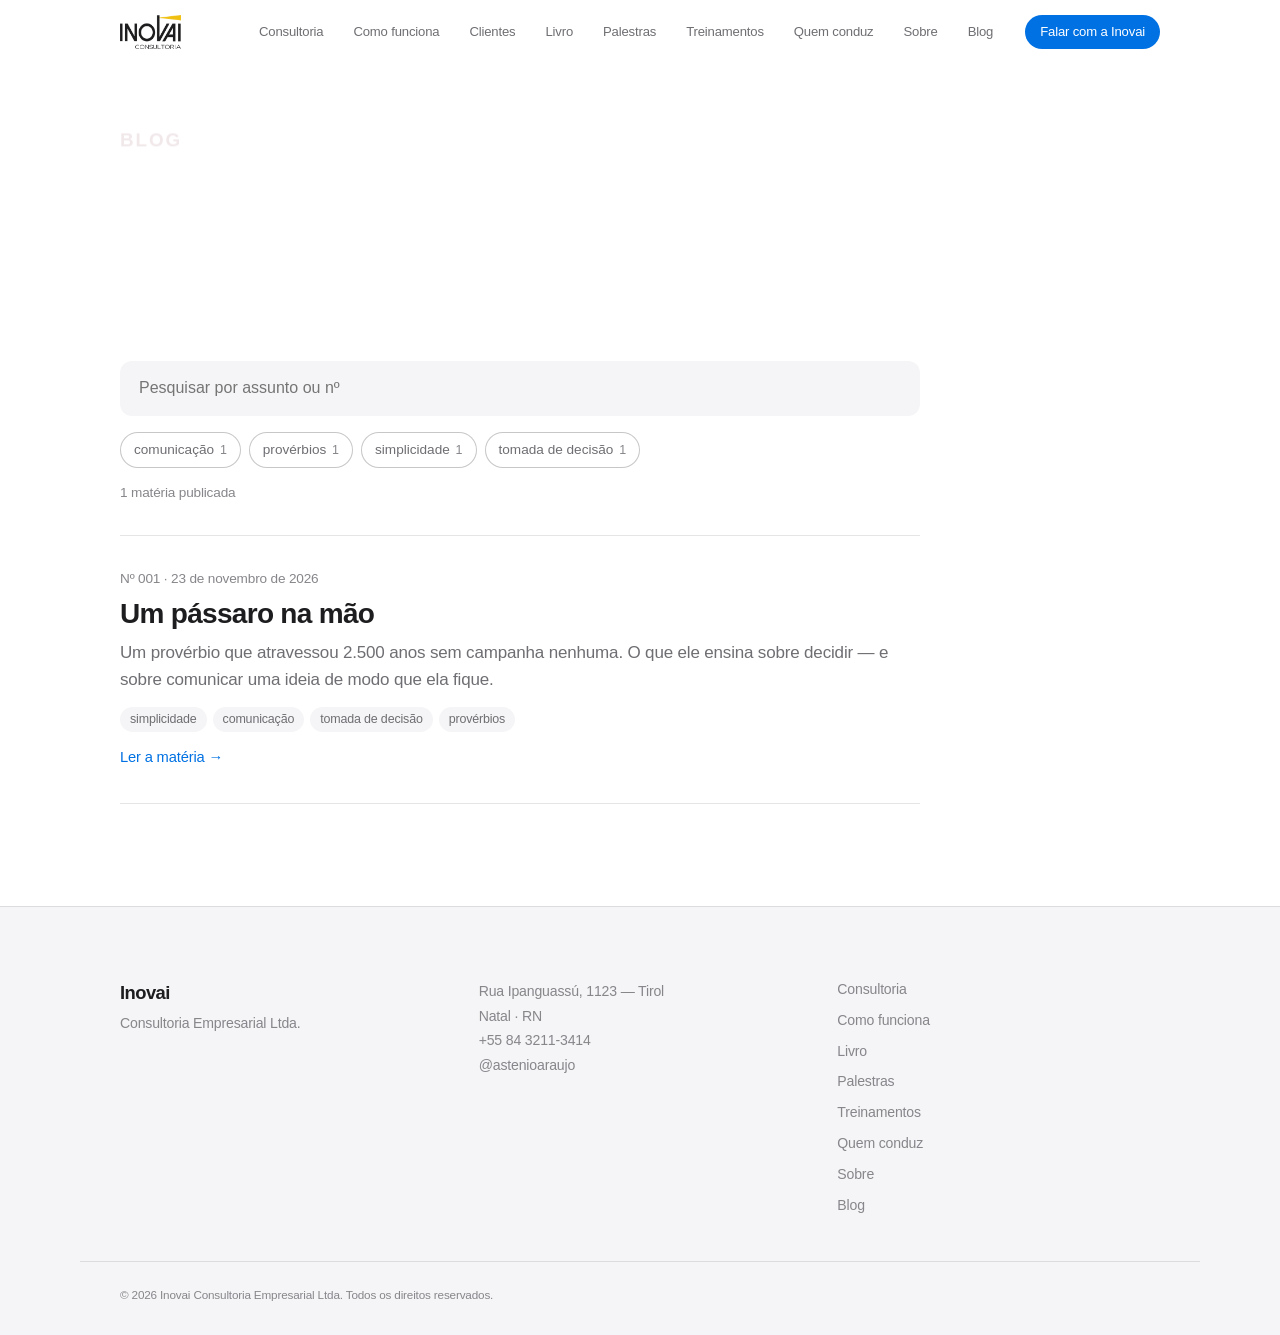
<file: public/blog/navalha-de-occam.html>
<!doctype html>
<html lang="pt-BR">
<head>
<meta charset="utf-8">
<!-- Matéria retirada em 23/11/2026. O Render não apaga do ar o arquivo que
     sai do repositório, então este endereço precisa existir e mandar para a
     lista. -->
<meta name="robots" content="noindex">
<meta http-equiv="refresh" content="0; url=../blog.html">
<link rel="canonical" href="../blog.html">
<title>Blog da Inovai</title>
</head>
<body>
<p><a href="../blog.html">Ir para o Blog da Inovai</a></p>
</body>
</html>
</file>
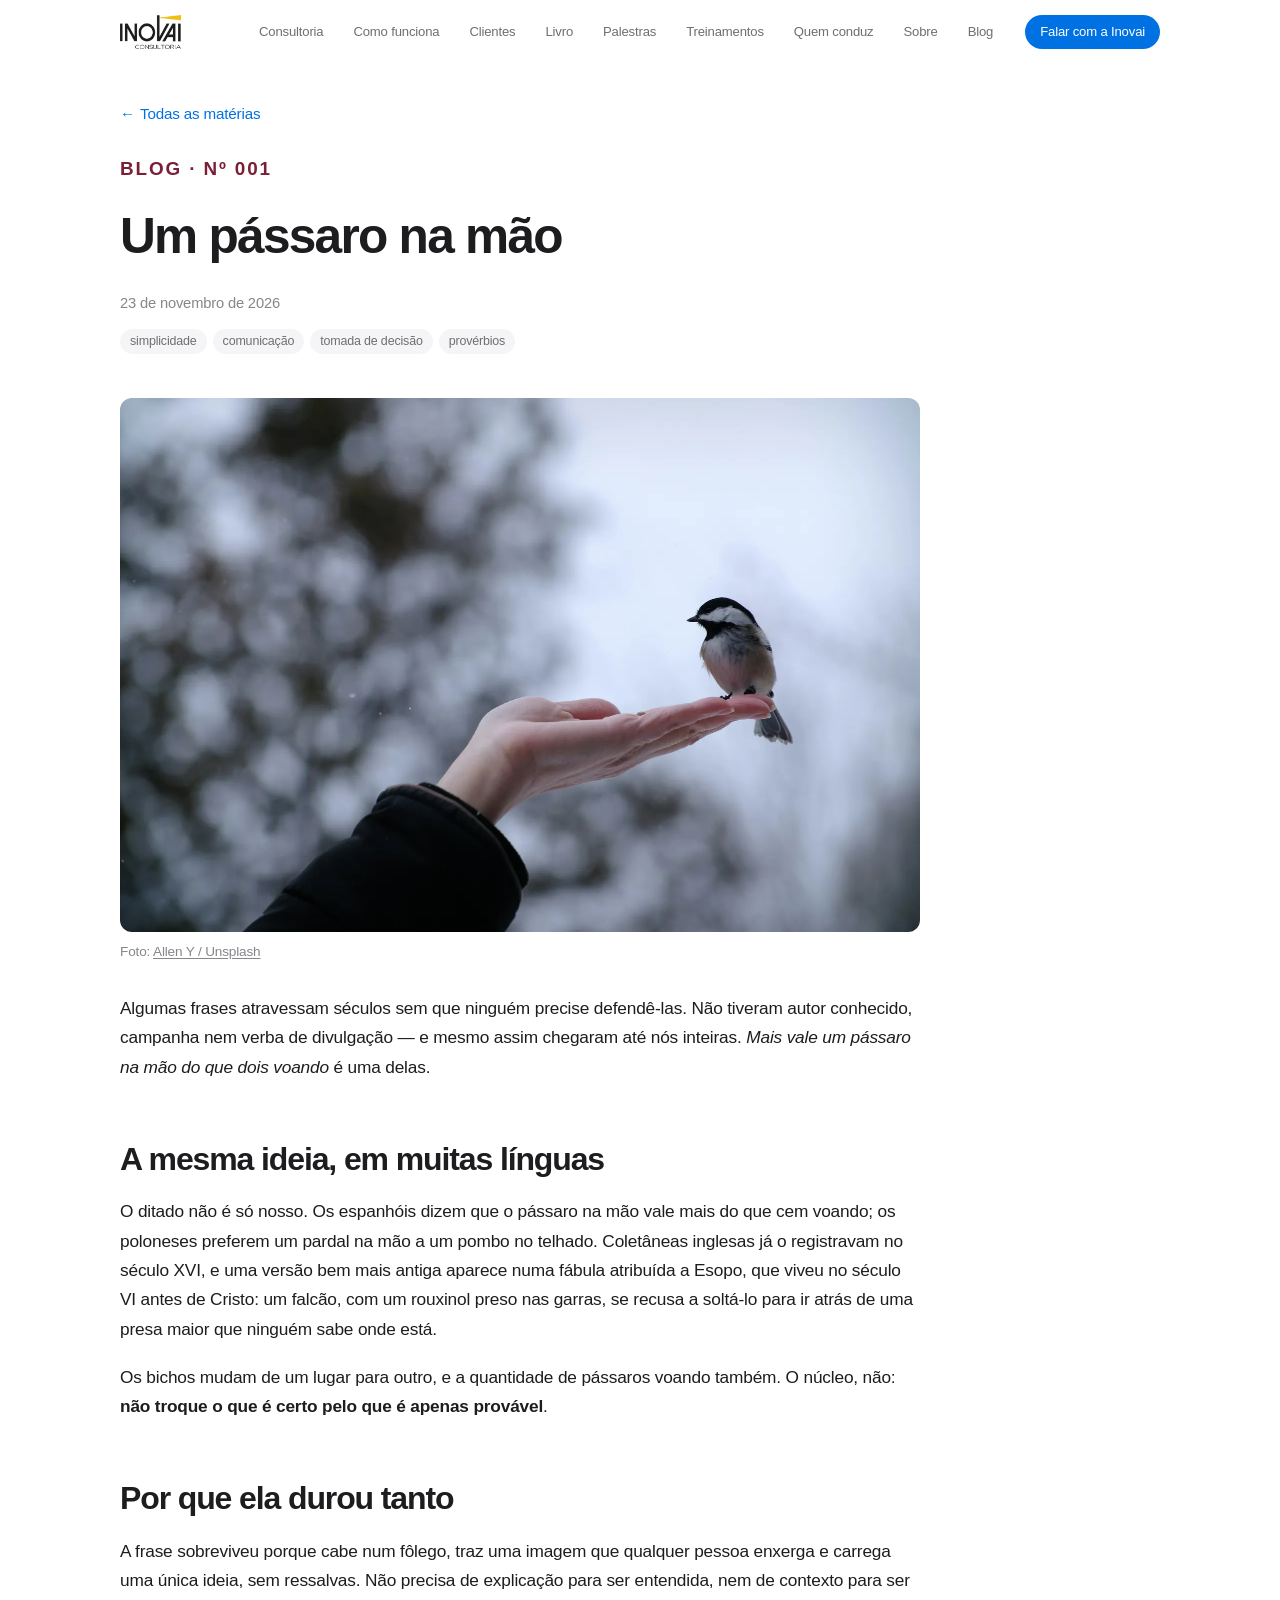
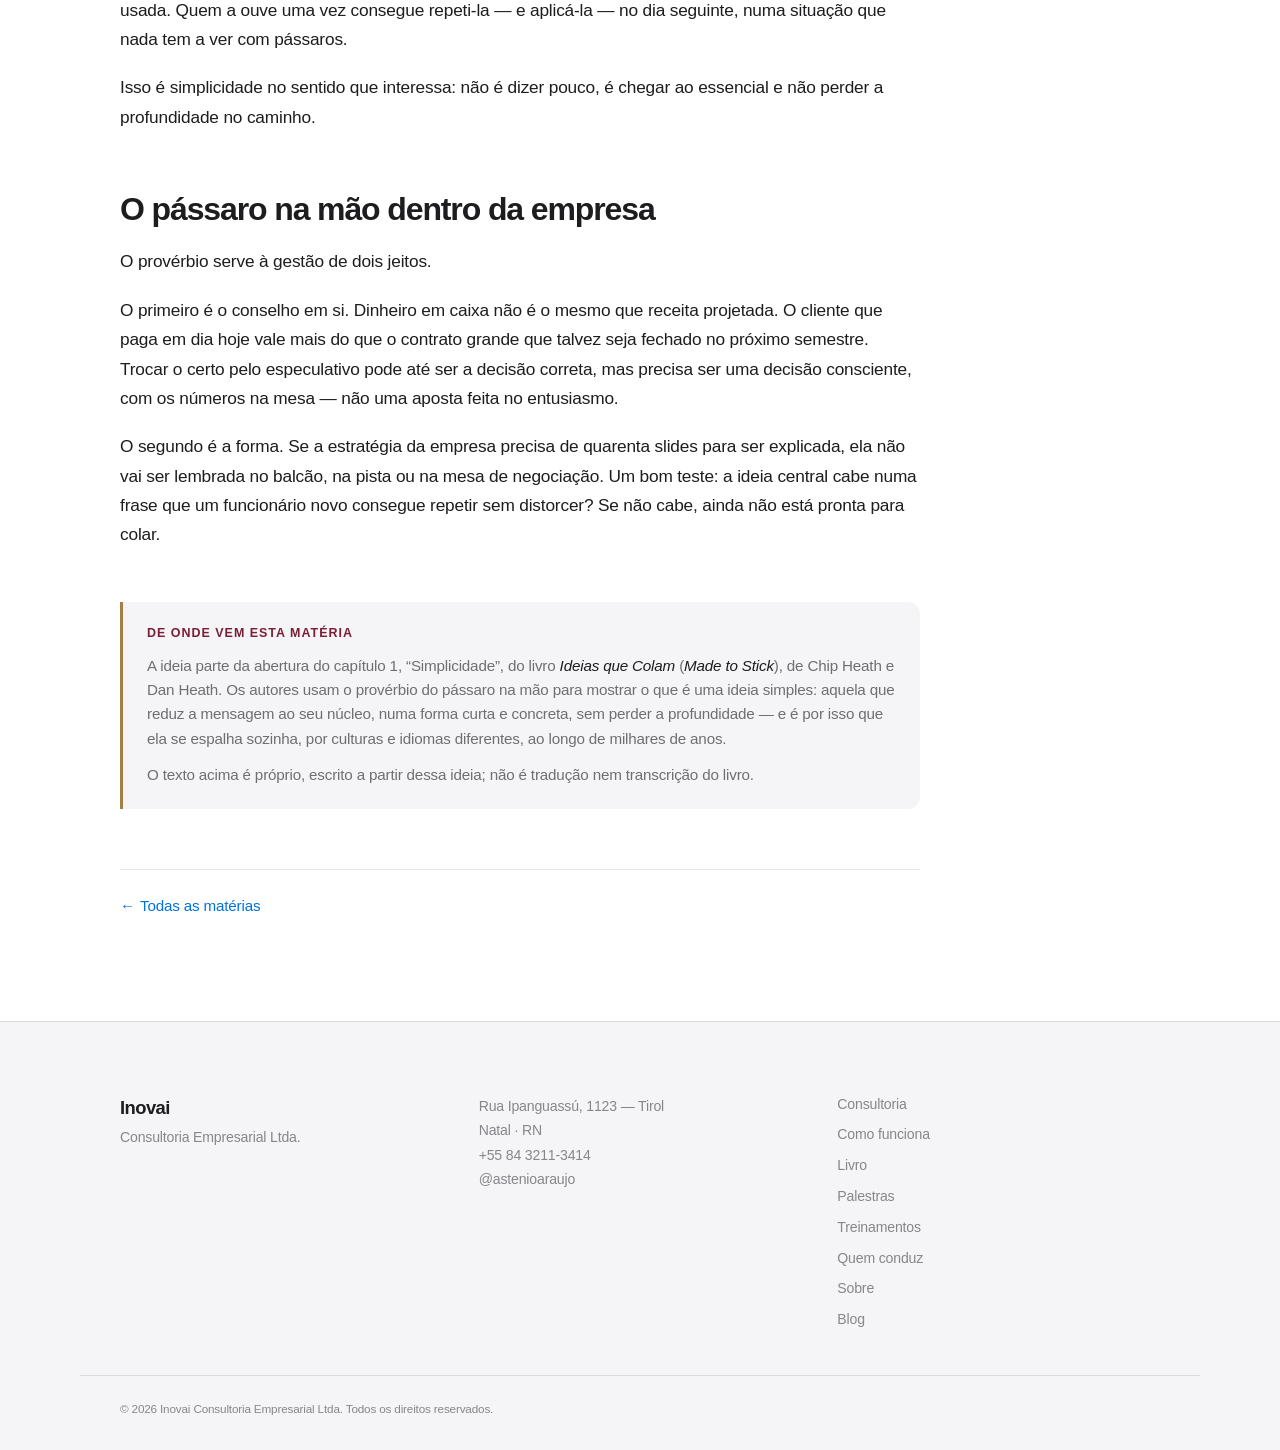
<file: public/blog/um-passaro-na-mao.html>
<!doctype html>
<html lang="pt-BR">
<head>
<meta charset="utf-8">
<meta name="viewport" content="width=device-width, initial-scale=1">
<title>Um pássaro na mão — Blog da Inovai</title>
<meta name="description" content="Um provérbio que atravessou 2.500 anos sem campanha nenhuma. O que ele ensina sobre decidir — e sobre comunicar uma ideia de modo que ela fique.">
<meta name="theme-color" content="#ffffff">
<link rel="stylesheet" href="../css/styles.css">
</head>
<body>

<a class="skip" href="#conteudo">Pular para o conteúdo</a>

<header class="nav" id="nav">
  <div class="nav__inner">
    <a class="nav__brand" href="../index.html" aria-label="Inovai Consultoria — início">
      <picture>
        <source srcset="../img/logo-inovai.webp" type="image/webp">
        <img src="../img/logo-inovai.png" width="216" height="120" alt="Inovai Consultoria">
      </picture>
    </a>

    <nav class="nav__links" aria-label="Principal">
      <a href="../index.html#consultoria">Consultoria</a>
      <a href="../consultoria.html">Como funciona</a>
      <a href="../index.html#clientes">Clientes</a>
      <a href="../livro.html">Livro</a>
      <a href="../palestras.html">Palestras</a>
      <a href="../treinamentos.html">Treinamentos</a>
      <a href="../index.html#sobre">Quem conduz</a>
      <a href="../sobre.html">Sobre</a>
      <a href="../blog.html">Blog</a>
    </nav>

    <a class="nav__cta" href="../index.html#contato">Falar com a Inovai</a>

    <button class="nav__toggle" id="navToggle" aria-expanded="false" aria-controls="navMenu" aria-label="Abrir menu">
      <span></span><span></span>
    </button>
  </div>

  <div class="menu" id="navMenu" hidden>
    <a href="../index.html#consultoria">Consultoria</a>
    <a href="../consultoria.html">Como funciona</a>
    <a href="../index.html#clientes">Clientes</a>
    <a href="../livro.html">Livro</a>
    <a href="../palestras.html">Palestras</a>
    <a href="../treinamentos.html">Treinamentos</a>
    <a href="../index.html#sobre">Quem conduz</a>
    <a href="../sobre.html">Sobre</a>
    <a href="../blog.html">Blog</a>
    <a href="../index.html#contato">Falar com a Inovai</a>
  </div>
</header>

<main id="conteudo">

  <article class="section materia" id="topo">
    <div class="wrap">
     <div class="texto">
      <p class="materia__voltar"><a class="link" href="../blog.html"><span>←</span> Todas as matérias</a></p>
      <p class="eyebrow">Blog · Nº 001</p>
      <h1>Um pássaro na mão</h1>
      <p class="materia__meta">
        <time datetime="2026-11-23">23 de novembro de 2026</time>
      </p>
      <p class="materia__chaves">
        <a href="../blog.html?chave=simplicidade">simplicidade</a>
        <a href="../blog.html?chave=comunicação">comunicação</a>
        <a href="../blog.html?chave=tomada%20de%20decisão">tomada de decisão</a>
        <a href="../blog.html?chave=provérbios">provérbios</a>
      </p>

      <div class="materia__corpo">
        <figure class="foto">
          <picture>
            <source srcset="../img/blog/passaro-na-mao.webp" type="image/webp">
            <img src="../img/blog/passaro-na-mao.jpg" width="1600" height="1067" alt="Um chapim pousado numa mão aberta e estendida">
          </picture>
          <figcaption>Foto: <a href="https://unsplash.com/photos/a-small-bird-perched-on-top-of-a-persons-hand-xqZPZtOE2SA" target="_blank" rel="noopener">Allen Y / Unsplash</a></figcaption>
        </figure>

        <p>
          Algumas frases atravessam séculos sem que ninguém precise defendê-las.
          Não tiveram autor conhecido, campanha nem verba de divulgação — e
          mesmo assim chegaram até nós inteiras. <em>Mais vale um pássaro na
          mão do que dois voando</em> é uma delas.
        </p>

        <h2>A mesma ideia, em muitas línguas</h2>
        <p>
          O ditado não é só nosso. Os espanhóis dizem que o pássaro na mão vale
          mais do que cem voando; os poloneses preferem um pardal na mão a um
          pombo no telhado. Coletâneas inglesas já o registravam no século XVI,
          e uma versão bem mais antiga aparece numa fábula atribuída a Esopo,
          que viveu no século VI antes de Cristo: um falcão, com um rouxinol
          preso nas garras, se recusa a soltá-lo para ir atrás de uma presa
          maior que ninguém sabe onde está.
        </p>
        <p>
          Os bichos mudam de um lugar para outro, e a quantidade de pássaros
          voando também. O núcleo, não: <strong>não troque o que é certo pelo
          que é apenas provável</strong>.
        </p>

        <h2>Por que ela durou tanto</h2>
        <p>
          A frase sobreviveu porque cabe num fôlego, traz uma imagem que
          qualquer pessoa enxerga e carrega uma única ideia, sem ressalvas. Não
          precisa de explicação para ser entendida, nem de contexto para ser
          usada. Quem a ouve uma vez consegue repeti-la — e aplicá-la — no dia
          seguinte, numa situação que nada tem a ver com pássaros.
        </p>
        <p>
          Isso é simplicidade no sentido que interessa: não é dizer pouco, é
          chegar ao essencial e não perder a profundidade no caminho.
        </p>

        <h2>O pássaro na mão dentro da empresa</h2>
        <p>
          O provérbio serve à gestão de dois jeitos.
        </p>
        <p>
          O primeiro é o conselho em si. Dinheiro em caixa não é o mesmo que
          receita projetada. O cliente que paga em dia hoje vale mais do que o
          contrato grande que talvez seja fechado no próximo semestre. Trocar
          o certo pelo especulativo pode até ser a decisão correta, mas precisa
          ser uma decisão consciente, com os números na mesa — não uma aposta
          feita no entusiasmo.
        </p>
        <p>
          O segundo é a forma. Se a estratégia da empresa precisa de quarenta
          slides para ser explicada, ela não vai ser lembrada no balcão, na
          pista ou na mesa de negociação. Um bom teste: a ideia central cabe
          numa frase que um funcionário novo consegue repetir sem distorcer?
          Se não cabe, ainda não está pronta para colar.
        </p>

        <aside class="materia__fonte">
          <p class="materia__fonte-titulo">De onde vem esta matéria</p>
          <p>
            A ideia parte da abertura do capítulo 1, “Simplicidade”, do livro
            <cite>Ideias que Colam</cite> (<cite lang="en">Made to Stick</cite>),
            de Chip Heath e Dan Heath. Os autores usam o provérbio do pássaro na
            mão para mostrar o que é uma ideia simples: aquela que reduz a
            mensagem ao seu núcleo, numa forma curta e concreta, sem perder a
            profundidade — e é por isso que ela se espalha sozinha, por
            culturas e idiomas diferentes, ao longo de milhares de anos.
          </p>
          <p>
            O texto acima é próprio, escrito a partir dessa ideia; não é
            tradução nem transcrição do livro.
          </p>
        </aside>
      </div>

      <p class="materia__voltar materia__voltar--fim"><a class="link" href="../blog.html"><span>←</span> Todas as matérias</a></p>
     </div>
    </div>
  </article>

</main>

<footer class="foot">
  <div class="wrap foot__inner">
    <div class="foot__brand">
      <strong>Inovai</strong>
      <span>Consultoria Empresarial Ltda.</span>
    </div>
    <address class="foot__contact">
      Rua Ipanguassú, 1123 — Tirol<br>
      Natal · RN<br>
      <a href="tel:+558432113414">+55 84 3211-3414</a><br>
      <a href="https://instagram.com/astenioaraujo" target="_blank" rel="noopener">@astenioaraujo</a>
    </address>
    <nav class="foot__links" aria-label="Rodapé">
      <a href="../index.html#consultoria">Consultoria</a>
      <a href="../consultoria.html">Como funciona</a>
      <a href="../livro.html">Livro</a>
      <a href="../palestras.html">Palestras</a>
      <a href="../treinamentos.html">Treinamentos</a>
      <a href="../index.html#sobre">Quem conduz</a>
      <a href="../sobre.html">Sobre</a>
      <a href="../blog.html">Blog</a>
    </nav>
  </div>
  <div class="wrap foot__base">
    <small>© <span id="ano">2026</span> Inovai Consultoria Empresarial Ltda. Todos os direitos reservados.</small>
  </div>
</footer>

<script src="../js/script.js"></script>
</body>
</html>
</file>
<file: public/css/styles.css>
/* =========================================================
   Astênio Araújo / Inovai — protótipo
   Paleta e ritmo tipográfico no padrão Apple: fundo claro, texto quase
   preto, azul como único acento, tipografia grande e muito ar.
   ========================================================= */

:root{
  --bg:            #fff;
  --bg-alt:        #f5f5f7;
  --surface:       #fff;
  --surface-2:     #f5f5f7;
  --line:          rgba(0,0,0,.10);
  --line-strong:   rgba(0,0,0,.22);

  --text:          #1d1d1f;
  --text-dim:      #6e6e73;
  --text-faint:    #86868b;
  --accent:        #0071e3;

  /* Colhidos da própria arte do farol, para a citação conversar com ela */
  --marinho:       #16304a;
  --dourado:       #a17f45;
  --vinho:         #7b1f36;

  --wrap:          1120px;
  --gutter:        clamp(20px, 5vw, 40px);
  /* Respiro entre seções. Era clamp(88px,13vw,168px) e abria um vazio grande
     demais entre um bloco e o seguinte — de longe parecia que a página tinha
     acabado ali. */
  --section-y:     clamp(60px, 8vw, 108px);
  --radius:        20px;

  --font: -apple-system, BlinkMacSystemFont, "SF Pro Display", "SF Pro Text",
          "Helvetica Neue", "Segoe UI", Roboto, Arial, sans-serif;

  --ease: cubic-bezier(.22,.61,.36,1);
}

*,*::before,*::after{ box-sizing:border-box; }

[hidden]{ display:none !important; }

html{ scroll-behavior:smooth; -webkit-text-size-adjust:100%; color-scheme:light; }

body{
  margin:0;
  background:var(--bg);
  color:var(--text);
  font-family:var(--font);
  font-size:17px;
  line-height:1.55;
  letter-spacing:-.01em;
  -webkit-font-smoothing:antialiased;
  text-rendering:optimizeLegibility;
  overflow-x:hidden;
}

img{ max-width:100%; display:block; }

a{ color:inherit; text-decoration:none; }

.wrap{
  width:100%;
  max-width:var(--wrap);
  margin-inline:auto;
  padding-inline:var(--gutter);
}

.skip{
  position:absolute; left:-9999px; top:0; z-index:100;
  background:#1d1d1f; color:#fff; padding:12px 18px; border-radius:0 0 10px 0;
}
.skip:focus{ left:0; }

:focus-visible{ outline:2px solid var(--accent); outline-offset:3px; border-radius:6px; }

/* ---------- Tipografia ---------- */

h1,h2,h3{ margin:0; font-weight:600; letter-spacing:-.035em; line-height:1.05; }

h1.hero__title{ font-size:clamp(2.8rem, 8.5vw, 6rem); }

/* h1 sem classe própria tem o mesmo tamanho do h2 — senão cai no 2em do
   navegador e o título de abertura da página fica menor que os títulos das
   seções abaixo dele. Os h1 com classe (hero, livro, palestras) mandam mais
   que esta regra e continuam com os tamanhos deles. */
h1,
h2{ font-size:clamp(2.1rem, 5.4vw, 3.75rem); }

h3{ font-size:1.3rem; letter-spacing:-.02em; line-height:1.25; }

p{ margin:0 0 1.1em; }
p:last-child{ margin-bottom:0; }

.eyebrow{
  font-size:clamp(1rem, 1.5vw, 1.18rem);
  font-weight:700;
  letter-spacing:.1em;
  text-transform:uppercase;
  color:var(--vinho);
  margin:0 0 26px;
}

.lead{
  font-size:clamp(1.1rem, 2vw, 1.35rem);
  line-height:1.5;
  color:var(--text-dim);
  letter-spacing:-.015em;
}

/* ---------- Navegação ---------- */

.nav{
  position:fixed; inset:0 0 auto 0; z-index:60;
  background:rgba(255,255,255,.72);
  backdrop-filter:saturate(180%) blur(22px);
  -webkit-backdrop-filter:saturate(180%) blur(22px);
  border-bottom:1px solid transparent;
  transition:border-color .35s var(--ease), background .35s var(--ease);
}
.nav.is-stuck{ border-bottom-color:var(--line); background:rgba(255,255,255,.88); }

.nav__inner{
  max-width:var(--wrap);
  margin-inline:auto;
  padding:0 var(--gutter);
  height:64px;
  display:flex; align-items:center; gap:32px;
}

.nav__brand{
  display:flex; align-items:center;
  flex:0 0 auto;
}
.nav__brand img{
  height:34px; width:auto;
  display:block;
}
@media (max-width:520px){
  .nav__brand img{ height:28px; }
}

.nav__links{ display:flex; gap:30px; margin-left:auto; }
.nav__links a{
  font-size:.82rem; color:var(--text-dim);
  transition:color .25s var(--ease);
}
.nav__links a:hover{ color:var(--text); }

.nav__cta{
  font-size:.82rem; font-weight:500;
  padding:7px 15px; border-radius:980px;
  background:var(--accent); color:#fff;
  transition:opacity .25s var(--ease);
}
.nav__cta:hover{ opacity:.82; }

.nav__toggle{
  display:none;
  margin-left:auto;
  width:34px; height:34px;
  background:none; border:0; cursor:pointer;
  flex-direction:column; justify-content:center; gap:6px;
}
.nav__toggle span{
  display:block; height:1.5px; width:20px; background:var(--text);
  transition:transform .3s var(--ease), opacity .3s var(--ease);
}
.nav__toggle[aria-expanded="true"] span:first-child{ transform:translateY(3.75px) rotate(45deg); }
.nav__toggle[aria-expanded="true"] span:last-child{ transform:translateY(-3.75px) rotate(-45deg); }

.menu{
  border-top:1px solid var(--line);
  padding:14px var(--gutter) 26px;
  display:flex; flex-direction:column; gap:4px;
}
.menu a{
  font-size:1.5rem; font-weight:600; letter-spacing:-.03em;
  padding:11px 0;
  border-bottom:1px solid var(--line);
}
.menu a:last-child{ border-bottom:0; color:var(--accent); }

/* A gaveta assume abaixo de 1100px, e não 820: com nove itens (o Blog foi o
   nono) a barra não cabe numa linha antes disso, e os rótulos de duas
   palavras ("Como funciona", "Quem conduz") quebravam em duas linhas. */
.nav__links a{ white-space:nowrap; }

@media (min-width:1101px){
  .menu{ display:none !important; }
}

@media (max-width:1100px){
  .nav__links,
  .nav__cta{ display:none; }
  .nav__toggle{ display:flex; }
}

/* ---------- Hero ---------- */

.hero{
  position:relative;
  padding:92px 0 clamp(72px,9vw,110px);
  overflow:hidden;
}

.hero__inner{ position:relative; z-index:2; text-align:center; }


.hero__actions{
  display:flex; flex-wrap:wrap; gap:14px 26px;
  justify-content:center; align-items:center;
  margin-top:36px;
}

/* Citação de posicionamento, logo abaixo do farol */
figure.hero__citacao{
  margin:clamp(76px,9vw,124px) auto 0;
  max-width:46rem;
  text-align:left;
  padding-left:clamp(22px,3vw,38px);
  border-left:2px solid var(--dourado);
}
figure.hero__citacao blockquote{
  font-family:"Iowan Old Style", "Palatino Linotype", Palatino, Georgia,
              "Times New Roman", serif;
  font-style:italic;
  font-weight:400;
  font-size:clamp(1.32rem, 2.5vw, 1.95rem);
  line-height:1.42;
  letter-spacing:-.012em;
  color:var(--marinho);
  max-width:none;
  margin:0;
}
figure.hero__citacao figcaption{
  margin-top:26px;
  text-align:left;
}
figure.hero__citacao figcaption strong{
  font-family:inherit;
  font-size:.92rem;
  letter-spacing:.02em;
  color:var(--marinho);
}
figure.hero__citacao figcaption span{
  font-size:.82rem;
  letter-spacing:.06em;
  text-transform:uppercase;
  color:var(--dourado);
}

@media (max-width:600px){
  figure.hero__citacao{ padding-left:18px; }
}

/* Farol, logo abaixo da chamada */
.hero__farol{
  margin:clamp(36px,4.5vw,56px) 0 0;
}
.hero__farol img{
  width:100%; height:auto;
  border-radius:var(--radius);
  display:block;
}

/* Imagem de abertura: primeira coisa da página, antes da chamada */
.hero__midia{
  margin-bottom:clamp(56px,7vw,88px);
  text-align:left;
}

.hero__glow{
  position:absolute; z-index:1;
  top:-30%; left:50%; transform:translateX(-50%);
  width:min(1200px, 140vw); aspect-ratio:1;
  background:radial-gradient(circle at 50% 50%,
    rgba(0,113,227,.10) 0%,
    rgba(0,113,227,.03) 34%,
    transparent 62%);
  pointer-events:none;
}

/* ---------- Botões ---------- */

.btn{
  display:inline-flex; align-items:center; gap:7px;
  font-size:1rem; font-weight:500; letter-spacing:-.01em;
  border-radius:980px;
  padding:13px 26px;
  transition:transform .25s var(--ease), opacity .25s var(--ease), background .25s var(--ease);
}
.btn--primary{ background:var(--accent); color:#fff; }
.btn--primary:hover{ transform:translateY(-1px); opacity:.88; }

.btn--ghost{
  color:var(--accent);
  border:1px solid var(--accent);
}
.btn--ghost:hover{ background:rgba(0,113,227,.06); }
.btn--ghost span{ transition:transform .25s var(--ease); display:inline-block; }
.btn--ghost:hover span{ transform:translateX(3px); }

.link{
  color:var(--accent); font-size:.95rem; font-weight:500;
  display:inline-flex; align-items:center; gap:5px;
}
.link span{ transition:transform .25s var(--ease); }
.link:hover span{ transform:translateX(3px); }

/* ---------- Seções ---------- */

.section{ padding-block:var(--section-y); }
.section--alt{ background:var(--bg-alt); }

.section__head{ max-width:60ch; margin-bottom:clamp(36px,4.5vw,60px); }
.section__head .lead{ margin-top:24px; }

/* ---------- Números ---------- */

.stats{
  border-block:1px solid var(--line);
  padding-block:clamp(44px,6vw,68px);
}
.stats__grid{
  display:grid;
  grid-template-columns:repeat(3,1fr);   /* três números desde a saída de "Natal" */
  gap:36px 24px;
}
.stat{ text-align:center; }
.stat strong{
  display:block;
  font-size:clamp(2.1rem,4.4vw,3.1rem);
  font-weight:600; letter-spacing:-.04em; line-height:1;
}
.stat span{
  display:block; margin-top:10px;
  font-size:.86rem; color:var(--text-faint); letter-spacing:0;
}
@media (max-width:720px){
  .stats__grid{ grid-template-columns:repeat(2,1fr); }
}

@media (max-width:620px){
  .logos{ grid-template-columns:repeat(2, 1fr); }
  /* Em duas colunas a contagem ímpar deixaria a última célula sozinha, com
     meia linha vazia ao lado; ela ocupa a linha inteira. */
  .logos > li:last-child:nth-child(odd){ grid-column:1 / -1; }
}

/* ---------- Citação de posicionamento ---------- */

.quote-section{
  border-bottom:1px solid var(--line);
}
.quote{
  /* Nada de max-width em ch aqui: 'ch' se mede pela fonte deste elemento
     (17px), não pela do texto grande lá dentro — o limite virava ~190px e
     a citação descia em coluna, quase uma palavra por linha. */
  margin:0;
  text-align:center;
}
.quote blockquote{
  margin:0 auto;
  font-size:clamp(1.5rem, 3.2vw, 2.4rem);
  font-weight:600;
  line-height:1.25;
  letter-spacing:-.03em;
  max-width:26ch;   /* medido na fonte grande do próprio blockquote */
}
.quote figcaption{
  margin-top:32px;
  font-size:.9rem;
  line-height:1.5;
}
.quote figcaption strong{ display:block; font-weight:600; }
.quote figcaption span{ color:var(--text-faint); }

/* ---------- Método (etapas) ---------- */

/* Desenho do fluxo — arte no desktop, linha do tempo no celular */
.fluxo-arte{
  margin:clamp(8px,2.5vw,24px) 0 clamp(40px,5vw,64px);
}
.fluxo-arte img{
  width:100%; height:auto;
  border-radius:var(--radius);
}

.fluxo{
  margin:clamp(8px,2.5vw,24px) 0 clamp(40px,5vw,64px);
  display:none;                 /* no desktop quem aparece é a arte */
}
@media (max-width:760px){
  .fluxo-arte{ display:none; }  /* a arte fica ilegível estreita demais */
  .fluxo{ display:block; }
}
.fluxo__linha{
  list-style:none; margin:0; padding:0;
  display:grid;
  grid-template-columns:repeat(3,1fr);
  position:relative;
}
/* o trilho: sai do centro do 1º ponto e morre no centro do 3º */
.fluxo__linha::before{
  content:"";
  position:absolute;
  top:17px; left:16.666%; right:16.666%;
  height:1.5px;
  background:linear-gradient(90deg, var(--line-strong), var(--accent));
}
.fluxo__no{
  display:flex; flex-direction:column; align-items:center;
  text-align:center;
  padding-inline:8px;
  position:relative;
}
.fluxo__ponto{
  width:34px; height:34px; border-radius:50%;
  display:grid; place-items:center;
  background:var(--bg); border:1.5px solid var(--line-strong);
  color:var(--text-dim);
  font-size:.68rem; font-weight:600; letter-spacing:.08em;
  position:relative; z-index:1;
  transition:border-color .35s var(--ease), color .35s var(--ease);
}
.fluxo__no:last-child .fluxo__ponto{ border-color:var(--accent); color:var(--accent); }
.fluxo__rotulo{
  margin-top:14px;
  font-size:.95rem; font-weight:600;
}
.fluxo__nota{
  margin-top:4px;
  font-size:.82rem; color:var(--text-faint);
}
.fluxo__escala{
  display:flex; justify-content:space-between;
  margin:18px 0 0;
  font-size:.72rem; letter-spacing:.1em; text-transform:uppercase;
  color:var(--text-faint);
}

@media (max-width:860px){
  .fluxo__linha{ grid-template-columns:1fr; gap:28px; }
  /* no empilhado o trilho vira vertical, alinhado ao centro dos pontos */
  .fluxo__linha::before{
    top:17px; bottom:17px; height:auto;
    left:17px; right:auto; width:1.5px;
    background:linear-gradient(180deg, var(--line-strong), var(--accent));
  }
  .fluxo__no{
    flex-direction:row; align-items:center;
    text-align:left; gap:16px; padding-inline:0;
  }
  .fluxo__ponto{ flex:0 0 34px; }
  .fluxo__rotulo, .fluxo__nota{ margin-top:0; }
  .fluxo__nota{ margin-left:auto; }
  .fluxo__escala{ display:none; }
}

.steps{
  display:grid;
  grid-template-columns:repeat(3,1fr);
  gap:20px;
}
@media (max-width:860px){
  .steps{ grid-template-columns:1fr; }
}

.step{
  background:var(--bg-alt);
  border:1px solid transparent;
  border-radius:var(--radius);
  padding:clamp(28px,3.4vw,40px);
  display:flex; flex-direction:column;
  transition:background .35s var(--ease), border-color .35s var(--ease), transform .35s var(--ease);
}
.step:hover{
  background:#ececee;
  border-color:var(--line);
  transform:translateY(-3px);
}
.step__num{
  font-size:.75rem; font-weight:600; letter-spacing:.14em;
  color:var(--accent);
  margin-bottom:20px;
}
.step h3{ margin-bottom:14px; }
.step p{ color:var(--text-dim); font-size:.97rem; }

/* ---------- Clientes ---------- */

.section__head--center{
  margin-inline:auto;
  text-align:center;
}

.logos{
  list-style:none;
  margin:0;
  padding:0;
  display:grid;
  /* três colunas: são nove logos, fecha 3x3 sem linha órfã */
  grid-template-columns:repeat(3, 1fr);
  gap:1px;
  background:var(--line);
  border:1px solid var(--line);
  border-radius:var(--radius);
  overflow:hidden;
}
.logo{
  background:var(--bg);
  min-height:132px;
  display:flex; align-items:center; justify-content:center;
  padding:26px 30px;
  transition:background .35s var(--ease);
}
.logo:hover{ background:#fafafc; }
.logo img{
  max-height:56px;
  max-width:88%;   /* os horizontais crescem até aqui e ganham presença */
  width:auto;
  /* Em cinza e translúcidos eles convivem sem brigar entre si; a cor real
     volta quando o cursor passa por cima. */
  opacity:.72;
  filter:grayscale(1);
  transition:opacity .35s var(--ease), filter .35s var(--ease);
}
.logo:hover img{ opacity:1; filter:none; }

/* Logo com fundo colorido chapado (Rede Lucena): fica sempre em cinza, também
   no hover — um retângulo verde inteiro aceso destoaria dos outros, que são
   recortados. O texto do logo é branco e depende desse fundo para existir. */
.logo--chapado img{ opacity:.62; }
.logo--chapado:hover img{ opacity:.62; filter:grayscale(1); }

/* Logo que é só símbolo, sem o nome dentro da arte (Pescados da Cruz): o nome
   entra como texto embaixo, sem encostar na figura. A imagem cede alguns
   pixels de altura para que símbolo + nome ocupem a mesma caixa dos outros. */
/* Menos respiro em cima e embaixo que as outras células: com o padding de 26px
   sobravam 80px de altura útil, e o disco encolhia para caber junto com o nome
   em vez de crescer. A célula continua com os mesmos 132px. */
.logo--nome{ flex-direction:column; gap:6px; padding:14px 30px; }
/* align-items:center é o que impede o disco de esticar: sem isso o img, como
   item flex do picture, era alongado na vertical e o círculo virava oval. */
.logo--nome picture{ flex:none; display:flex; align-items:center; }
.logo--nome img{ flex:none; }
/* O símbolo é um disco cheio com os peixes vazados em branco: em cinza puro
   ele clareia demais e os peixes somem. Um contraste a mais devolve o
   desenho, e o hover traz a cor de volta como nos outros. */
.logo--nome img{ max-height:80px; filter:grayscale(1) contrast(1.2) brightness(.88); }
.logo__nome{
  /* Miúdo de propósito: o nome só identifica o símbolo, e o espaço que ele
     abre mão vai todo para o disco. */
  font-size:.6rem;
  letter-spacing:.06em;
  text-transform:uppercase;
  color:var(--text-dim);
  opacity:.72;
  transition:opacity .35s var(--ease), color .35s var(--ease);
}
.logo--nome:hover .logo__nome{ opacity:1; color:var(--text); }

.testimonial{
  margin:clamp(48px,6vw,80px) auto 0;
  max-width:64ch;
  text-align:center;
}
.testimonial blockquote{
  margin:0;
  font-size:clamp(1.15rem, 2.1vw, 1.5rem);
  line-height:1.45;
  letter-spacing:-.02em;
  color:var(--text);
}
.testimonial figcaption{
  margin-top:24px;
  font-size:.88rem;
  line-height:1.5;
}
.testimonial figcaption strong{ display:block; font-weight:600; }
.testimonial figcaption span{ color:var(--text-faint); }

/* ---------- Consultoria ---------- */

/* Mosaico das nove frentes, entre o texto de abertura e a lista */
.frentes{
  margin:0 0 clamp(28px,4vw,44px);
  max-width:860px;
}
.frentes img{
  width:100%; height:auto;
  border-radius:var(--radius);
}

.services{
  list-style:none; margin:0; padding:0;
  display:grid;
  grid-template-columns:repeat(auto-fit, minmax(268px,1fr));
  gap:1px;
  background:var(--line);
  border:1px solid var(--line);
  border-radius:var(--radius);
  overflow:hidden;
}
.services li{
  background:var(--bg);
  padding:clamp(28px,3.2vw,38px);
  transition:background .35s var(--ease);
}
.services li:hover{ background:#fafafc; }
.services span{
  font-size:.75rem; font-weight:600; letter-spacing:.14em;
  color:var(--accent);
  display:block; margin-bottom:18px;
}
.services h3{ font-size:1.15rem; margin-bottom:10px; }
.services p{ color:var(--text-dim); font-size:.94rem; }

/* ---------- Etapas da consultoria (consultoria.html) ----------
   Mesmo cartão das .services, mas com espaço para a lista do "o que fazemos";
   por isso duas colunas em vez de quatro. */

.passos{
  list-style:none; margin:0; padding:0;
  display:grid;
  /* 420px força duas colunas na largura do wrap: quatro etapas fecham 2×2,
     sem a quarta sobrando sozinha numa terceira linha. */
  /* min() é o que impede a coluna de ficar mais larga que a tela no celular —
     com minmax(420px,1fr) puro ela não encolhia e o texto era cortado pelo
     overflow:hidden daqui de cima. */
  grid-template-columns:repeat(auto-fit, minmax(min(420px,100%),1fr));
  gap:1px;
  background:var(--line);
  border:1px solid var(--line);
  border-radius:var(--radius);
  overflow:hidden;
}
.passos > li{
  background:var(--bg);
  padding:clamp(28px,3.2vw,38px);
  transition:background .35s var(--ease);
}
.passos > li:hover{ background:#fafafc; }
.passos__num{
  font-size:.75rem; font-weight:600; letter-spacing:.14em;
  text-transform:uppercase;
  color:var(--accent);
  display:block; margin-bottom:18px;
}
.passos h3{ font-size:1.15rem; margin-bottom:10px; }
.passos__resumo{ color:var(--text-dim); font-size:.94rem; margin:0; }
.passos__rotulo{
  margin:22px 0 10px;
  font-size:.78rem; letter-spacing:.1em; text-transform:uppercase;
  color:var(--text-faint);
}
.passos ul{
  list-style:none; margin:0; padding:0;
}
.passos ul li{
  position:relative;
  padding:9px 0 9px 18px;
  border-top:1px solid var(--line);
  font-size:.95rem;
  color:var(--text);
}
.passos ul li::before{
  content:"";
  /* 9px do padding + meia linha: o traço fica na altura da primeira linha,
     e não colado no topo dela. */
  position:absolute; left:0; top:calc(9px + .8em);
  width:6px; height:1px;
  background:var(--line-strong);
}

/* ---------- Sobre ---------- */

.about{
  display:grid;
  grid-template-columns:minmax(0,.75fr) minmax(0,1fr);
  gap:clamp(40px,6vw,84px);
  align-items:center;
}
@media (max-width:900px){ .about{ grid-template-columns:1fr; } }

.about__photo{ align-self:center; }
.about__photo picture{ display:block; }
.about__photo img{
  /* Sem aspect-ratio e sem cover: a imagem manda na própria proporção,
     então nada é recortado, seja a foto quadrada ou de corpo inteiro. */
  width:100%;
  height:auto;
  border-radius:var(--radius);
}

/* Cartão do livro, logo abaixo da foto: apresenta o Astênio como autor e leva
   à landing. O cartão inteiro é o link, como o slide do carrossel. */
.autor{
  display:block;
  margin-top:22px;
  padding:18px;
  border:1px solid var(--line);
  border-radius:var(--radius);
  background:var(--surface);
  transition:border-color .25s var(--ease), transform .25s var(--ease);
}
.autor:hover{ border-color:var(--line-strong); transform:translateY(-2px); }
.autor__rotulo{
  display:block;
  margin-bottom:12px;
  font-size:.72rem; letter-spacing:.1em; text-transform:uppercase;
  color:var(--text-faint);
}
.autor__conteudo{ display:flex; gap:16px; align-items:flex-start; }
.autor__capa{ flex:0 0 84px; }
.autor__capa img{
  width:100%; height:auto;
  border:1px solid var(--line);
}
.autor__texto strong{
  display:block;
  font-size:1rem; letter-spacing:-.02em;
  margin-bottom:6px;
}
.autor__texto p{
  margin:0;
  font-size:.9rem;
  color:var(--text-dim);
}
.autor__mais{
  display:inline-block;
  margin-top:10px;
  font-size:.9rem;
  color:var(--accent);
  transition:transform .25s var(--ease);
}
.autor:hover .autor__mais{ transform:translateX(3px); }

.creds{ list-style:none; margin:30px 0 0; padding:0; }
.creds li{
  padding:14px 0;
  border-top:1px solid var(--line);
  font-size:.94rem; color:var(--text-dim);
}
.creds li:last-child{ border-bottom:1px solid var(--line); }

/* ---------- Fechamento ---------- */

.closing{
  text-align:center;
  background:
    radial-gradient(ellipse 70% 90% at 50% 100%, rgba(0,113,227,.08), transparent 70%),
    var(--bg);
  border-top:1px solid var(--line);
}
.closing__inner .lead{ max-width:44ch; margin:26px auto 0; }

/* ---------- Rodapé ---------- */

.foot{
  background:var(--bg-alt);
  border-top:1px solid var(--line);
  padding-block:clamp(48px,6vw,72px) 30px;
  font-size:.88rem;
  color:var(--text-faint);
}
.foot__inner{
  display:grid;
  grid-template-columns:repeat(auto-fit,minmax(200px,1fr));
  gap:36px;
}
.foot__brand strong{
  display:block; font-size:1.15rem; color:var(--text); letter-spacing:-.03em;
}
.foot__brand span{ display:block; margin-top:5px; }
.foot__contact{ font-style:normal; line-height:1.75; }
.foot__contact a:hover{ color:var(--text); }
.foot__links{ display:flex; flex-direction:column; gap:9px; }
.foot__links a:hover{ color:var(--text); }
.foot__base{
  margin-top:44px; padding-top:22px;
  border-top:1px solid var(--line);
}

/* ---------- Carrossel de produtos ---------- */

.carrossel{ position:relative; }

.carrossel__palco{
  overflow:hidden;
  border-radius:var(--radius);
  border:1px solid var(--line);
  background:var(--bg-alt);
}

.carrossel__trilha{
  list-style:none; margin:0; padding:0;
  display:flex;
  transition:transform .6s var(--ease);
}
@media (prefers-reduced-motion:reduce){
  .carrossel__trilha{ transition:none; }
}

.slide{
  flex:0 0 100%;
  min-width:0;
}
.slide img{
  /* height:auto é obrigatório: sem ele a altura fica valendo o atributo
     height="900" do HTML, o aspect-ratio é ignorado e o object-fit recorta
     as laterais — foi o que cortava a imagem no celular. */
  width:100%;
  height:auto;
  display:block;
}
.slide__vazio{
  width:100%;
  aspect-ratio:16/9;
  display:block;
}
.slide__vazio{
  display:flex; align-items:center; justify-content:center;
  background:
    repeating-linear-gradient(45deg,
      rgba(0,0,0,.02) 0 12px, transparent 12px 24px),
    var(--bg-alt);
  border-bottom:1px solid var(--line);
}
.slide__vazio span{
  font-size:.85rem; letter-spacing:.08em; text-transform:uppercase;
  color:var(--text-faint);
}

.slide__texto{
  background:var(--bg);
  padding:clamp(24px,3vw,34px) clamp(24px,3.4vw,40px);
}
.slide__texto h3{ margin-bottom:10px; font-size:clamp(1.2rem,2.2vw,1.5rem); }
.slide__texto p{ color:var(--text-dim); font-size:.97rem; max-width:62ch; }

/* Setas */
.carrossel__seta{
  position:absolute; top:calc(50% - 60px);
  transform:translateY(-50%);
  width:44px; height:44px;
  display:flex; align-items:center; justify-content:center;
  border:0; border-radius:50%;
  background:rgba(255,255,255,.86);
  backdrop-filter:blur(10px);
  -webkit-backdrop-filter:blur(10px);
  box-shadow:0 2px 12px rgba(0,0,0,.14);
  color:var(--text);
  font-size:1.6rem; line-height:1;
  cursor:pointer;
  transition:opacity .25s var(--ease), transform .25s var(--ease);
}
.carrossel__seta:hover{ transform:translateY(-50%) scale(1.06); }
.carrossel__seta--anterior{ left:14px; }
.carrossel__seta--proximo{ right:14px; }
.carrossel__seta span{ margin-top:-3px; }

/* Pontos */
.carrossel__pontos{
  display:flex; justify-content:center; flex-wrap:wrap; gap:10px;
  margin-top:24px;
}
.carrossel__pontos button{
  width:8px; height:8px; padding:0;
  border:0; border-radius:50%;
  background:var(--line-strong);
  cursor:pointer;
  transition:background .25s var(--ease), transform .25s var(--ease);
}
.carrossel__pontos button[aria-selected="true"]{
  background:var(--accent);
  transform:scale(1.35);
}

@media (max-width:600px){
  .carrossel__seta{ width:38px; height:38px; font-size:1.35rem; }
  .carrossel__seta--anterior{ left:8px; }
  .carrossel__seta--proximo{ right:8px; }
}

/* ---------- Contatos ---------- */

.contatos{
  list-style:none;
  margin:clamp(40px,6vw,64px) 0 0;
  padding:0;
  display:flex;
  flex-wrap:wrap;
  justify-content:center;
  gap:14px clamp(32px,6vw,64px);
}
.contatos li{
  display:flex;
  flex-direction:column;
  gap:6px;
  align-items:center;
}
.contatos__rotulo{
  font-size:.78rem;
  letter-spacing:.06em;
  text-transform:uppercase;
  color:var(--text-faint);
}
.contatos a{
  font-size:clamp(1.05rem,2vw,1.2rem);
  color:var(--text);
  border-bottom:1px solid var(--line-strong);
  padding-bottom:2px;
  transition:color .2s var(--ease), border-color .2s var(--ease);
}
.contatos a:hover{
  color:var(--accent);
  border-color:var(--accent);
}

/* ---------- Animação de entrada ---------- */

.reveal{
  opacity:0;
  transform:translateY(26px);
  transition:opacity .9s var(--ease), transform .9s var(--ease);
}
.reveal.in{ opacity:1; transform:none; }

@media (prefers-reduced-motion:reduce){
  html{ scroll-behavior:auto; }
  .reveal{ opacity:1; transform:none; transition:none; }
  *{ animation:none !important; }
}

/* =========================================================
   FORMULÁRIO DE CONTATO
   Envio pelo Web3Forms — o site segue Static Site, sem back-end.
   ========================================================= */
.form{
  max-width:760px;
  margin:clamp(48px,7vw,80px) auto 0;
  text-align:left;
}
.form__intro{
  text-align:center;
  color:var(--text-dim);
  margin:0 0 clamp(28px,4vw,40px);
}

.form__grid{
  display:grid;
  grid-template-columns:repeat(2, minmax(0,1fr));
  gap:22px 20px;
}
.field--full{ grid-column:1 / -1; }

.field label{
  display:block;
  font-size:.86rem;
  letter-spacing:.01em;
  color:var(--text-dim);
  margin-bottom:9px;
}
.req{ color:var(--accent); }

.field input,
.field textarea{
  width:100%;
  font:inherit;
  font-size:1rem;
  color:var(--text);
  background:var(--surface);
  border:1px solid var(--line);
  border-radius:12px;
  padding:14px 16px;
  transition:border-color .2s var(--ease), background .2s var(--ease);
}
.field textarea{ resize:vertical; min-height:132px; line-height:1.5; }

.field input::placeholder,
.field textarea::placeholder{ color:var(--text-faint); }

.field input:focus,
.field textarea:focus{
  outline:none;
  background:var(--surface-2);
  border-color:var(--line-strong);
  box-shadow:0 0 0 3px rgba(0,113,227,.22);
}

/* Campo com erro precisa gritar: borda grossa, fundo tingido e halo vermelho.
   A versão discreta (só a borda mudando de cor) passava despercebida e a
   pessoa ficava parada no campo sem entender o que faltava. */
.field input[aria-invalid="true"],
.field textarea[aria-invalid="true"],
.field select[aria-invalid="true"]{
  border-color:var(--vinho);
  border-width:2px;
  background:rgba(123,31,54,.05);
}
.field input[aria-invalid="true"]:focus,
.field textarea[aria-invalid="true"]:focus,
.field select[aria-invalid="true"]:focus{
  border-color:var(--vinho);
  background:rgba(123,31,54,.05);
  box-shadow:0 0 0 3px rgba(123,31,54,.28);
}
/* O rótulo também fica vermelho: quem olha de longe vê o campo inteiro marcado */
.field:has([aria-invalid="true"]) label{ color:var(--vinho); font-weight:600; }

.field--erro{ animation:tremer .3s var(--ease); }
@keyframes tremer{
  0%,100%{ transform:translateX(0); }
  25%{ transform:translateX(-5px); }
  75%{ transform:translateX(5px); }
}
@media (prefers-reduced-motion:reduce){
  .field--erro{ animation:none; }
}

.field__hint{
  margin:8px 0 0;
  font-size:.8rem;
  color:var(--text-faint);
}
.field__erro{
  display:flex; align-items:center; gap:7px;
  margin:8px 0 0;
  font-size:.86rem;
  font-weight:600;
  color:var(--vinho);
}
/* Bolinha de exclamação antes do texto — o erro se anuncia antes de ser lido */
.field__erro::before{
  content:"!";
  flex:0 0 auto;
  width:17px; height:17px;
  display:inline-flex; align-items:center; justify-content:center;
  font-size:.72rem; font-weight:700; line-height:1;
  color:#fff; background:var(--vinho);
  border-radius:50%;
}

/* Resumo no topo do formulário: diz de uma vez tudo o que falta */
.form__resumo{
  margin:0 0 22px;
  padding:16px 18px;
  border:1px solid rgba(123,31,54,.35);
  border-left:4px solid var(--vinho);
  background:rgba(123,31,54,.06);
  border-radius:12px;
  color:var(--vinho);
}
.form__resumo strong{ display:block; margin-bottom:6px; }
.form__resumo ul{ margin:0; padding-left:20px; font-size:.92rem; }
.form__resumo button{
  font:inherit; font-size:.92rem;
  color:var(--vinho);
  background:none; border:0; padding:0;
  text-decoration:underline;
  cursor:pointer;
}

/* Armadilha de robô: fora da tela, mas não display:none — alguns robôs ignoram */
.hp{
  position:absolute;
  left:-9999px;
  width:1px; height:1px;
  overflow:hidden;
}

.form__acoes{
  margin-top:clamp(28px,4vw,38px);
  display:flex;
  flex-direction:column;
  align-items:center;
  gap:14px;
}
.form__acoes .btn{ border:0; cursor:pointer; font:inherit; font-size:1rem; }
.form__acoes .btn[disabled]{ opacity:.55; cursor:default; transform:none; }
.form__nota{
  margin:0;
  font-size:.8rem;
  color:var(--text-faint);
}

.form__aviso{
  margin:22px 0 0;
  padding:14px 16px;
  border:1px solid rgba(123,31,54,.30);
  background:rgba(123,31,54,.06);
  border-radius:12px;
  color:var(--vinho);
  font-size:.9rem;
  text-align:center;
}

.form__ok{
  max-width:560px;
  margin:clamp(48px,7vw,80px) auto 0;
  padding:clamp(32px,5vw,48px);
  border:1px solid var(--line);
  border-radius:var(--radius);
  background:var(--surface);
}
.form__ok h3{
  margin:0 0 12px;
  font-size:clamp(1.35rem,2.6vw,1.7rem);
  letter-spacing:-.02em;
}
.form__ok p{ margin:0; color:var(--text-dim); }

/* select e arquivo herdam a mesma caixa dos demais campos */
.field select{
  width:100%;
  font:inherit;
  font-size:1rem;
  color:var(--text);
  background:var(--surface);
  border:1px solid var(--line);
  border-radius:12px;
  padding:14px 16px;
  appearance:none;
  transition:border-color .2s var(--ease), background .2s var(--ease);
}
.field select:focus,
.field input[type="file"]:focus{
  outline:none;
  background:var(--surface-2);
  border-color:var(--line-strong);
  box-shadow:0 0 0 3px rgba(0,113,227,.22);
}
.field select[aria-invalid="true"],
.field input[type="file"][aria-invalid="true"]{ border-color:var(--vinho); }
.field input[type="file"]{
  padding:12px 16px;
  font-size:.92rem;
  color:var(--text-dim);
  cursor:pointer;
}
.field input[type="file"]::file-selector-button{
  font:inherit; font-size:.86rem;
  margin-right:14px;
  padding:8px 14px;
  border:1px solid var(--line-strong);
  border-radius:999px;
  background:var(--surface);
  color:var(--text);
  cursor:pointer;
}

@media (max-width:680px){
  .form__grid{ grid-template-columns:1fr; }
  .form__acoes .btn{ width:100%; text-align:center; }
}

/* ---------- Página do livro ---------- */

/* Slide que leva a uma página: o cartão inteiro é o link */
.slide__link{ display:block; color:inherit; }
.slide__mais{
  display:inline-block;
  margin-top:14px;
  font-size:.92rem;
  color:var(--accent);
  transition:transform .25s var(--ease);
}
.slide__link:hover .slide__mais{ transform:translateX(3px); }

/* O hero é a primeira tela: capa, título, botões e o começo da descrição
   precisam caber nela. Daí o respiro menor em cima e nenhum embaixo — quem
   dá o intervalo até a metodologia é a própria seção seguinte. */
.livro-hero{
  padding-top:clamp(88px,9vw,124px);
  padding-bottom:0;
}
.livro-hero__inner{
  display:grid;
  grid-template-columns:minmax(0,.9fr) minmax(0,1.1fr);
  gap:clamp(32px,5vw,64px);
  align-items:center;
}
/* A capa manda na altura do hero: sem limite, ela sozinha empurra a
   metodologia para fora da primeira tela em telas largas. */
.livro-capa{ margin:0; max-width:320px; justify-self:end; }
.livro-capa img{
  /* height:auto é obrigatório: sem ele vale o atributo height do HTML e a
     imagem estica (mesmo caso do .slide img). */
  width:100%;
  height:auto;
  /* Capa chapada, direto da diagramação: sem sombra e sem canto arredondado.
     Só o fio de 1px, porque a arte tem fundo branco igual ao da página e sem
     ele o limite da capa sumiria. */
  border:1px solid var(--line);
}
.livro-hero__texto h1{
  font-size:clamp(2rem,5vw,3.2rem);
  letter-spacing:-.03em;
  line-height:1.06;
  margin:0 0 14px;
}
.livro-acoes{
  display:flex;
  flex-wrap:wrap;
  gap:12px;
  margin-top:clamp(18px,2.6vw,26px);
}

/* A metodologia entra logo abaixo dos botões, ainda na primeira tela */
.livro-hero + .section{ padding-top:clamp(24px,3.5vw,44px); }

/* Coluna de texto corrido que começa na mesma margem do logo e dos blocos de
   cartões. A antiga .prosa estreitava o próprio .wrap — e como o .wrap é
   centralizado, o texto ficava deslocado à direita, fora do alinhamento do
   resto da página.

   .texto  → vai dentro de um .wrap normal (sobre.html, consultoria.html).
   .texto-bloco → vai no lugar da classe do próprio .wrap, limitando os filhos;
                  evita mexer na indentação de páginas que já existiam
                  (livro, palestras, treinamentos). */
.texto{ max-width:800px; }
.texto-bloco > *{ max-width:800px; }

.texto h1, .texto h2,
.texto-bloco h1, .texto-bloco h2{ margin-bottom:clamp(20px,3vw,28px); }

/* ---------- Hexâmetros do Nullius in Verba (sobre.html) ---------- */

.verba{
  margin:clamp(32px,5vw,44px) 0 0;
  padding:clamp(24px,3.5vw,32px) clamp(26px,4vw,36px);
  border-left:3px solid var(--dourado);
  background:var(--surface);
  border-radius:0 var(--radius) var(--radius) 0;
}
.verba blockquote{
  margin:0;
  font-style:italic;
  font-size:clamp(1.1rem,2vw,1.32rem);
  line-height:1.5;
  letter-spacing:-.01em;
  color:var(--text);
}
.verba figcaption{
  margin-top:16px;
  font-size:.98rem;
  line-height:1.6;
  color:var(--text-dim);
}

.cores{
  list-style:none;
  margin:clamp(32px,5vw,48px) 0;
  padding:0;
  display:grid;
  gap:18px;
}
.cores__item{
  padding:clamp(20px,3vw,26px) clamp(22px,3vw,28px);
  border:1px solid var(--line);
  border-left:4px solid var(--line-strong);
  border-radius:var(--radius);
  background:var(--surface);
}
.cores__item h3{ margin:0 0 8px; font-size:1.1rem; }
.cores__item p{ margin:0; color:var(--text-dim); }
.cores__item--vermelho{ border-left-color:#c0392b; }
.cores__item--vermelho h3{ color:#c0392b; }
.cores__item--azul{ border-left-color:#1f5fa8; }
.cores__item--azul h3{ color:#1f5fa8; }
.cores__item--amarelo{ border-left-color:var(--dourado); }
.cores__item--amarelo h3{ color:var(--dourado); }

/* ---------- Página de palestras ---------- */

.palestras-hero{
  padding-top:clamp(96px,10vw,132px);
  padding-bottom:0;
}
.palestras-hero__titulo{
  font-size:clamp(2rem,5vw,3.2rem);
  letter-spacing:-.03em;
  line-height:1.06;
  margin:0 0 clamp(28px,4vw,40px);
}
.palestras-hero__inner{
  display:flex; flex-wrap:wrap; align-items:center;
  gap:clamp(24px,4vw,48px);
}
/* Atalho para o formulário, que de outro modo só aparece no fim da página */
.palestras-cta p{
  margin:0 0 14px;
  font-size:1.05rem;
  color:var(--text-dim);
}

/* A foto ocupava a largura inteira e empurrava o texto para fora da primeira
   tela — pela metade, ela ainda apresenta a cena e o texto começa cedo. */
.palestras-foto{ margin:0; flex:0 1 560px; max-width:min(100%, 560px); }
.palestras-foto img{
  width:100%; height:auto;
  border-radius:var(--radius);
}
.palestras-hero + .section{ padding-top:clamp(36px,5vw,56px); }

/* Entre os temas e o formulário havia até 336px de respiro somado — parecia
   fim de página. O intervalo aqui é o de dentro de um assunto só. */
#sobre-palestras,
#sobre-treinamentos{ padding-bottom:clamp(40px,6vw,72px); }
#proposta,
#orcamento{ padding-top:clamp(48px,7vw,84px); }

/* Os doze módulos: lista enxuta, em colunas conforme couber */
.modulos{
  list-style:none;
  margin:clamp(24px,3vw,32px) 0 0;
  padding:0;
  display:grid;
  grid-template-columns:repeat(auto-fit, minmax(250px,1fr));
  gap:0 clamp(20px,3vw,36px);
}
.modulos li{
  display:flex; align-items:baseline; gap:12px;
  padding:12px 0;
  border-top:1px solid var(--line);
  font-size:1rem;
}
.modulos span{
  font-size:.78rem;
  font-variant-numeric:tabular-nums;
  color:var(--text-faint);
}

.quadro__titulo{ margin:clamp(36px,5vw,56px) 0 12px; }
.quadro{
  margin:clamp(20px,3vw,28px) 0 0;
}
.quadro img{
  width:100%; height:auto;
  border:1px solid var(--line);
  border-radius:var(--radius);
  /* A arte tem fundo branco: o respiro interno vem do padding, não da arte */
  padding:clamp(14px,2.5vw,26px);
  background:var(--surface);
}

.pedido{
  max-width:760px;
  margin:clamp(32px,5vw,48px) auto 0;
  display:grid;
  grid-template-columns:repeat(2,minmax(0,1fr));
  gap:0;
  border:1px solid var(--line);
  border-radius:var(--radius);
  background:var(--surface);
  overflow:hidden;
}
.pedido__valores{
  list-style:none; margin:0;
  padding:clamp(22px,3vw,28px);
}
.pedido__valores li{
  display:flex; justify-content:space-between; gap:16px;
  padding:8px 0;
  color:var(--text-dim);
}
.pedido__total{
  border-top:1px solid var(--line);
  margin-top:6px; padding-top:14px !important;
  color:var(--text) !important;
  font-size:1.05rem;
}
.pedido__pix{
  padding:clamp(22px,3vw,28px);
  background:var(--bg-alt);
  border-left:1px solid var(--line);
}
.pedido__rotulo{
  margin:0 0 8px;
  font-size:.72rem; letter-spacing:.1em; text-transform:uppercase;
  color:var(--text-faint);
}
.pedido__qr{
  margin:0 0 12px;
  max-width:190px;
}
.pedido__qr img{
  width:100%; height:auto;
  border:1px solid var(--line);
  border-radius:12px;
  padding:8px;
  background:#fff;
}
/* Bloco do comprovante: o anexo saiu do formulário, então ele precisa ficar
   visível o bastante para ninguém enviar o pedido e esquecer o comprovante. */
.comprovante{
  margin-top:clamp(20px,3vw,28px);
  padding:clamp(18px,2.6vw,24px);
  border:1px solid var(--line);
  border-radius:var(--radius);
  background:var(--surface);
}
.comprovante__titulo{
  margin:0 0 6px;
  font-weight:600;
}
.comprovante__texto{
  margin:0 0 14px;
  font-size:.92rem;
  color:var(--text-dim);
}
.comprovante__acao{
  display:flex; flex-wrap:wrap; align-items:center; gap:12px;
}
.comprovante__email{
  font-size:1.05rem;
  word-break:break-all;
}

.pedido__copiar{
  margin-top:12px;
  padding:9px 16px;
  font:inherit; font-size:.88rem;
  color:var(--accent);
  background:var(--surface);
  border:1px solid var(--line-strong);
  border-radius:980px;
  cursor:pointer;
  transition:background .25s var(--ease);
}
.pedido__copiar:hover{ background:var(--bg-alt); }
.pedido__nota{ margin:8px 0 0; font-size:.85rem; color:var(--text-dim); }

@media (max-width:820px){
  .livro-hero__inner{ grid-template-columns:1fr; gap:clamp(16px,3vw,24px); }
  /* Numa coluna só, a capa inteira empurrava título e botões para fora da
     tela — daí o limite menor aqui. */
  .livro-capa{ max-width:186px; justify-self:start; }
  .pedido{ grid-template-columns:1fr; }
  .pedido__pix{ border-left:0; border-top:1px solid var(--line); }
}


/* ---------- Blog (blog.html e public/blog/*.html) ---------- */

.sr{
  position:absolute; width:1px; height:1px; overflow:hidden;
  clip:rect(0 0 0 0); white-space:nowrap;
}

.blog-ferramentas{ max-width:800px; margin-top:clamp(32px,4vw,48px); }

.blog-busca input{
  width:100%;
  padding:14px 18px;
  font:inherit; font-size:1rem; color:var(--text);
  background:var(--surface-2);
  border:1px solid transparent;
  border-radius:12px;
  transition:border-color .25s var(--ease), background .25s var(--ease);
}
.blog-busca input:focus{ outline:none; background:var(--surface); border-color:var(--accent); }
.blog-busca input:disabled{ opacity:.6; }

.blog-chaves{ display:flex; flex-wrap:wrap; gap:8px; margin-top:16px; }
.blog-chave{
  padding:6px 13px;
  font:inherit; font-size:.85rem; color:var(--text-dim);
  background:var(--surface);
  border:1px solid var(--line-strong);
  border-radius:980px;
  cursor:pointer;
  transition:background .2s var(--ease), color .2s var(--ease), border-color .2s var(--ease);
}
.blog-chave span{ color:var(--text-faint); font-size:.78rem; margin-left:2px; }
.blog-chave:hover{ color:var(--text); border-color:var(--text-faint); }
.blog-chave.is-ativa{ background:var(--text); border-color:var(--text); color:#fff; }
.blog-chave.is-ativa span{ color:rgba(255,255,255,.7); }

.blog-contagem{ margin:14px 0 0; font-size:.85rem; color:var(--text-faint); }

.blog-lista{
  list-style:none; margin:clamp(20px,3vw,32px) 0 0; padding:0;
  max-width:800px;
  border-top:1px solid var(--line);
}
.blog-item{ border-bottom:1px solid var(--line); }
.blog-item > a{
  display:block;
  padding:clamp(24px,3vw,32px) 0;
}
.blog-item__meta{ margin:0 0 8px; font-size:.85rem; color:var(--text-faint); }
.blog-item__titulo{
  font-size:clamp(1.35rem,2.6vw,1.75rem);
  letter-spacing:-.025em; line-height:1.2;
  transition:color .2s var(--ease);
}
.blog-item > a:hover .blog-item__titulo{ color:var(--accent); }
.blog-item__resumo{ margin:10px 0 0; color:var(--text-dim); }
.blog-item__chaves,
.materia__chaves{ display:flex; flex-wrap:wrap; gap:6px; margin:14px 0 0; }
.blog-item__chaves span,
.materia__chaves a{
  font-size:.78rem; color:var(--text-dim);
  padding:3px 10px; border-radius:980px;
  background:var(--surface-2);
}
.materia__chaves a:hover{ color:var(--text); background:#ebebef; }
.blog-item .link{ display:inline-block; margin-top:14px; font-size:.92rem; color:var(--accent); }
.blog-item > a:hover .link span{ transform:translateX(3px); }
.blog-item .link span{ display:inline-block; transition:transform .25s var(--ease); }

.blog-vazio{ margin:28px 0 0; color:var(--text-dim); }

/* página da matéria */
.materia__voltar{ margin:0 0 28px; font-size:.92rem; }
.materia__voltar .link{ color:var(--accent); }
.materia__voltar .link span{ display:inline-block; transition:transform .25s var(--ease); }
.materia__voltar .link:hover span{ transform:translateX(-3px); }
.materia__voltar--fim{ margin:clamp(40px,5vw,60px) 0 0; padding-top:24px; border-top:1px solid var(--line); }
.materia h1{ font-size:clamp(2rem,4.6vw,3.1rem); line-height:1.1; }
.materia__meta{ margin:18px 0 0; color:var(--text-faint); font-size:.92rem; }
.materia__corpo{ margin-top:clamp(32px,4vw,44px); font-size:1.08rem; line-height:1.7; }
.materia__corpo h2{ font-size:clamp(1.5rem,3vw,2rem); line-height:1.2; margin:1.8em 0 .6em; }
.materia__corpo h3{ margin:1.6em 0 .5em; }
.materia__corpo ul,
.materia__corpo ol{ margin:0 0 1.1em; padding-left:1.3em; }
.materia__corpo li{ margin-bottom:.4em; }
.materia__corpo a{ color:var(--accent); text-decoration:underline; text-underline-offset:3px; }
.materia__corpo blockquote{
  margin:1.6em 0; padding:4px 0 4px 22px;
  border-left:3px solid var(--dourado);
  color:var(--marinho); font-size:1.15rem;
}
.materia__corpo figure{ margin:1.8em 0; }
.materia__corpo figure img{ width:100%; max-width:560px; height:auto; border-radius:12px; }
.materia__corpo figure.foto img{ max-width:none; }
.materia__corpo figcaption a{ color:inherit; text-decoration:underline; text-underline-offset:2px; }
.materia__corpo figcaption{ margin-top:8px; font-size:.85rem; color:var(--text-faint); }

/* crédito da fonte, no fim da matéria */
.materia__fonte{
  margin-top:clamp(36px,4.5vw,52px);
  padding:22px 24px;
  background:var(--bg-alt);
  border-left:3px solid var(--dourado);
  border-radius:0 12px 12px 0;
  font-size:.95rem; line-height:1.6; color:var(--text-dim);
}
.materia__fonte p{ margin:0 0 .8em; }
.materia__fonte p:last-child{ margin-bottom:0; }
.materia__fonte-titulo{
  font-size:.78rem; font-weight:700; letter-spacing:.08em;
  text-transform:uppercase; color:var(--vinho);
}
.materia__fonte cite{ font-style:italic; color:var(--text); }
</file>
